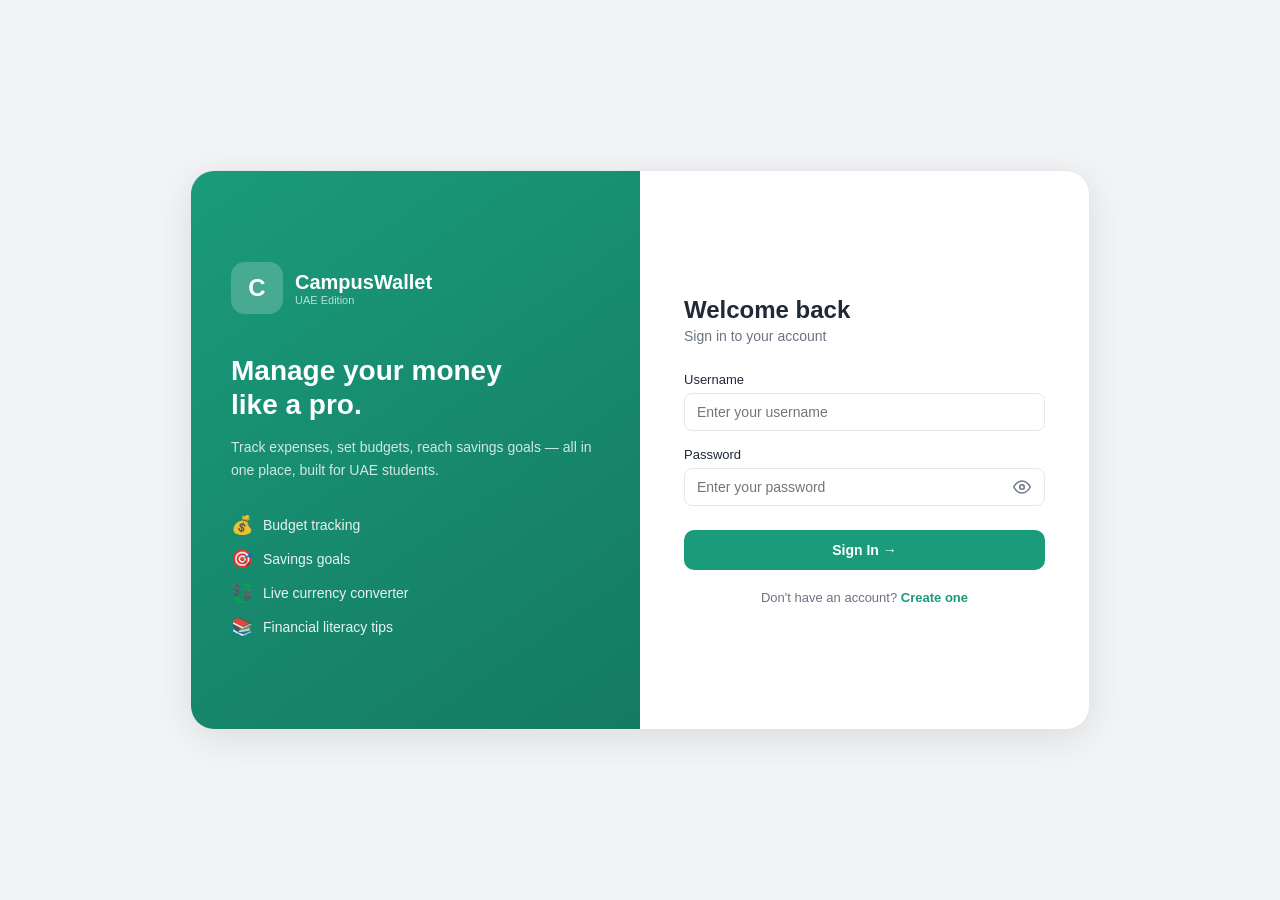
<file: add-transaction.html>
<!DOCTYPE html>
<html lang="en">
<head>
  <meta charset="UTF-8" />
  <meta name="viewport" content="width=device-width, initial-scale=1.0" />
  <title>CampusWallet – Add Transaction</title>
  <link rel="stylesheet" href="styles.css" />
</head>
<body>
  <aside class="sidebar">
    <div class="sidebar-logo">
      <div class="logo-icon">C</div>
      <div>
        <div class="logo-title">CampusWallet</div>
        <div class="logo-sub">UAE Edition</div>
      </div>
    </div>
    <nav class="sidebar-nav">
      <a href="index.html" class="nav-item">
        <svg viewBox="0 0 24 24" fill="none" stroke="currentColor" stroke-width="2"><rect x="3" y="3" width="7" height="7"/><rect x="14" y="3" width="7" height="7"/><rect x="3" y="14" width="7" height="7"/><rect x="14" y="14" width="7" height="7"/></svg>
        Dashboard
      </a>
      <a href="transactions.html" class="nav-item active">
        <svg viewBox="0 0 24 24" fill="none" stroke="currentColor" stroke-width="2"><polyline points="17 1 21 5 17 9"/><path d="M3 11V9a4 4 0 0 1 4-4h14"/><polyline points="7 23 3 19 7 15"/><path d="M21 13v2a4 4 0 0 1-4 4H3"/></svg>
        Transactions
      </a>
      <a href="budgets.html" class="nav-item">
        <svg viewBox="0 0 24 24" fill="none" stroke="currentColor" stroke-width="2"><circle cx="12" cy="12" r="10"/><line x1="12" y1="8" x2="12" y2="12"/><line x1="12" y1="16" x2="12.01" y2="16"/></svg>
        Budgets
      </a>
      <a href="goals.html" class="nav-item">
        <svg viewBox="0 0 24 24" fill="none" stroke="currentColor" stroke-width="2"><circle cx="12" cy="12" r="10"/><circle cx="12" cy="12" r="6"/><circle cx="12" cy="12" r="2"/></svg>
        Goals
      </a>
      <a href="finlearn.html" class="nav-item">
        <svg viewBox="0 0 24 24" fill="none" stroke="currentColor" stroke-width="2"><path d="M2 3h6a4 4 0 0 1 4 4v14a3 3 0 0 0-3-3H2z"/><path d="M22 3h-6a4 4 0 0 0-4 4v14a3 3 0 0 1 3-3h7z"/></svg>
        FinLearn
      </a>
      <a href="converter.html" class="nav-item">
        <svg viewBox="0 0 24 24" fill="none" stroke="currentColor" stroke-width="2"><path d="M12 1v22M17 5H9.5a3.5 3.5 0 0 0 0 7h5a3.5 3.5 0 0 1 0 7H6"/></svg>
        Converter
      </a>
      <a href="zakat.html" class="nav-item">
        <svg viewBox="0 0 24 24" fill="none" stroke="currentColor" stroke-width="2"><path d="M12 22s8-4 8-10V5l-8-3-8 3v7c0 6 8 10 8 10z"/></svg>
        Zakat
      </a>
      <a href="semester.html" class="nav-item">
        <svg viewBox="0 0 24 24" fill="none" stroke="currentColor" stroke-width="2"><path d="M22 10v6M2 10l10-5 10 5-10 5z"/><path d="M6 12v5c3 3 9 3 12 0v-5"/></svg>
        Semester
      </a>
      <a href="ramadan.html" class="nav-item">
        <svg viewBox="0 0 24 24" fill="none" stroke="currentColor" stroke-width="2"><path d="M21 12.79A9 9 0 1 1 11.21 3 7 7 0 0 0 21 12.79z"/><circle cx="18.5" cy="6.5" r="1.5" fill="currentColor" stroke="none"/></svg>
        Ramadan & Eid
      </a>
    </nav>
    <button class="theme-toggle" onclick="toggleTheme()">
      <span class="tt-icon"><svg viewBox="0 0 24 24" fill="none" stroke="currentColor" stroke-width="2" style="width:16px;height:16px"><path d="M21 12.79A9 9 0 1 1 11.21 3 7 7 0 0 0 21 12.79z"/></svg></span>
      <span class="tt-label">Dark Mode</span>
    </button>
    <button class="logout-btn" onclick="logout()">
      <svg viewBox="0 0 24 24" fill="none" stroke="currentColor" stroke-width="2"><path d="M9 21H5a2 2 0 0 1-2-2V5a2 2 0 0 1 2-2h4"/><polyline points="16 17 21 12 16 7"/><line x1="21" y1="12" x2="9" y2="12"/></svg>
      Logout
    </button>
    <div class="tip-card">
      <div class="tip-header">
        <span class="tip-icon">💡</span>
        <span class="tip-label">Tip of the day</span>
      </div>
      <p class="tip-text">Track your Metro/bus costs — they add up faster than you think!</p>
    </div>
  </aside>

  <main class="main add-tx-main">
    <div class="add-tx-header">
      <a href="transactions.html" class="back-btn">
        <svg viewBox="0 0 24 24" fill="none" stroke="currentColor" stroke-width="2.5"><polyline points="15 18 9 12 15 6"/></svg>
      </a>
      <h1>Add Transaction</h1>
    </div>

    <div class="add-tx-card card">
      <!-- Expense / Income toggle -->
      <div class="type-toggle">
        <button class="type-btn active expense-btn" id="btnExpense" onclick="setType('expense')">Expense</button>
        <button class="type-btn income-btn"          id="btnIncome"  onclick="setType('income')">Income</button>
      </div>

      <form id="txForm" onsubmit="saveTransaction(event)">
        <div class="form-group">
          <label>Title</label>
          <input type="text" id="txTitle" placeholder="e.g. Metro card recharge" required />
        </div>

        <div class="form-group">
          <label>Amount</label>
          <div class="mc-amount-row">
            <input type="number" id="txAmount" placeholder="0.00" step="0.01" min="0.01" required />
            <div class="mc-curr-wrap" id="mcCurrWrap">
              <div class="mc-trigger" id="mcTrigger" onclick="toggleMcDrop()">
                <span id="mcFlag">🇦🇪</span>
                <span id="mcCode">AED</span>
                <svg class="cs-caret" viewBox="0 0 24 24" fill="none" stroke="currentColor" stroke-width="2"><polyline points="6 9 12 15 18 9"/></svg>
              </div>
              <div class="mc-dropdown" id="mcDrop"></div>
            </div>
          </div>
          <div class="mc-preview" id="mcPreview" style="display:none">
            <svg viewBox="0 0 24 24" fill="none" stroke="currentColor" stroke-width="2" style="width:13px;height:13px;flex-shrink:0"><path d="M12 1v22M17 5H9.5a3.5 3.5 0 0 0 0 7h5a3.5 3.5 0 0 1 0 7H6"/></svg>
            <span id="mcPreviewText"></span>
          </div>
        </div>

        <div class="form-group">
          <label>Category</label>
          <div class="custom-select" id="customSelect">
            <div class="cs-trigger" id="csTrigger" onclick="toggleDropdown()">
              <span id="csLabel">Select category</span>
              <svg class="cs-caret" viewBox="0 0 24 24" fill="none" stroke="currentColor" stroke-width="2"><polyline points="6 9 12 15 18 9"/></svg>
            </div>
            <div class="cs-dropdown" id="csDropdown"></div>
          </div>
          <input type="hidden" id="txCategory" required />
        </div>

        <div class="form-group">
          <label>Date</label>
          <input type="date" id="txDate" required />
        </div>

        <div class="form-group">
          <label>Notes <span class="optional">(optional)</span></label>
          <textarea id="txNotes" placeholder="Any extra details..." rows="3"></textarea>
        </div>

        <button type="submit" class="btn-primary">Save Transaction</button>
      </form>
    </div>
  </main>

  <script src="app.js"></script>
  <script>
    initTheme();
    if (!getSession()) { window.location.replace('login.html'); }
    // Set default date to today
    document.getElementById('txDate').value = today();

    // Read ?type= param
    const params = new URLSearchParams(location.search);
    let txType = params.get('type') === 'income' ? 'income' : 'expense';
    setType(txType);

    function setType(t) {
      txType = t;
      document.getElementById('btnExpense').classList.toggle('active', t === 'expense');
      document.getElementById('btnIncome').classList.toggle('active',  t === 'income');
      // Re-build dropdown for the selected type
      buildDropdown();
    }

    // Custom dropdown
    let dropdownOpen = false;

    const RAMADAN_FIRST = ['Iftar / Suhoor', 'Sadaqah', 'Zakat & Charity', 'Eid & Gifts', 'Eid Travel', 'Eid Celebrations'];

    function buildDropdown() {
      const dd = document.getElementById('csDropdown');

      if (txType === 'income') {
        const incomeOnly = [
          { name: 'Salary / Allowance', color: '#1a9b7b' },
          { name: 'Part-time Job',      color: '#059669' },
          { name: 'Gift / Money',       color: '#d97706' },
        ];
        dd.innerHTML = incomeOnly.concat(CATEGORIES).map(c => `
          <div class="cs-option" style="color:${c.color}" data-name="${c.name}" onclick="selectCat('${c.name}')">
            ${c.emoji ? c.emoji + ' ' : ''}${c.name}
          </div>`).join('');
        return;
      }

      // During Ramadan, pin seasonal categories to the top
      const inRamadan = getCurrentRamadan() !== null;
      let ordered = [...CATEGORIES];
      if (inRamadan) {
        const top    = ordered.filter(c => RAMADAN_FIRST.includes(c.name));
        const rest   = ordered.filter(c => !RAMADAN_FIRST.includes(c.name));
        ordered      = [...top, ...rest];
        dd.innerHTML = `<div class="cs-option cs-opt-header">🌙 Ramadan categories</div>` +
          top.map(c => `<div class="cs-option" style="color:${c.color}" onclick="selectCat('${c.name}')">${c.emoji} ${c.name}</div>`).join('') +
          `<div class="cs-option cs-opt-header">All categories</div>` +
          rest.map(c => `<div class="cs-option" style="color:${c.color}" onclick="selectCat('${c.name}')">${c.emoji ? c.emoji + ' ' : ''}${c.name}</div>`).join('');
        return;
      }

      dd.innerHTML = ordered.map(c => `
        <div class="cs-option" style="color:${c.color}" data-name="${c.name}" onclick="selectCat('${c.name}')">
          ${c.emoji ? c.emoji + ' ' : ''}${c.name}
        </div>`).join('');
    }

    function toggleDropdown() {
      dropdownOpen = !dropdownOpen;
      document.getElementById('csDropdown').classList.toggle('open', dropdownOpen);
      document.getElementById('csTrigger').classList.toggle('open', dropdownOpen);
    }

    function selectCat(name) {
      document.getElementById('csLabel').textContent = name;
      const cat = CATEGORIES.find(c => c.name === name) || { color: '#1f2937' };
      document.getElementById('csLabel').style.color = cat.color || '#1a9b7b';
      document.getElementById('txCategory').value = name;
      dropdownOpen = false;
      document.getElementById('csDropdown').classList.remove('open');
      document.getElementById('csTrigger').classList.remove('open');
    }

    // Close category dropdown on outside click
    document.addEventListener('click', (e) => {
      if (!document.getElementById('customSelect').contains(e.target)) {
        dropdownOpen = false;
        document.getElementById('csDropdown').classList.remove('open');
        document.getElementById('csTrigger').classList.remove('open');
      }
      if (!document.getElementById('mcCurrWrap').contains(e.target)) {
        document.getElementById('mcDrop').classList.remove('open');
        document.getElementById('mcTrigger').classList.remove('open');
        mcDropOpen = false;
      }
    });

    // ── Multi-currency ──
    let txCurrency  = 'AED';
    let mcDropOpen  = false;
    let cachedRates = null;

    function buildMcDrop() {
      document.getElementById('mcDrop').innerHTML = CURRENCIES.map(c => `
        <div class="mc-opt${c.code === txCurrency ? ' mc-opt-sel' : ''}"
             onclick="selectMcCurrency('${c.code}')">
          <span>${c.flag}</span>
          <span class="mc-opt-code">${c.code}</span>
          <span class="mc-opt-name">${c.name}</span>
        </div>`).join('');
    }

    function toggleMcDrop() {
      mcDropOpen = !mcDropOpen;
      document.getElementById('mcDrop').classList.toggle('open', mcDropOpen);
      document.getElementById('mcTrigger').classList.toggle('open', mcDropOpen);
      if (mcDropOpen) buildMcDrop();
    }

    function selectMcCurrency(code) {
      txCurrency = code;
      const c = getCurrencyInfo(code);
      document.getElementById('mcFlag').textContent = c.flag;
      document.getElementById('mcCode').textContent = code;
      mcDropOpen = false;
      document.getElementById('mcDrop').classList.remove('open');
      document.getElementById('mcTrigger').classList.remove('open');
      updateMcPreview();
    }

    async function updateMcPreview() {
      const amountEl = document.getElementById('txAmount');
      const preview  = document.getElementById('mcPreview');
      const previewTxt = document.getElementById('mcPreviewText');

      if (txCurrency === 'AED') { preview.style.display = 'none'; return; }

      const raw = parseFloat(amountEl.value);
      if (!raw || raw <= 0) { preview.style.display = 'none'; return; }

      preview.style.display = 'flex';
      previewTxt.textContent = 'Converting…';

      if (!cachedRates) cachedRates = await getAedRates();
      const rate = cachedRates[txCurrency];
      if (!rate) { previewTxt.textContent = 'Rate unavailable'; return; }

      const aed = raw / rate;
      previewTxt.textContent = `≈ AED ${aed.toFixed(2)} (live rate)`;
    }

    document.getElementById('txAmount').addEventListener('input', updateMcPreview);

    async function saveTransaction(e) {
      e.preventDefault();
      const cat = document.getElementById('txCategory').value;
      if (!cat) { alert('Please select a category.'); return; }

      const rawAmount = parseFloat(document.getElementById('txAmount').value);
      let aedAmount   = rawAmount;

      if (txCurrency !== 'AED') {
        if (!cachedRates) cachedRates = await getAedRates();
        const rate = cachedRates[txCurrency];
        aedAmount  = rate ? rawAmount / rate : rawAmount;
      }

      const tx = {
        id:           Date.now().toString(),
        title:        document.getElementById('txTitle').value.trim(),
        category:     cat,
        amount:       txType === 'expense' ? -aedAmount : aedAmount,
        date:         document.getElementById('txDate').value,
        notes:        document.getElementById('txNotes').value.trim(),
        origCurrency: txCurrency,
        origAmount:   txType === 'expense' ? -rawAmount : rawAmount,
      };

      const txns = loadTxns();
      txns.unshift(tx);
      saveTxns(txns);
      window.location.href = 'transactions.html';
    }

    buildDropdown();
    const preselectedCat = params.get('cat');
    if (preselectedCat) selectCat(preselectedCat);
  </script>
</body>
</html>
</file>
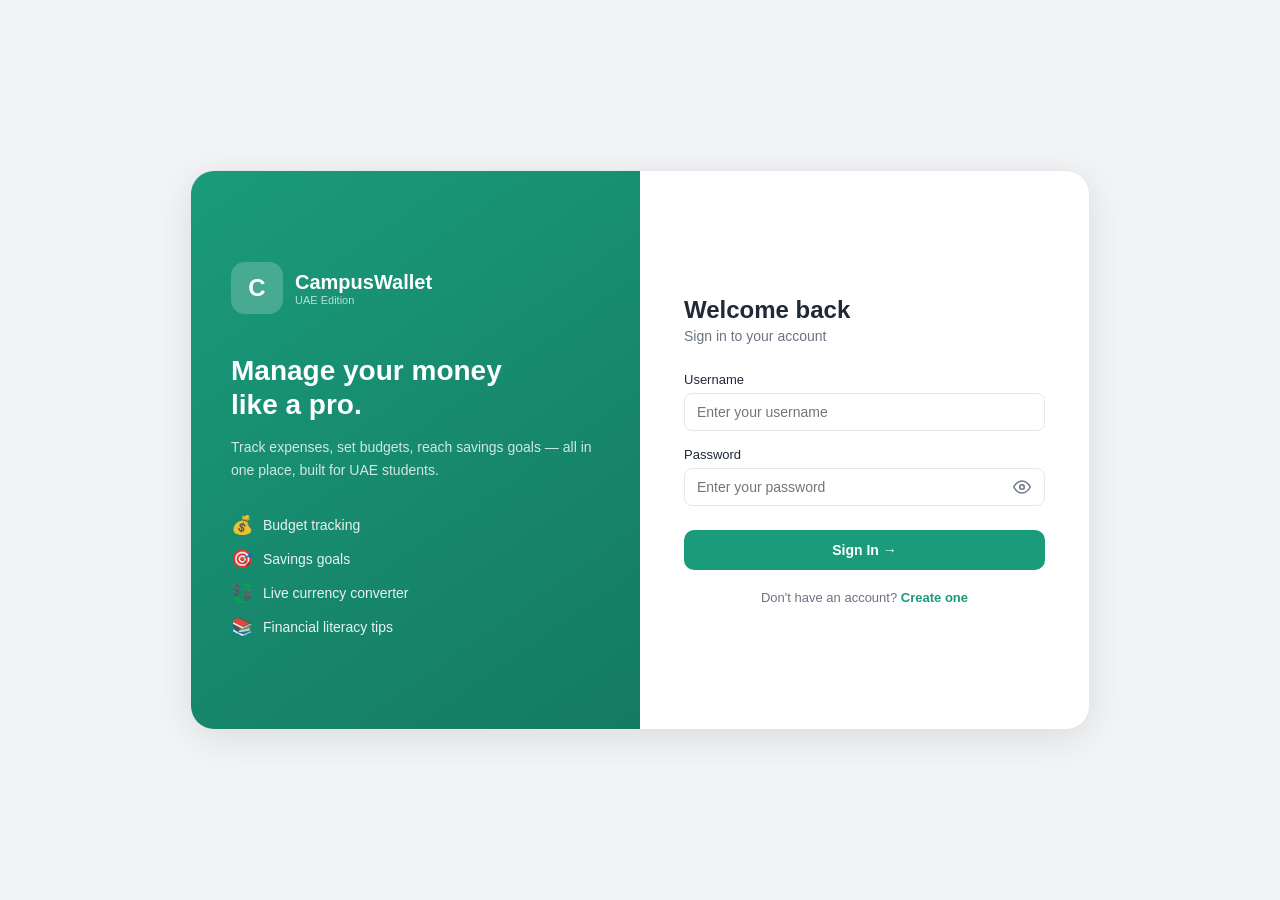
<file: budgets.html>
<!DOCTYPE html>
<html lang="en">
<head>
  <meta charset="UTF-8" />
  <meta name="viewport" content="width=device-width, initial-scale=1.0" />
  <title>CampusWallet – Budgets</title>
  <link rel="stylesheet" href="styles.css" />
</head>
<body>
  <aside class="sidebar">
    <div class="sidebar-logo">
      <div class="logo-icon">C</div>
      <div>
        <div class="logo-title">CampusWallet</div>
        <div class="logo-sub">UAE Edition</div>
      </div>
    </div>
    <nav class="sidebar-nav">
      <a href="index.html" class="nav-item">
        <svg viewBox="0 0 24 24" fill="none" stroke="currentColor" stroke-width="2"><rect x="3" y="3" width="7" height="7"/><rect x="14" y="3" width="7" height="7"/><rect x="3" y="14" width="7" height="7"/><rect x="14" y="14" width="7" height="7"/></svg>
        Dashboard
      </a>
      <a href="transactions.html" class="nav-item">
        <svg viewBox="0 0 24 24" fill="none" stroke="currentColor" stroke-width="2"><polyline points="17 1 21 5 17 9"/><path d="M3 11V9a4 4 0 0 1 4-4h14"/><polyline points="7 23 3 19 7 15"/><path d="M21 13v2a4 4 0 0 1-4 4H3"/></svg>
        Transactions
      </a>
      <a href="budgets.html" class="nav-item active">
        <svg viewBox="0 0 24 24" fill="none" stroke="currentColor" stroke-width="2"><circle cx="12" cy="12" r="10"/><line x1="12" y1="8" x2="12" y2="12"/><line x1="12" y1="16" x2="12.01" y2="16"/></svg>
        Budgets
      </a>
      <a href="goals.html" class="nav-item">
        <svg viewBox="0 0 24 24" fill="none" stroke="currentColor" stroke-width="2"><circle cx="12" cy="12" r="10"/><circle cx="12" cy="12" r="6"/><circle cx="12" cy="12" r="2"/></svg>
        Goals
      </a>
      <a href="finlearn.html" class="nav-item">
        <svg viewBox="0 0 24 24" fill="none" stroke="currentColor" stroke-width="2"><path d="M2 3h6a4 4 0 0 1 4 4v14a3 3 0 0 0-3-3H2z"/><path d="M22 3h-6a4 4 0 0 0-4 4v14a3 3 0 0 1 3-3h7z"/></svg>
        FinLearn
      </a>
      <a href="converter.html" class="nav-item">
        <svg viewBox="0 0 24 24" fill="none" stroke="currentColor" stroke-width="2"><path d="M12 1v22M17 5H9.5a3.5 3.5 0 0 0 0 7h5a3.5 3.5 0 0 1 0 7H6"/></svg>
        Converter
      </a>
      <a href="zakat.html" class="nav-item">
        <svg viewBox="0 0 24 24" fill="none" stroke="currentColor" stroke-width="2"><path d="M12 22s8-4 8-10V5l-8-3-8 3v7c0 6 8 10 8 10z"/></svg>
        Zakat
      </a>
      <a href="semester.html" class="nav-item">
        <svg viewBox="0 0 24 24" fill="none" stroke="currentColor" stroke-width="2"><path d="M22 10v6M2 10l10-5 10 5-10 5z"/><path d="M6 12v5c3 3 9 3 12 0v-5"/></svg>
        Semester
      </a>
      <a href="ramadan.html" class="nav-item">
        <svg viewBox="0 0 24 24" fill="none" stroke="currentColor" stroke-width="2"><path d="M21 12.79A9 9 0 1 1 11.21 3 7 7 0 0 0 21 12.79z"/><circle cx="18.5" cy="6.5" r="1.5" fill="currentColor" stroke="none"/></svg>
        Ramadan & Eid
      </a>
    </nav>
    <button class="theme-toggle" onclick="toggleTheme()">
      <span class="tt-icon"><svg viewBox="0 0 24 24" fill="none" stroke="currentColor" stroke-width="2" style="width:16px;height:16px"><path d="M21 12.79A9 9 0 1 1 11.21 3 7 7 0 0 0 21 12.79z"/></svg></span>
      <span class="tt-label">Dark Mode</span>
    </button>
    <button class="logout-btn" onclick="logout()">
      <svg viewBox="0 0 24 24" fill="none" stroke="currentColor" stroke-width="2"><path d="M9 21H5a2 2 0 0 1-2-2V5a2 2 0 0 1 2-2h4"/><polyline points="16 17 21 12 16 7"/><line x1="21" y1="12" x2="9" y2="12"/></svg>
      Logout
    </button>
    <div class="tip-card">
      <div class="tip-header">
        <span class="tip-icon">💡</span>
        <span class="tip-label">Tip of the day</span>
      </div>
      <p class="tip-text">Track your Metro/bus costs — they add up faster than you think!</p>
    </div>
  </aside>

  <main class="main">
    <!-- Header -->
    <div class="tx-page-header">
      <div>
        <h1>Budgets</h1>
        <p class="page-sub">Semester-smart budget planning</p>
      </div>
      <button class="btn-add" onclick="openModal()">
        <svg viewBox="0 0 24 24" fill="none" stroke="currentColor" stroke-width="2.5"><line x1="12" y1="5" x2="12" y2="19"/><line x1="5" y1="12" x2="19" y2="12"/></svg>
        New Budget
      </button>
    </div>

    <!-- Over-budget alert banner (shown when any budget is exceeded) -->
    <div class="alert-banner" id="alertBanner" style="display:none">
      <svg viewBox="0 0 24 24" fill="none" stroke="currentColor" stroke-width="2"><path d="M10.29 3.86L1.82 18a2 2 0 0 0 1.71 3h16.94a2 2 0 0 0 1.71-3L13.71 3.86a2 2 0 0 0-3.42 0z"/><line x1="12" y1="9" x2="12" y2="13"/><line x1="12" y1="17" x2="12.01" y2="17"/></svg>
      <span id="alertText">You have exceeded a budget!</span>
    </div>

    <!-- Budget grid -->
    <div class="budget-grid" id="budgetGrid"></div>

    <!-- Empty state -->
    <div class="budget-empty" id="budgetEmpty" style="display:none">
      <div class="budget-empty-icon">📊</div>
      <h3>No budgets yet</h3>
      <p>Create your first budget to start tracking your spending.</p>
      <button class="btn-add" style="margin-top:16px" onclick="openModal()">
        <svg viewBox="0 0 24 24" fill="none" stroke="currentColor" stroke-width="2.5"><line x1="12" y1="5" x2="12" y2="19"/><line x1="5" y1="12" x2="19" y2="12"/></svg>
        New Budget
      </button>
    </div>
  </main>

  <!-- Create Budget Modal -->
  <div class="modal-overlay" id="modalOverlay" onclick="handleOverlayClick(event)">
    <div class="modal budget-modal">
      <div class="modal-header">
        <h3>Create Budget</h3>
        <button class="modal-close" onclick="closeModal()">✕</button>
      </div>

      <form id="budgetForm" onsubmit="createBudget(event)">
        <div class="form-group">
          <label>Name</label>
          <input type="text" id="bName" placeholder="e.g. Monthly Food" required />
        </div>

        <div class="form-group">
          <label>Category</label>
          <div class="custom-select" id="budgetSelect">
            <div class="cs-trigger" id="bTrigger" onclick="toggleBudgetDropdown()">
              <span id="bLabel" style="color:var(--text-muted)">Select</span>
              <svg class="cs-caret" viewBox="0 0 24 24" fill="none" stroke="currentColor" stroke-width="2"><polyline points="6 9 12 15 18 9"/></svg>
            </div>
            <div class="cs-dropdown" id="bDropdown"></div>
          </div>
          <input type="hidden" id="bCategory" required />
        </div>

        <div class="form-group">
          <label>Limit (AED)</label>
          <input type="number" id="bLimit" placeholder="0.00" step="0.01" min="1" required />
        </div>

        <div class="form-group">
          <label>Period</label>
          <select id="bPeriod">
            <option value="monthly">Monthly</option>
            <option value="weekly">Weekly</option>
            <option value="semester">Semester</option>
          </select>
        </div>

        <button type="submit" class="btn-primary">Create Budget</button>
      </form>
    </div>
  </div>

  <script src="app.js"></script>
  <script>
    initTheme();
    if (!getSession()) { window.location.replace('login.html'); }
    const EXPENSE_CATS = CATEGORIES.filter(c =>
      c.name !== 'Remittance' // Remittance is usually income; keep all others
    );
    // Actually show all categories in budget so user can budget for any expense type:
    const BUDGET_CATS = CATEGORIES;

    // ── Dropdown ──
    let budgetDropOpen = false;

    function buildBudgetDropdown() {
      const dd = document.getElementById('bDropdown');
      dd.innerHTML = BUDGET_CATS.map(c => `
        <div class="cs-option" style="color:${c.color}" onclick="selectBudgetCat('${c.name}')">
          ${c.name}
        </div>`).join('');
    }

    function toggleBudgetDropdown() {
      budgetDropOpen = !budgetDropOpen;
      document.getElementById('bDropdown').classList.toggle('open', budgetDropOpen);
      document.getElementById('bTrigger').classList.toggle('open', budgetDropOpen);
    }

    function selectBudgetCat(name) {
      const cat = BUDGET_CATS.find(c => c.name === name);
      const label = document.getElementById('bLabel');
      label.textContent = name;
      label.style.color = cat ? cat.color : '#1f2937';
      document.getElementById('bCategory').value = name;
      budgetDropOpen = false;
      document.getElementById('bDropdown').classList.remove('open');
      document.getElementById('bTrigger').classList.remove('open');
    }

    document.addEventListener('click', (e) => {
      if (!document.getElementById('budgetSelect').contains(e.target)) {
        budgetDropOpen = false;
        document.getElementById('bDropdown').classList.remove('open');
        document.getElementById('bTrigger').classList.remove('open');
      }
    });

    // ── Modal ──
    function openModal() {
      buildBudgetDropdown();
      document.getElementById('modalOverlay').classList.add('open');
    }

    function closeModal() {
      document.getElementById('modalOverlay').classList.remove('open');
      document.getElementById('budgetForm').reset();
      const label = document.getElementById('bLabel');
      label.textContent = 'Select';
      label.style.color = 'var(--text-muted)';
      document.getElementById('bCategory').value = '';
    }

    function handleOverlayClick(e) {
      if (e.target === document.getElementById('modalOverlay')) closeModal();
    }

    // ── Create budget ──
    function createBudget(e) {
      e.preventDefault();
      const cat = document.getElementById('bCategory').value;
      if (!cat) { alert('Please select a category.'); return; }

      const budgets = loadBudgets();
      const existing = budgets.find(b => b.category === cat && b.period === document.getElementById('bPeriod').value);
      if (existing) {
        alert(`You already have a ${document.getElementById('bPeriod').value} budget for ${cat}.`);
        return;
      }

      budgets.push({
        id:        Date.now().toString(),
        name:      document.getElementById('bName').value.trim(),
        category:  cat,
        limit:     parseFloat(document.getElementById('bLimit').value),
        period:    document.getElementById('bPeriod').value,
        createdAt: today(),
      });
      saveBudgets(budgets);
      closeModal();
      renderBudgets();
    }

    // ── Delete budget ──
    function deleteBudget(id) {
      if (!confirm('Delete this budget?')) return;
      saveBudgets(loadBudgets().filter(b => b.id !== id));
      renderBudgets();
    }

    // ── Render ──
    function renderBudgets() {
      const budgets = loadBudgets();
      const txns    = loadTxns();
      const grid    = document.getElementById('budgetGrid');
      const empty   = document.getElementById('budgetEmpty');
      const banner  = document.getElementById('alertBanner');

      if (!budgets.length) {
        grid.innerHTML  = '';
        empty.style.display  = 'flex';
        banner.style.display = 'none';
        return;
      }
      empty.style.display = 'none';

      const overBudgets = [];

      grid.innerHTML = budgets.map(b => {
        const spent     = getSpentForBudget(b, txns);
        const pct       = b.limit > 0 ? spent / b.limit : 0;
        const barWidth  = Math.min(pct * 100, 100).toFixed(1);
        const over      = spent > b.limit;
        const nearLimit = pct >= 0.75 && !over;
        const cat       = getCat(b.category);

        const periodLabel = { monthly: 'monthly', weekly: 'weekly', semester: 'semester' }[b.period];

        let statusText, statusClass;
        if (over) {
          overBudgets.push(b.name);
          const excess = spent - b.limit;
          statusText  = `Over budget by AED ${excess.toFixed(2)}`;
          statusClass = 'status-over';
        } else if (nearLimit) {
          const rem = b.limit - spent;
          const remPct = Math.round((rem / b.limit) * 100);
          statusText  = `${remPct}% remaining — nearing limit`;
          statusClass = 'status-warn';
        } else {
          const rem = b.limit - spent;
          const remPct = Math.round((rem / b.limit) * 100);
          statusText  = `${remPct}% remaining`;
          statusClass = 'status-ok';
        }

        let barClass = 'bar-ok';
        if (nearLimit) barClass = 'bar-warn';
        if (over)      barClass = 'bar-over';

        return `
          <div class="budget-card ${over ? 'card-over' : nearLimit ? 'card-warn' : ''}">
            <div class="budget-card-top">
              <div>
                <div class="budget-name">${b.name}</div>
                <div class="budget-meta">
                  <span style="color:${cat.color}">${b.category}</span>
                  &nbsp;•&nbsp;${periodLabel}
                </div>
              </div>
              <button class="budget-del" onclick="deleteBudget('${b.id}')" title="Delete budget">
                <svg viewBox="0 0 24 24" fill="none" stroke="currentColor" stroke-width="2"><polyline points="3 6 5 6 21 6"/><path d="M19 6l-1 14H6L5 6"/><path d="M10 11v6M14 11v6"/><path d="M9 6V4h6v2"/></svg>
              </button>
            </div>

            <div class="budget-amounts">
              <span class="budget-spent ${over ? 'amt-over' : ''}">AED ${spent.toFixed(2).replace(/\B(?=(\d{3})+(?!\d))/g, ',')}</span>
              <span class="budget-limit">/ AED ${b.limit.toFixed(2).replace(/\B(?=(\d{3})+(?!\d))/g, ',')}</span>
            </div>

            <div class="budget-bar-wrap">
              <div class="budget-bar ${barClass}" style="width:${barWidth}%"></div>
            </div>

            <div class="budget-status ${statusClass}">
              ${over ? '<svg viewBox="0 0 24 24" fill="none" stroke="currentColor" stroke-width="2" style="width:13px;height:13px;flex-shrink:0"><path d="M10.29 3.86L1.82 18a2 2 0 0 0 1.71 3h16.94a2 2 0 0 0 1.71-3L13.71 3.86a2 2 0 0 0-3.42 0z"/><line x1="12" y1="9" x2="12" y2="13"/><line x1="12" y1="17" x2="12.01" y2="17"/></svg>' : ''}
              ${statusText}
            </div>
          </div>`;
      }).join('');

      // Show alert banner if any budgets exceeded
      if (overBudgets.length) {
        banner.style.display = 'flex';
        const names = overBudgets.join(', ');
        document.getElementById('alertText').textContent =
          `You have exceeded your budget for: ${names}`;
      } else {
        banner.style.display = 'none';
      }
    }

    renderBudgets();
  </script>
</body>
</html>
</file>
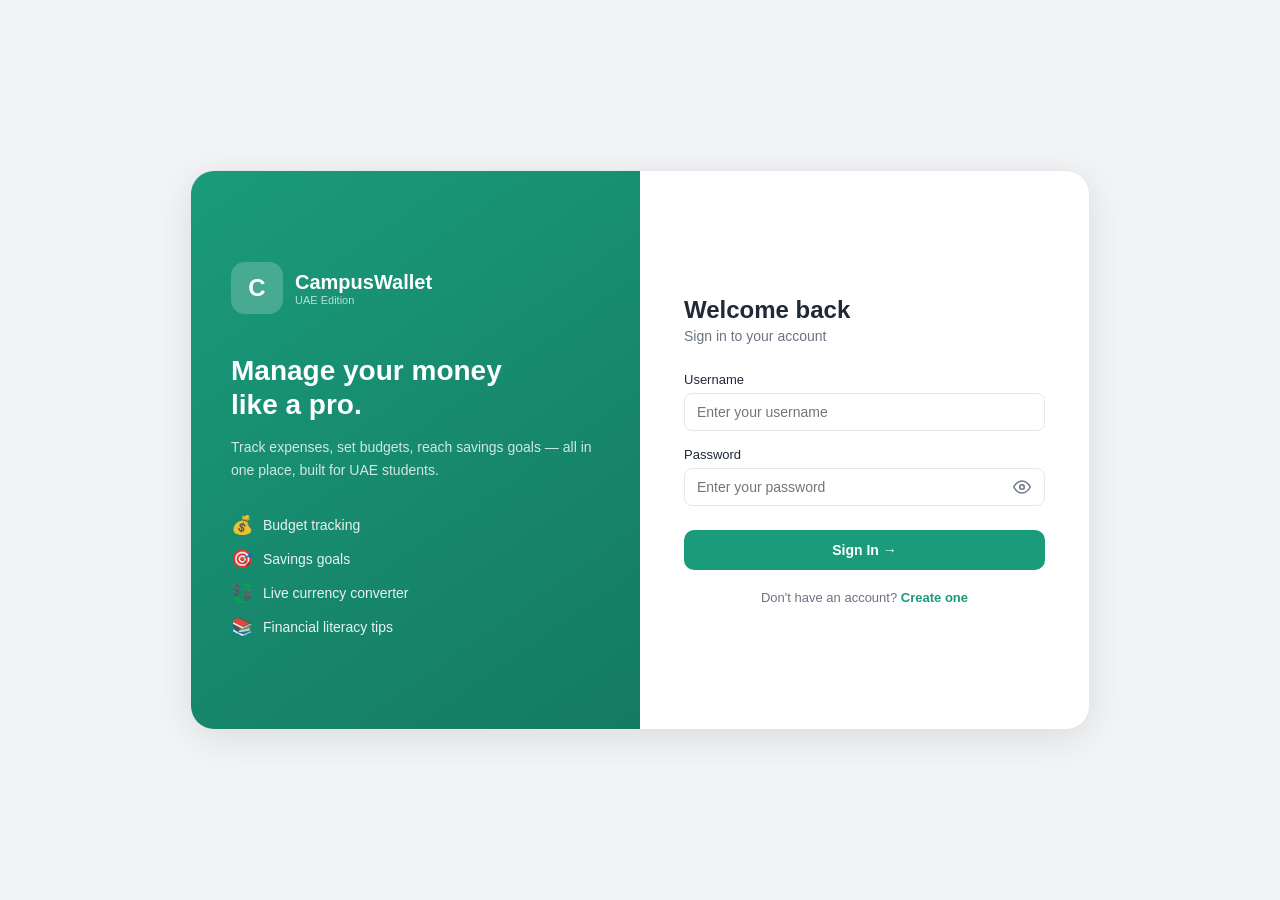
<file: converter.html>
<!DOCTYPE html>
<html lang="en">
<head>
  <meta charset="UTF-8" />
  <meta name="viewport" content="width=device-width, initial-scale=1.0" />
  <title>CampusWallet – Currency Converter</title>
  <link rel="stylesheet" href="styles.css" />
</head>
<body>
  <aside class="sidebar">
    <div class="sidebar-logo">
      <div class="logo-icon">C</div>
      <div>
        <div class="logo-title">CampusWallet</div>
        <div class="logo-sub">UAE Edition</div>
      </div>
    </div>
    <nav class="sidebar-nav">
      <a href="index.html" class="nav-item">
        <svg viewBox="0 0 24 24" fill="none" stroke="currentColor" stroke-width="2"><rect x="3" y="3" width="7" height="7"/><rect x="14" y="3" width="7" height="7"/><rect x="3" y="14" width="7" height="7"/><rect x="14" y="14" width="7" height="7"/></svg>
        Dashboard
      </a>
      <a href="transactions.html" class="nav-item">
        <svg viewBox="0 0 24 24" fill="none" stroke="currentColor" stroke-width="2"><polyline points="17 1 21 5 17 9"/><path d="M3 11V9a4 4 0 0 1 4-4h14"/><polyline points="7 23 3 19 7 15"/><path d="M21 13v2a4 4 0 0 1-4 4H3"/></svg>
        Transactions
      </a>
      <a href="budgets.html" class="nav-item">
        <svg viewBox="0 0 24 24" fill="none" stroke="currentColor" stroke-width="2"><circle cx="12" cy="12" r="10"/><line x1="12" y1="8" x2="12" y2="12"/><line x1="12" y1="16" x2="12.01" y2="16"/></svg>
        Budgets
      </a>
      <a href="goals.html" class="nav-item">
        <svg viewBox="0 0 24 24" fill="none" stroke="currentColor" stroke-width="2"><circle cx="12" cy="12" r="10"/><circle cx="12" cy="12" r="6"/><circle cx="12" cy="12" r="2"/></svg>
        Goals
      </a>
      <a href="finlearn.html" class="nav-item">
        <svg viewBox="0 0 24 24" fill="none" stroke="currentColor" stroke-width="2"><path d="M2 3h6a4 4 0 0 1 4 4v14a3 3 0 0 0-3-3H2z"/><path d="M22 3h-6a4 4 0 0 0-4 4v14a3 3 0 0 1 3-3h7z"/></svg>
        FinLearn
      </a>
      <a href="converter.html" class="nav-item active">
        <svg viewBox="0 0 24 24" fill="none" stroke="currentColor" stroke-width="2"><path d="M12 1v22M17 5H9.5a3.5 3.5 0 0 0 0 7h5a3.5 3.5 0 0 1 0 7H6"/></svg>
        Converter
      </a>
      <a href="zakat.html" class="nav-item">
        <svg viewBox="0 0 24 24" fill="none" stroke="currentColor" stroke-width="2"><path d="M12 22s8-4 8-10V5l-8-3-8 3v7c0 6 8 10 8 10z"/></svg>
        Zakat
      </a>
      <a href="semester.html" class="nav-item">
        <svg viewBox="0 0 24 24" fill="none" stroke="currentColor" stroke-width="2"><path d="M22 10v6M2 10l10-5 10 5-10 5z"/><path d="M6 12v5c3 3 9 3 12 0v-5"/></svg>
        Semester
      </a>
      <a href="ramadan.html" class="nav-item">
        <svg viewBox="0 0 24 24" fill="none" stroke="currentColor" stroke-width="2"><path d="M21 12.79A9 9 0 1 1 11.21 3 7 7 0 0 0 21 12.79z"/><circle cx="18.5" cy="6.5" r="1.5" fill="currentColor" stroke="none"/></svg>
        Ramadan & Eid
      </a>
    </nav>
    <button class="theme-toggle" onclick="toggleTheme()">
      <span class="tt-icon"><svg viewBox="0 0 24 24" fill="none" stroke="currentColor" stroke-width="2" style="width:16px;height:16px"><path d="M21 12.79A9 9 0 1 1 11.21 3 7 7 0 0 0 21 12.79z"/></svg></span>
      <span class="tt-label">Dark Mode</span>
    </button>
    <button class="logout-btn" onclick="logout()">
      <svg viewBox="0 0 24 24" fill="none" stroke="currentColor" stroke-width="2"><path d="M9 21H5a2 2 0 0 1-2-2V5a2 2 0 0 1 2-2h4"/><polyline points="16 17 21 12 16 7"/><line x1="21" y1="12" x2="9" y2="12"/></svg>
      Logout
    </button>
    <div class="tip-card">
      <div class="tip-header">
        <span class="tip-icon">💡</span>
        <span class="tip-label">Tip of the day</span>
      </div>
      <p class="tip-text">Track your Metro/bus costs — they add up faster than you think!</p>
    </div>
  </aside>

  <main class="main">
    <div class="tx-page-header">
      <div>
        <h1>Currency Converter</h1>
        <p class="page-sub">Live exchange rates for UAE students</p>
      </div>
    </div>

    <div class="conv-layout">

      <!-- ── Converter card ── -->
      <div class="card conv-card">

        <!-- From -->
        <div class="conv-section">
          <label class="conv-label">Amount</label>
          <div class="conv-row">
            <input class="conv-amount-input" type="number" id="fromAmount" value="1" min="0" step="any" />
            <div class="conv-select-wrap" id="fromWrap">
              <div class="conv-trigger" id="fromTrigger" onclick="toggleFromDrop()">
                <span id="fromFlag">🇦🇪</span>
                <span id="fromCode" style="font-weight:700">AED</span>
                <svg class="cs-caret" viewBox="0 0 24 24" fill="none" stroke="currentColor" stroke-width="2"><polyline points="6 9 12 15 18 9"/></svg>
              </div>
              <div class="conv-dropdown" id="fromDrop"></div>
            </div>
          </div>
        </div>

        <!-- Swap -->
        <div class="conv-swap-row">
          <div class="conv-divider-line"></div>
          <button class="conv-swap-btn" onclick="swapCurrencies()" title="Swap currencies">
            <svg viewBox="0 0 24 24" fill="none" stroke="currentColor" stroke-width="2.5">
              <polyline points="7 16 3 12 7 8"/><line x1="3" y1="12" x2="21" y2="12"/>
              <polyline points="17 8 21 12 17 16"/>
            </svg>
          </button>
          <div class="conv-divider-line"></div>
        </div>

        <!-- To -->
        <div class="conv-section">
          <label class="conv-label">Converted Amount</label>
          <div class="conv-row">
            <div class="conv-result-display" id="toResult">—</div>
            <div class="conv-select-wrap" id="toWrap">
              <div class="conv-trigger" id="toTrigger" onclick="toggleToDrop()">
                <span id="toFlag">🇺🇸</span>
                <span id="toCode" style="font-weight:700">USD</span>
                <svg class="cs-caret" viewBox="0 0 24 24" fill="none" stroke="currentColor" stroke-width="2"><polyline points="6 9 12 15 18 9"/></svg>
              </div>
              <div class="conv-dropdown" id="toDrop"></div>
            </div>
          </div>
        </div>

        <!-- Rate bar -->
        <div class="conv-rate-bar" id="rateBar">
          <span id="rateText" class="conv-rate-text">Fetching live rates…</span>
          <span id="rateBadge" class="conv-rate-badge"></span>
        </div>
      </div>

      <!-- ── Rates reference card ── -->
      <div class="card conv-rates-card">
        <div class="card-header" style="margin-bottom:12px">
          <h2>AED Exchange Rates</h2>
          <span id="updatedLabel" class="conv-updated">—</span>
        </div>
        <div id="ratesTable">
          <div class="empty-state" style="padding:20px 0">Loading rates…</div>
        </div>
      </div>

    </div>
  </main>

  <script src="app.js"></script>
  <script>
    initTheme();
    if (!getSession()) { window.location.replace('login.html'); }
    // CURRENCIES and FALLBACK_AED are defined in app.js

    let rates        = {};   // 1 fromCurrency = X code
    let fromCurrency = 'AED';
    let toCurrency   = 'USD';
    let isLive       = false;
    let rateDate     = '';

    function getCurr(code) {
      return CURRENCIES.find(c => c.code === code) || { code, name: code, flag: '🏳️' };
    }

    // ── Dropdown builders ──
    function buildDrop(dropId, selected, onSelect) {
      document.getElementById(dropId).innerHTML = CURRENCIES.map(c => `
        <div class="conv-opt${c.code === selected ? ' conv-opt-selected' : ''}"
             onclick="${onSelect}('${c.code}')">
          <span class="conv-opt-flag">${c.flag}</span>
          <span class="conv-opt-code">${c.code}</span>
          <span class="conv-opt-name">${c.name}</span>
          ${c.code === selected ? '<span class="conv-opt-check">✓</span>' : ''}
        </div>`).join('');
    }

    let fromOpen = false, toOpen = false;

    function toggleFromDrop() {
      fromOpen = !fromOpen;
      toOpen = false;
      document.getElementById('fromDrop').classList.toggle('open', fromOpen);
      document.getElementById('fromTrigger').classList.toggle('open', fromOpen);
      document.getElementById('toDrop').classList.remove('open');
      document.getElementById('toTrigger').classList.remove('open');
      if (fromOpen) buildDrop('fromDrop', fromCurrency, 'selectFrom');
    }

    function toggleToDrop() {
      toOpen = !toOpen;
      fromOpen = false;
      document.getElementById('toDrop').classList.toggle('open', toOpen);
      document.getElementById('toTrigger').classList.toggle('open', toOpen);
      document.getElementById('fromDrop').classList.remove('open');
      document.getElementById('fromTrigger').classList.remove('open');
      if (toOpen) buildDrop('toDrop', toCurrency, 'selectTo');
    }

    function selectFrom(code) {
      fromCurrency = code;
      const c = getCurr(code);
      document.getElementById('fromFlag').textContent = c.flag;
      document.getElementById('fromCode').textContent = c.code;
      fromOpen = false;
      document.getElementById('fromDrop').classList.remove('open');
      document.getElementById('fromTrigger').classList.remove('open');
      loadRates();
    }

    function selectTo(code) {
      toCurrency = code;
      const c = getCurr(code);
      document.getElementById('toFlag').textContent = c.flag;
      document.getElementById('toCode').textContent = c.code;
      toOpen = false;
      document.getElementById('toDrop').classList.remove('open');
      document.getElementById('toTrigger').classList.remove('open');
      convert();
    }

    document.addEventListener('click', e => {
      if (!document.getElementById('fromWrap').contains(e.target)) {
        fromOpen = false;
        document.getElementById('fromDrop').classList.remove('open');
        document.getElementById('fromTrigger').classList.remove('open');
      }
      if (!document.getElementById('toWrap').contains(e.target)) {
        toOpen = false;
        document.getElementById('toDrop').classList.remove('open');
        document.getElementById('toTrigger').classList.remove('open');
      }
    });

    // ── Load rates ──
    async function loadRates() {
      document.getElementById('rateText').textContent = 'Fetching live rates…';
      document.getElementById('rateBadge').textContent = '';
      document.getElementById('rateBadge').className = 'conv-rate-badge';

      try {
        const res = await fetch(`https://open.er-api.com/v6/latest/${fromCurrency}`);
        if (!res.ok) throw new Error('bad response');
        const data = await res.json();
        if (data.result !== 'success') throw new Error('api error');
        rates = { ...data.rates };
        isLive = true;
        rateDate = data.time_last_update_utc ? data.time_last_update_utc.slice(0, 10) : '';
      } catch {
        // Build fallback rates relative to fromCurrency
        const fromAed = FALLBACK_AED[fromCurrency] || 1;
        rates = {};
        Object.keys(FALLBACK_AED).forEach(k => {
          rates[k] = FALLBACK_AED[k] / fromAed;
        });
        isLive = false;
        rateDate = '';
      }

      convert();
      renderRatesTable();
    }

    // ── Convert ──
    function convert() {
      const amount = parseFloat(document.getElementById('fromAmount').value);
      const rate   = rates[toCurrency];

      if (isNaN(amount) || amount < 0 || !rate) {
        document.getElementById('toResult').textContent = '—';
        updateRateBar();
        return;
      }

      const result = amount * rate;
      const dp = result >= 1000 ? 2 : result >= 100 ? 2 : result >= 1 ? 4 : 6;
      document.getElementById('toResult').textContent =
        result.toLocaleString('en-US', { minimumFractionDigits: 2, maximumFractionDigits: dp });

      updateRateBar();
    }

    function updateRateBar() {
      const rate = rates[toCurrency];
      if (!rate) return;

      const fromC = getCurr(fromCurrency);
      const toC   = getCurr(toCurrency);
      const dp    = rate >= 1000 ? 2 : rate >= 100 ? 2 : rate >= 1 ? 4 : 6;

      document.getElementById('rateText').textContent =
        `${fromC.flag} 1 ${fromCurrency} = ${toC.flag} ${rate.toLocaleString('en-US', { minimumFractionDigits: 2, maximumFractionDigits: dp })} ${toCurrency}`;

      const badge = document.getElementById('rateBadge');
      if (isLive) {
        badge.textContent = `● Live · ${rateDate}`;
        badge.className   = 'conv-rate-badge badge-live';
      } else {
        badge.textContent = '○ Offline estimate';
        badge.className   = 'conv-rate-badge badge-offline';
      }
    }

    // ── Rates reference table (always AED-based) ──
    function getAedRates() {
      if (fromCurrency === 'AED') return rates;
      const aedInFrom = rates['AED'];
      if (!aedInFrom) return FALLBACK_AED;
      const out = {};
      Object.keys(rates).forEach(k => { out[k] = rates[k] / aedInFrom; });
      out['AED'] = 1;
      return out;
    }

    function renderRatesTable() {
      const aedRates = getAedRates();
      const featured = ['USD','EUR','GBP','INR','PKR','PHP','EGP','BDT','SAR','KWD','QAR','CAD','AUD','SGD','JPY'];

      document.getElementById('updatedLabel').textContent = isLive ? `Live · ${rateDate}` : 'Offline estimate';

      document.getElementById('ratesTable').innerHTML = featured
        .filter(code => aedRates[code])
        .map(code => {
          const c    = getCurr(code);
          const rate = aedRates[code];
          const dp   = rate >= 1000 ? 2 : rate >= 100 ? 2 : rate >= 1 ? 4 : 6;
          return `
            <div class="rate-row" onclick="quickConvertTo('${code}')" title="Click to convert to ${code}">
              <div class="rate-left">
                <span class="rate-flag">${c.flag}</span>
                <div>
                  <div class="rate-code">${c.code}</div>
                  <div class="rate-name">${c.name}</div>
                </div>
              </div>
              <div class="rate-right">
                <div class="rate-value">${rate.toLocaleString('en-US', { minimumFractionDigits: 2, maximumFractionDigits: dp })}</div>
                <div class="rate-sub">per AED</div>
              </div>
            </div>`;
        }).join('');
    }

    function quickConvertTo(code) {
      selectTo(code);
    }

    // ── Swap ──
    function swapCurrencies() {
      [fromCurrency, toCurrency] = [toCurrency, fromCurrency];
      document.getElementById('fromFlag').textContent = getCurr(fromCurrency).flag;
      document.getElementById('fromCode').textContent = fromCurrency;
      document.getElementById('toFlag').textContent   = getCurr(toCurrency).flag;
      document.getElementById('toCode').textContent   = toCurrency;
      loadRates();
    }

    // ── Input listener ──
    document.getElementById('fromAmount').addEventListener('input', convert);

    // ── Init ──
    loadRates();
  </script>
</body>
</html>
</file>
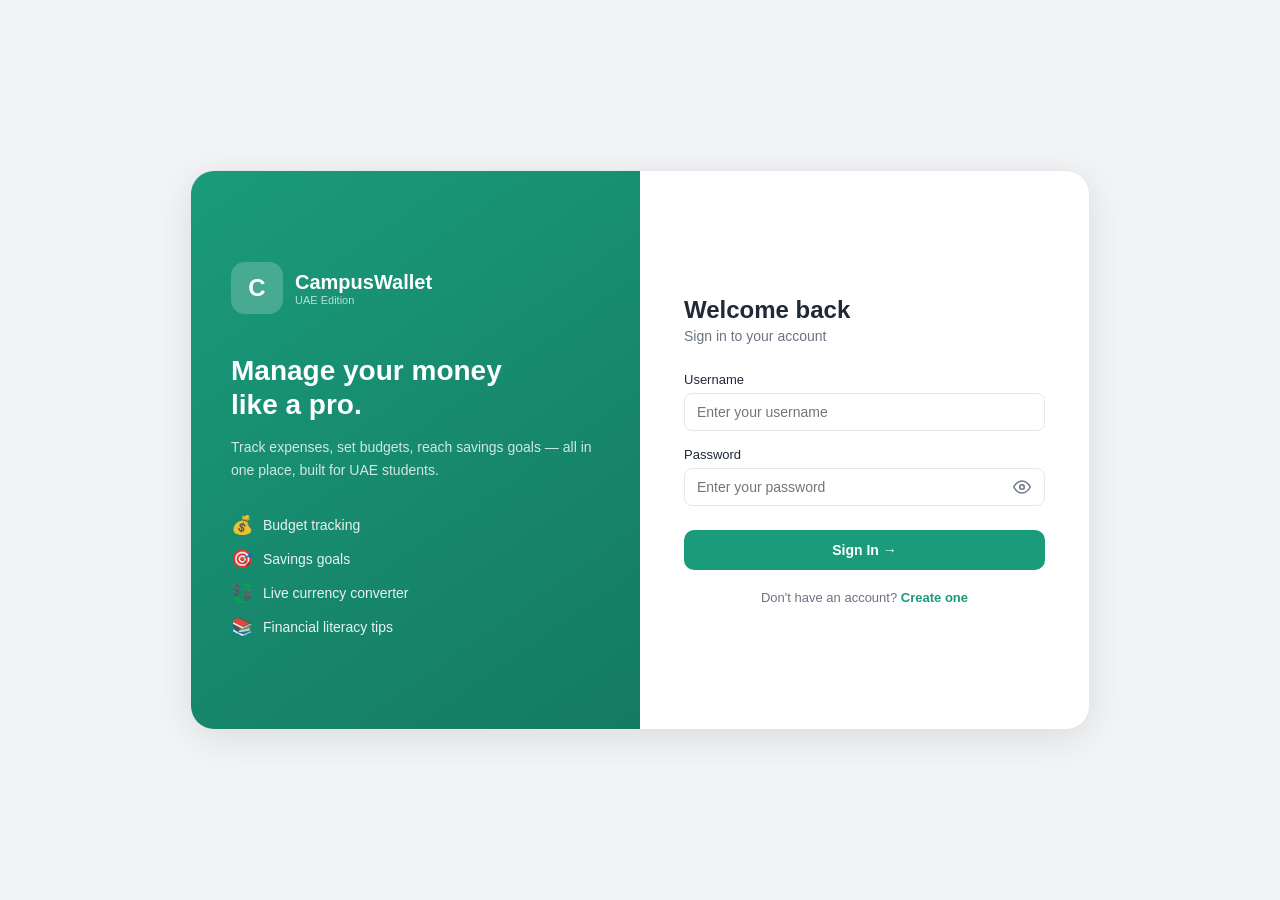
<file: finlearn.html>
<!DOCTYPE html>
<html lang="en">
<head>
  <meta charset="UTF-8" />
  <meta name="viewport" content="width=device-width, initial-scale=1.0" />
  <title>CampusWallet – FinLearn</title>
  <link rel="stylesheet" href="styles.css" />
</head>
<body>
  <aside class="sidebar">
    <div class="sidebar-logo">
      <div class="logo-icon">C</div>
      <div>
        <div class="logo-title">CampusWallet</div>
        <div class="logo-sub">UAE Edition</div>
      </div>
    </div>
    <nav class="sidebar-nav">
      <a href="index.html" class="nav-item">
        <svg viewBox="0 0 24 24" fill="none" stroke="currentColor" stroke-width="2"><rect x="3" y="3" width="7" height="7"/><rect x="14" y="3" width="7" height="7"/><rect x="3" y="14" width="7" height="7"/><rect x="14" y="14" width="7" height="7"/></svg>
        Dashboard
      </a>
      <a href="transactions.html" class="nav-item">
        <svg viewBox="0 0 24 24" fill="none" stroke="currentColor" stroke-width="2"><polyline points="17 1 21 5 17 9"/><path d="M3 11V9a4 4 0 0 1 4-4h14"/><polyline points="7 23 3 19 7 15"/><path d="M21 13v2a4 4 0 0 1-4 4H3"/></svg>
        Transactions
      </a>
      <a href="budgets.html" class="nav-item">
        <svg viewBox="0 0 24 24" fill="none" stroke="currentColor" stroke-width="2"><circle cx="12" cy="12" r="10"/><line x1="12" y1="8" x2="12" y2="12"/><line x1="12" y1="16" x2="12.01" y2="16"/></svg>
        Budgets
      </a>
      <a href="goals.html" class="nav-item">
        <svg viewBox="0 0 24 24" fill="none" stroke="currentColor" stroke-width="2"><circle cx="12" cy="12" r="10"/><circle cx="12" cy="12" r="6"/><circle cx="12" cy="12" r="2"/></svg>
        Goals
      </a>
      <a href="finlearn.html" class="nav-item active">
        <svg viewBox="0 0 24 24" fill="none" stroke="currentColor" stroke-width="2"><path d="M2 3h6a4 4 0 0 1 4 4v14a3 3 0 0 0-3-3H2z"/><path d="M22 3h-6a4 4 0 0 0-4 4v14a3 3 0 0 1 3-3h7z"/></svg>
        FinLearn
      </a>
      <a href="converter.html" class="nav-item">
        <svg viewBox="0 0 24 24" fill="none" stroke="currentColor" stroke-width="2"><path d="M12 1v22M17 5H9.5a3.5 3.5 0 0 0 0 7h5a3.5 3.5 0 0 1 0 7H6"/></svg>
        Converter
      </a>
      <a href="zakat.html" class="nav-item">
        <svg viewBox="0 0 24 24" fill="none" stroke="currentColor" stroke-width="2"><path d="M12 22s8-4 8-10V5l-8-3-8 3v7c0 6 8 10 8 10z"/></svg>
        Zakat
      </a>
      <a href="semester.html" class="nav-item">
        <svg viewBox="0 0 24 24" fill="none" stroke="currentColor" stroke-width="2"><path d="M22 10v6M2 10l10-5 10 5-10 5z"/><path d="M6 12v5c3 3 9 3 12 0v-5"/></svg>
        Semester
      </a>
      <a href="ramadan.html" class="nav-item">
        <svg viewBox="0 0 24 24" fill="none" stroke="currentColor" stroke-width="2"><path d="M21 12.79A9 9 0 1 1 11.21 3 7 7 0 0 0 21 12.79z"/><circle cx="18.5" cy="6.5" r="1.5" fill="currentColor" stroke="none"/></svg>
        Ramadan & Eid
      </a>
    </nav>
    <button class="theme-toggle" onclick="toggleTheme()">
      <span class="tt-icon"><svg viewBox="0 0 24 24" fill="none" stroke="currentColor" stroke-width="2" style="width:16px;height:16px"><path d="M21 12.79A9 9 0 1 1 11.21 3 7 7 0 0 0 21 12.79z"/></svg></span>
      <span class="tt-label">Dark Mode</span>
    </button>
    <button class="logout-btn" onclick="logout()">
      <svg viewBox="0 0 24 24" fill="none" stroke="currentColor" stroke-width="2"><path d="M9 21H5a2 2 0 0 1-2-2V5a2 2 0 0 1 2-2h4"/><polyline points="16 17 21 12 16 7"/><line x1="21" y1="12" x2="9" y2="12"/></svg>
      Logout
    </button>
    <div class="tip-card">
      <div class="tip-header">
        <span class="tip-icon">💡</span>
        <span class="tip-label">Tip of the day</span>
      </div>
      <p class="tip-text">Track your Metro/bus costs — they add up faster than you think!</p>
    </div>
  </aside>

  <main class="main">
    <div class="tx-page-header">
      <div>
        <h1>FinLearn</h1>
        <p class="page-sub">Build your financial knowledge, one tip at a time</p>
      </div>
    </div>

    <!-- Overall Progress -->
    <div class="fl-overall-progress">
      <div class="fl-overall-header">
        <span class="fl-overall-title">Your Progress</span>
        <span class="fl-overall-count" id="flCount">0 / 20 read</span>
      </div>
      <div class="fl-overall-bar-wrap">
        <div class="fl-overall-bar" id="flBar" style="width:0%"></div>
      </div>
    </div>

    <!-- Tips grid -->
    <div class="fl-grid" id="flGrid"></div>
  </main>

  <!-- Tip Modal -->
  <div class="modal-overlay" id="tipOverlay" onclick="handleTipOverlay(event)">
    <div class="modal tip-modal">
      <div class="modal-header">
        <div></div>
        <button class="modal-close" onclick="closeTipModal()">✕</button>
      </div>
      <div class="tip-modal-icon-wrap">
        <div class="tip-modal-icon" id="tipModalIcon"></div>
        <div class="tip-modal-meta">
          <div class="tip-modal-cat" id="tipModalCat"></div>
          <div class="tip-modal-title" id="tipModalTitle"></div>
        </div>
      </div>
      <div class="tip-modal-content" id="tipModalContent"></div>
      <button class="btn-gotit" id="gotitBtn" onclick="handleTipRead()">Got it! ✓</button>
    </div>
  </div>

  <script src="app.js"></script>
  <script>
    initTheme();
    if (!getSession()) { window.location.replace('login.html'); }
    let activeTipId = null;

    function renderFinlearn() {
      const read  = loadReadTips();
      const total = TIPS.length;
      const readCount = read.size;
      const pct = total > 0 ? Math.round((readCount / total) * 100) : 0;

      document.getElementById('flCount').textContent  = `${readCount} / ${total} read`;
      document.getElementById('flBar').style.width    = `${pct}%`;

      document.getElementById('flGrid').innerHTML = TIPS.map(t => {
        const isRead = read.has(t.id);
        return `
          <div class="fl-card${isRead ? ' fl-read' : ''}" onclick="openTipModal('${t.id}')">
            ${isRead ? '<span class="fl-read-badge">✓ Read</span>' : ''}
            <div class="fl-card-top">
              <div class="fl-card-icon" style="background:${t.bg}">${t.icon}</div>
              <div class="fl-card-meta">
                <span class="fl-card-cat" style="background:${t.bg};color:${t.color}">${t.category}</span>
                <div class="fl-card-title">${t.title}</div>
              </div>
            </div>
            <div class="fl-card-summary">${t.summary}</div>
            <div class="fl-card-cta">${isRead ? 'Re-read →' : 'Tap to read →'}</div>
          </div>`;
      }).join('');
    }

    function openTipModal(id) {
      const tip = TIPS.find(t => t.id === id);
      if (!tip) return;
      activeTipId = id;
      const isRead = loadReadTips().has(id);

      document.getElementById('tipModalIcon').textContent      = tip.icon;
      document.getElementById('tipModalIcon').style.background = tip.bg;
      document.getElementById('tipModalCat').textContent       = tip.category;
      document.getElementById('tipModalCat').style.background  = tip.bg;
      document.getElementById('tipModalCat').style.color       = tip.color;
      document.getElementById('tipModalTitle').textContent     = tip.title;
      document.getElementById('tipModalContent').textContent   = tip.content;

      const btn = document.getElementById('gotitBtn');
      btn.textContent = isRead ? 'Already read ✓' : 'Got it! ✓';
      btn.style.background = isRead ? '#059669' : '';

      document.getElementById('tipOverlay').classList.add('open');
    }

    function closeTipModal() {
      document.getElementById('tipOverlay').classList.remove('open');
      activeTipId = null;
    }

    function handleTipOverlay(e) {
      if (e.target === document.getElementById('tipOverlay')) closeTipModal();
    }

    function handleTipRead() {
      if (activeTipId) markTipRead(activeTipId);
      closeTipModal();
      renderFinlearn();
    }

    renderFinlearn();
  </script>
</body>
</html>
</file>
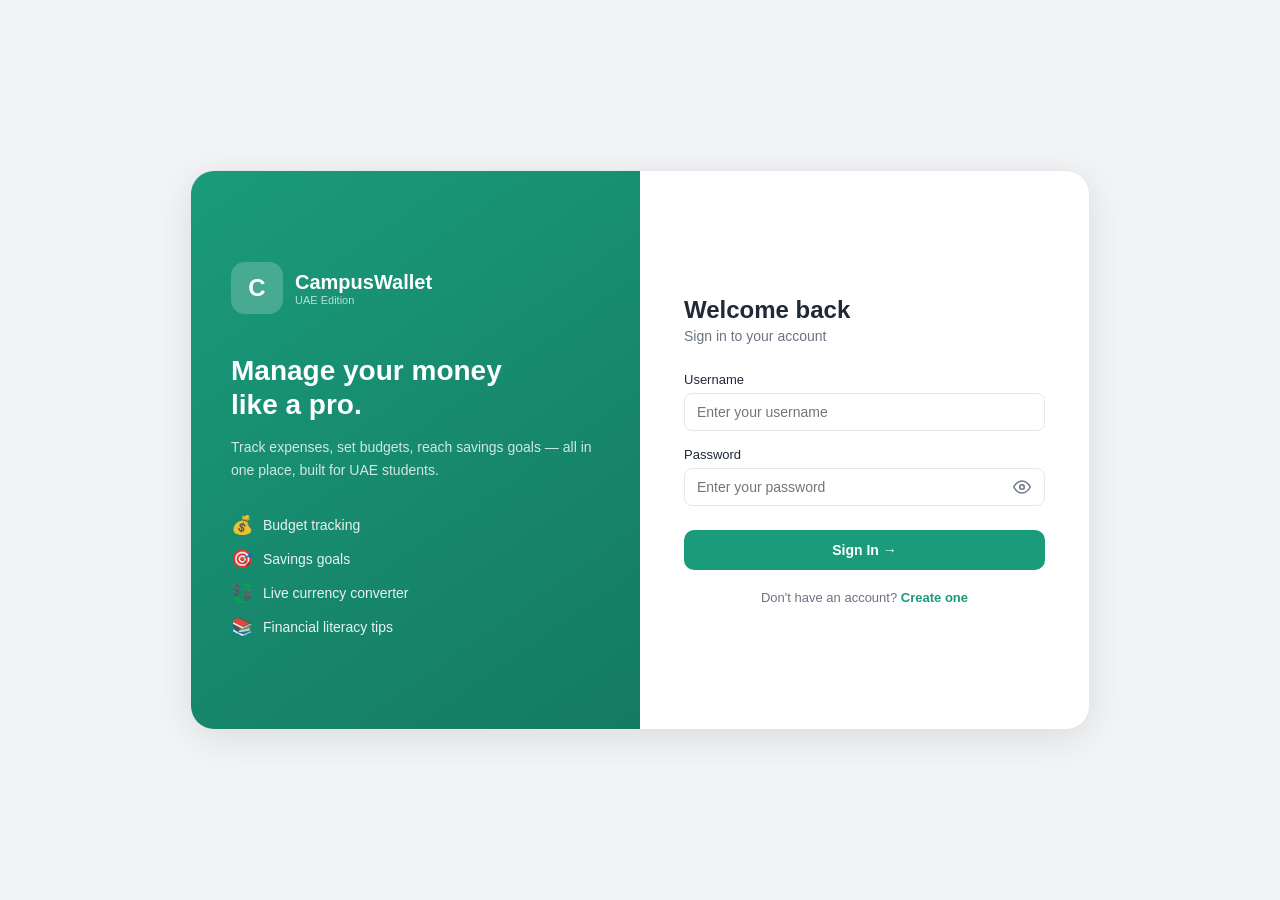
<file: goals.html>
<!DOCTYPE html>
<html lang="en">
<head>
  <meta charset="UTF-8" />
  <meta name="viewport" content="width=device-width, initial-scale=1.0" />
  <title>CampusWallet – Savings Goals</title>
  <link rel="stylesheet" href="styles.css" />
</head>
<body>
  <aside class="sidebar">
    <div class="sidebar-logo">
      <div class="logo-icon">C</div>
      <div>
        <div class="logo-title">CampusWallet</div>
        <div class="logo-sub">UAE Edition</div>
      </div>
    </div>
    <nav class="sidebar-nav">
      <a href="index.html" class="nav-item">
        <svg viewBox="0 0 24 24" fill="none" stroke="currentColor" stroke-width="2"><rect x="3" y="3" width="7" height="7"/><rect x="14" y="3" width="7" height="7"/><rect x="3" y="14" width="7" height="7"/><rect x="14" y="14" width="7" height="7"/></svg>
        Dashboard
      </a>
      <a href="transactions.html" class="nav-item">
        <svg viewBox="0 0 24 24" fill="none" stroke="currentColor" stroke-width="2"><polyline points="17 1 21 5 17 9"/><path d="M3 11V9a4 4 0 0 1 4-4h14"/><polyline points="7 23 3 19 7 15"/><path d="M21 13v2a4 4 0 0 1-4 4H3"/></svg>
        Transactions
      </a>
      <a href="budgets.html" class="nav-item">
        <svg viewBox="0 0 24 24" fill="none" stroke="currentColor" stroke-width="2"><circle cx="12" cy="12" r="10"/><line x1="12" y1="8" x2="12" y2="12"/><line x1="12" y1="16" x2="12.01" y2="16"/></svg>
        Budgets
      </a>
      <a href="goals.html" class="nav-item active">
        <svg viewBox="0 0 24 24" fill="none" stroke="currentColor" stroke-width="2"><circle cx="12" cy="12" r="10"/><circle cx="12" cy="12" r="6"/><circle cx="12" cy="12" r="2"/></svg>
        Goals
      </a>
      <a href="finlearn.html" class="nav-item">
        <svg viewBox="0 0 24 24" fill="none" stroke="currentColor" stroke-width="2"><path d="M2 3h6a4 4 0 0 1 4 4v14a3 3 0 0 0-3-3H2z"/><path d="M22 3h-6a4 4 0 0 0-4 4v14a3 3 0 0 1 3-3h7z"/></svg>
        FinLearn
      </a>
      <a href="converter.html" class="nav-item">
        <svg viewBox="0 0 24 24" fill="none" stroke="currentColor" stroke-width="2"><path d="M12 1v22M17 5H9.5a3.5 3.5 0 0 0 0 7h5a3.5 3.5 0 0 1 0 7H6"/></svg>
        Converter
      </a>
      <a href="zakat.html" class="nav-item">
        <svg viewBox="0 0 24 24" fill="none" stroke="currentColor" stroke-width="2"><path d="M12 22s8-4 8-10V5l-8-3-8 3v7c0 6 8 10 8 10z"/></svg>
        Zakat
      </a>
      <a href="semester.html" class="nav-item">
        <svg viewBox="0 0 24 24" fill="none" stroke="currentColor" stroke-width="2"><path d="M22 10v6M2 10l10-5 10 5-10 5z"/><path d="M6 12v5c3 3 9 3 12 0v-5"/></svg>
        Semester
      </a>
      <a href="ramadan.html" class="nav-item">
        <svg viewBox="0 0 24 24" fill="none" stroke="currentColor" stroke-width="2"><path d="M21 12.79A9 9 0 1 1 11.21 3 7 7 0 0 0 21 12.79z"/><circle cx="18.5" cy="6.5" r="1.5" fill="currentColor" stroke="none"/></svg>
        Ramadan & Eid
      </a>
    </nav>
    <button class="theme-toggle" onclick="toggleTheme()">
      <span class="tt-icon"><svg viewBox="0 0 24 24" fill="none" stroke="currentColor" stroke-width="2" style="width:16px;height:16px"><path d="M21 12.79A9 9 0 1 1 11.21 3 7 7 0 0 0 21 12.79z"/></svg></span>
      <span class="tt-label">Dark Mode</span>
    </button>
    <button class="logout-btn" onclick="logout()">
      <svg viewBox="0 0 24 24" fill="none" stroke="currentColor" stroke-width="2"><path d="M9 21H5a2 2 0 0 1-2-2V5a2 2 0 0 1 2-2h4"/><polyline points="16 17 21 12 16 7"/><line x1="21" y1="12" x2="9" y2="12"/></svg>
      Logout
    </button>
    <div class="tip-card">
      <div class="tip-header">
        <span class="tip-icon">💡</span>
        <span class="tip-label">Tip of the day</span>
      </div>
      <p class="tip-text">Track your Metro/bus costs — they add up faster than you think!</p>
    </div>
  </aside>

  <main class="main">
    <div class="tx-page-header">
      <div>
        <h1>Savings Goals</h1>
        <p class="page-sub">Save for what matters most</p>
      </div>
      <button class="btn-add" onclick="openCreateModal()">
        <svg viewBox="0 0 24 24" fill="none" stroke="currentColor" stroke-width="2.5"><line x1="12" y1="5" x2="12" y2="19"/><line x1="5" y1="12" x2="19" y2="12"/></svg>
        New Goal
      </button>
    </div>

    <div class="goal-grid" id="goalGrid"></div>

    <div class="goal-page-empty" id="goalEmpty" style="display:none">
      <div class="goal-page-empty-icon">🎯</div>
      <h3>No savings goals yet</h3>
      <p>Set a goal and start saving towards what matters most.</p>
      <button class="btn-add" style="margin-top:16px" onclick="openCreateModal()">
        <svg viewBox="0 0 24 24" fill="none" stroke="currentColor" stroke-width="2.5"><line x1="12" y1="5" x2="12" y2="19"/><line x1="5" y1="12" x2="19" y2="12"/></svg>
        New Goal
      </button>
    </div>
  </main>

  <!-- ── Create Goal Modal ── -->
  <div class="modal-overlay" id="createOverlay" onclick="handleCreateOverlay(event)">
    <div class="modal budget-modal">
      <div class="modal-header">
        <h3>Create Savings Goal</h3>
        <button class="modal-close" onclick="closeCreateModal()">✕</button>
      </div>
      <form id="createForm" onsubmit="createGoal(event)">
        <div class="form-group">
          <label>Goal Title</label>
          <input type="text" id="gTitle" placeholder="e.g. Flight Home" required />
        </div>

        <div class="form-group">
          <label>Target Amount (AED)</label>
          <input type="number" id="gTarget" placeholder="0.00" step="0.01" min="1" required />
        </div>

        <div class="form-group">
          <label>Deadline <span class="optional">(optional)</span></label>
          <input type="date" id="gDeadline" />
        </div>

        <div class="form-group">
          <label>Icon</label>
          <div style="position:relative" id="iconSelectWrap">
            <div class="icon-dropdown-trigger" id="iconTrigger" onclick="toggleIconDrop()">
              <span id="iconSelected">
                <span id="iconEmoji">⭐</span>
                <span id="iconName">star</span>
              </span>
              <svg class="cs-caret" viewBox="0 0 24 24" fill="none" stroke="currentColor" stroke-width="2"><polyline points="6 9 12 15 18 9"/></svg>
            </div>
            <div class="icon-dropdown-list" id="iconDrop"></div>
          </div>
        </div>

        <button type="submit" class="btn-primary">Create Goal</button>
      </form>
    </div>
  </div>

  <!-- ── Add Money Modal ── -->
  <div class="modal-overlay" id="addMoneyOverlay" onclick="handleAddMoneyOverlay(event)">
    <div class="modal add-money-modal">
      <div class="modal-header">
        <h3 id="addMoneyTitle">Add Money</h3>
        <button class="modal-close" onclick="closeAddMoneyModal()">✕</button>
      </div>
      <form id="addMoneyForm" onsubmit="submitAddMoney(event)">
        <div class="form-group">
          <label>Amount (AED)</label>
          <input type="number" id="amAmount" placeholder="0.00" step="0.01" min="0.01" required />
          <p class="balance-hint">Available balance: <span id="availableBalance">AED 0.00</span></p>
        </div>
        <button type="submit" class="btn-primary">Add Money</button>
      </form>
    </div>
  </div>

  <!-- ── Withdraw Money Modal ── -->
  <div class="modal-overlay" id="withdrawOverlay" onclick="handleWithdrawOverlay(event)">
    <div class="modal add-money-modal">
      <div class="modal-header">
        <h3 id="withdrawTitle">Withdraw Money</h3>
        <button class="modal-close" onclick="closeWithdrawModal()">✕</button>
      </div>
      <form id="withdrawForm" onsubmit="submitWithdraw(event)">
        <div class="form-group">
          <label>Amount (AED)</label>
          <input type="number" id="wdAmount" placeholder="0.00" step="0.01" min="0.01" required />
          <p class="balance-hint">Available in goal: <span id="goalSavedBalance">AED 0.00</span></p>
        </div>
        <button type="submit" class="btn-primary" style="background:#f59e0b">Withdraw to Balance</button>
      </form>
    </div>
  </div>

  <script src="app.js"></script>
  <script>
    initTheme();
    if (!getSession()) { window.location.replace('login.html'); }
    // ── Icon dropdown ──
    let iconOpen = false;
    let selectedIcon = GOAL_ICONS[8]; // default: star

    function buildIconDrop() {
      document.getElementById('iconDrop').innerHTML = GOAL_ICONS.map(ic => `
        <div class="icon-opt" onclick="selectIcon('${ic.name}')">
          <div class="icon-opt-left">
            <span style="font-size:18px">${ic.emoji}</span>
            <span>${ic.name}</span>
          </div>
          <span class="check" id="check-${ic.name}" style="display:${ic.name === selectedIcon.name ? 'block' : 'none'}">✓</span>
        </div>`).join('');
    }

    function toggleIconDrop() {
      iconOpen = !iconOpen;
      document.getElementById('iconDrop').classList.toggle('open', iconOpen);
      document.getElementById('iconTrigger').classList.toggle('open', iconOpen);
    }

    function selectIcon(name) {
      selectedIcon = getGoalIcon(name);
      document.getElementById('iconEmoji').textContent = selectedIcon.emoji;
      document.getElementById('iconName').textContent  = selectedIcon.name;
      iconOpen = false;
      document.getElementById('iconDrop').classList.remove('open');
      document.getElementById('iconTrigger').classList.remove('open');
      buildIconDrop();
    }

    document.addEventListener('click', (e) => {
      if (!document.getElementById('iconSelectWrap').contains(e.target)) {
        iconOpen = false;
        document.getElementById('iconDrop').classList.remove('open');
        document.getElementById('iconTrigger').classList.remove('open');
      }
    });

    // ── Create modal ──
    function openCreateModal() {
      buildIconDrop();
      document.getElementById('createOverlay').classList.add('open');
    }

    function closeCreateModal() {
      document.getElementById('createOverlay').classList.remove('open');
      document.getElementById('createForm').reset();
      selectedIcon = GOAL_ICONS[8];
      document.getElementById('iconEmoji').textContent = selectedIcon.emoji;
      document.getElementById('iconName').textContent  = selectedIcon.name;
      buildIconDrop();
    }

    function handleCreateOverlay(e) {
      if (e.target === document.getElementById('createOverlay')) closeCreateModal();
    }

    function createGoal(e) {
      e.preventDefault();
      const goals = loadGoals();
      goals.push({
        id:        Date.now().toString(),
        name:      document.getElementById('gTitle').value.trim(),
        target:    parseFloat(document.getElementById('gTarget').value),
        saved:     0,
        deadline:  document.getElementById('gDeadline').value,
        emoji:     selectedIcon.emoji,
        iconName:  selectedIcon.name,
        iconColor: selectedIcon.color,
        iconBg:    selectedIcon.bg,
        createdAt: today(),
      });
      saveGoals(goals);
      closeCreateModal();
      renderGoals();
    }

    // ── Add Money modal ──
    let activeGoalId = null;

    function openAddMoney(id) {
      const goal = loadGoals().find(g => g.id === id);
      if (!goal) return;
      activeGoalId = id;
      document.getElementById('addMoneyTitle').textContent = `Add to "${goal.name}"`;
      const txns    = loadTxns();
      const balance = calcTotals(txns).balance;
      document.getElementById('availableBalance').textContent = fmt(balance);
      document.getElementById('addMoneyForm').reset();
      document.getElementById('addMoneyOverlay').classList.add('open');
    }

    function closeAddMoneyModal() {
      document.getElementById('addMoneyOverlay').classList.remove('open');
      activeGoalId = null;
    }

    function handleAddMoneyOverlay(e) {
      if (e.target === document.getElementById('addMoneyOverlay')) closeAddMoneyModal();
    }

    function submitAddMoney(e) {
      e.preventDefault();
      const amount = parseFloat(document.getElementById('amAmount').value);
      if (isNaN(amount) || amount <= 0) return;

      const txns    = loadTxns();
      const balance = calcTotals(txns).balance;

      if (amount > balance) {
        alert(`Insufficient balance. You only have ${fmt(balance)} available.`);
        return;
      }

      const goals = loadGoals();
      const goal  = goals.find(g => g.id === activeGoalId);
      if (!goal) return;

      // Create transaction (deducts from balance)
      txns.unshift({
        id:       Date.now().toString(),
        title:    `Transfer to "${goal.name}"`,
        category: 'Savings Transfer',
        amount:   -amount,
        date:     today(),
        notes:    '',
      });
      saveTxns(txns);

      // Update goal savings
      goal.saved = parseFloat((goal.saved + amount).toFixed(2));
      saveGoals(goals);

      closeAddMoneyModal();
      renderGoals();
    }

    // ── Delete goal (refunds saved amount to balance) ──
    function deleteGoal(id) {
      if (!confirm('Delete this goal? Any saved amount will be returned to your balance.')) return;
      const goals = loadGoals();
      const goal  = goals.find(g => g.id === id);
      if (!goal) return;

      if (goal.saved > 0) {
        const txns = loadTxns();
        txns.unshift({
          id:       Date.now().toString(),
          title:    `Refund from "${goal.name}"`,
          category: 'Savings Transfer',
          amount:   goal.saved,
          date:     today(),
          notes:    '',
        });
        saveTxns(txns);
      }

      saveGoals(goals.filter(g => g.id !== id));
      renderGoals();
    }

    // ── Withdraw modal ──
    let activeWithdrawId = null;

    function openWithdrawModal(id) {
      const goal = loadGoals().find(g => g.id === id);
      if (!goal) return;
      activeWithdrawId = id;
      document.getElementById('withdrawTitle').textContent = `Withdraw from "${goal.name}"`;
      document.getElementById('goalSavedBalance').textContent = fmt(goal.saved);
      document.getElementById('withdrawForm').reset();
      document.getElementById('withdrawOverlay').classList.add('open');
    }

    function closeWithdrawModal() {
      document.getElementById('withdrawOverlay').classList.remove('open');
      activeWithdrawId = null;
    }

    function handleWithdrawOverlay(e) {
      if (e.target === document.getElementById('withdrawOverlay')) closeWithdrawModal();
    }

    function submitWithdraw(e) {
      e.preventDefault();
      const amount = parseFloat(document.getElementById('wdAmount').value);
      if (isNaN(amount) || amount <= 0) return;

      const goals = loadGoals();
      const goal  = goals.find(g => g.id === activeWithdrawId);
      if (!goal) return;

      if (amount > goal.saved) {
        alert(`Cannot withdraw more than ${fmt(goal.saved)} saved in this goal.`);
        return;
      }

      const txns = loadTxns();
      txns.unshift({
        id:       Date.now().toString(),
        title:    `Withdrawal from "${goal.name}"`,
        category: 'Savings Transfer',
        amount:   amount,
        date:     today(),
        notes:    '',
      });
      saveTxns(txns);

      goal.saved = parseFloat((goal.saved - amount).toFixed(2));
      saveGoals(goals);

      closeWithdrawModal();
      renderGoals();
    }

    // ── Render ──
    function renderGoals() {
      const goals = loadGoals();
      const grid  = document.getElementById('goalGrid');
      const empty = document.getElementById('goalEmpty');

      if (!goals.length) {
        grid.innerHTML = '';
        empty.style.display = 'flex';
        return;
      }
      empty.style.display = 'none';

      grid.innerHTML = goals.map(g => {
        const pct      = g.target > 0 ? Math.min((g.saved / g.target) * 100, 100) : 0;
        const done     = g.saved >= g.target;
        const barClass = done ? 'bar-ok' : pct >= 75 ? 'bar-warn' : 'bar-ok';
        const ic       = getGoalIcon(g.iconName);
        const savedFmt = g.saved.toFixed(2).replace(/\B(?=(\d{3})+(?!\d))/g, ',');
        const targFmt  = g.target.toFixed(2).replace(/\B(?=(\d{3})+(?!\d))/g, ',');

        const dueLine = g.deadline
          ? `<div class="goal-due">Due: ${g.deadline}</div>`
          : `<div class="goal-no-due">No deadline</div>`;

        return `
          <div class="goal-card">
            <div class="goal-card-top">
              <div class="goal-card-icon" style="background:${ic.bg}">${ic.emoji}</div>
              <div class="goal-card-info">
                <div class="goal-card-name">${g.name}</div>
                ${dueLine}
              </div>
              <button class="budget-del" onclick="deleteGoal('${g.id}')" title="Delete goal">
                <svg viewBox="0 0 24 24" fill="none" stroke="currentColor" stroke-width="2"><polyline points="3 6 5 6 21 6"/><path d="M19 6l-1 14H6L5 6"/><path d="M10 11v6M14 11v6"/><path d="M9 6V4h6v2"/></svg>
              </button>
            </div>

            <div class="goal-card-amounts">
              <span class="goal-saved-amt">AED ${savedFmt}</span>
              <span class="goal-target-amt">/ AED ${targFmt}</span>
            </div>

            <div class="budget-bar-wrap" style="margin-bottom:14px">
              <div class="budget-bar ${barClass}" style="width:${pct.toFixed(1)}%"></div>
            </div>

            ${done ? `<div class="goal-complete-badge">🎉 Goal reached!</div>` : ''}
            <div class="goal-btn-row">
              ${!done ? `
              <button class="add-money-btn" onclick="openAddMoney('${g.id}')">
                <svg viewBox="0 0 24 24" fill="none" stroke="currentColor" stroke-width="2"><circle cx="12" cy="12" r="10"/><line x1="12" y1="5" x2="12" y2="19"/><line x1="5" y1="12" x2="19" y2="12"/></svg>
                Add Money
              </button>` : ''}
              ${g.saved > 0 ? `
              <button class="withdraw-btn" onclick="openWithdrawModal('${g.id}')">
                <svg viewBox="0 0 24 24" fill="none" stroke="currentColor" stroke-width="2"><polyline points="17 11 12 6 7 11"/><line x1="12" y1="18" x2="12" y2="6"/></svg>
                Withdraw
              </button>` : ''}
            </div>
          </div>`;
      }).join('');
    }

    renderGoals();
  </script>
</body>
</html>
</file>
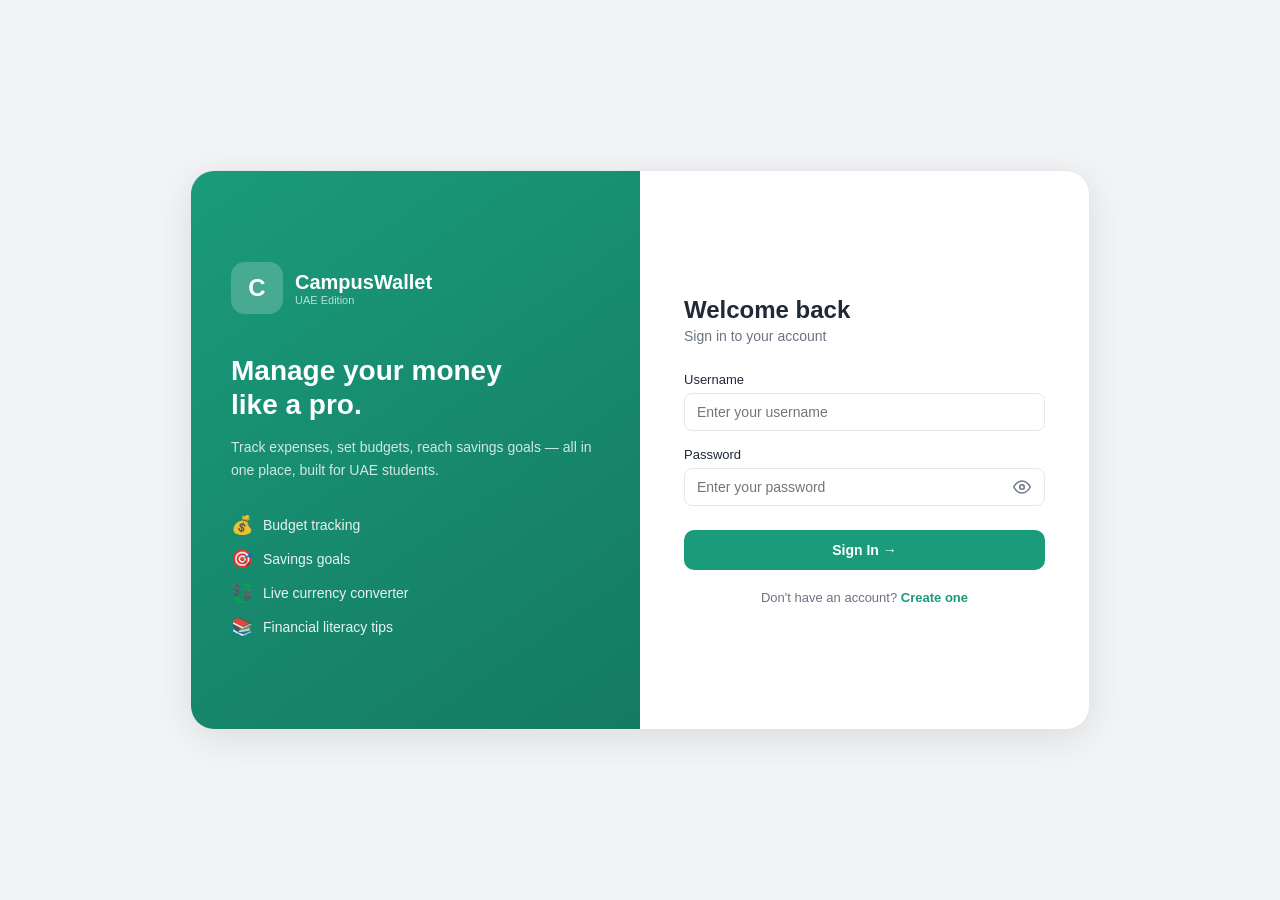
<file: login.html>
<!DOCTYPE html>
<html lang="en">
<head>
  <meta charset="UTF-8" />
  <meta name="viewport" content="width=device-width, initial-scale=1.0" />
  <title>CampusWallet – Sign In</title>
  <link rel="stylesheet" href="styles.css" />
</head>
<body class="auth-body">

  <div class="auth-wrapper">
    <!-- Left panel -->
    <div class="auth-brand">
      <div class="auth-brand-logo">
        <div class="logo-icon" style="width:52px;height:52px;font-size:24px;border-radius:14px">C</div>
        <div>
          <div class="logo-title" style="font-size:20px">CampusWallet</div>
          <div class="logo-sub">UAE Edition</div>
        </div>
      </div>
      <h1 class="auth-brand-heading">Manage your money<br/>like a pro.</h1>
      <p class="auth-brand-sub">Track expenses, set budgets, reach savings goals — all in one place, built for UAE students.</p>
      <div class="auth-features">
        <div class="auth-feature"><span>💰</span> Budget tracking</div>
        <div class="auth-feature"><span>🎯</span> Savings goals</div>
        <div class="auth-feature"><span>💱</span> Live currency converter</div>
        <div class="auth-feature"><span>📚</span> Financial literacy tips</div>
      </div>
    </div>

    <!-- Right panel: form -->
    <div class="auth-card">
      <h2 class="auth-heading">Welcome back</h2>
      <p class="auth-sub">Sign in to your account</p>

      <div class="auth-error" id="authError" style="display:none">
        <svg viewBox="0 0 24 24" fill="none" stroke="currentColor" stroke-width="2" style="width:15px;height:15px;flex-shrink:0"><circle cx="12" cy="12" r="10"/><line x1="12" y1="8" x2="12" y2="12"/><line x1="12" y1="16" x2="12.01" y2="16"/></svg>
        <span id="authErrorText">Invalid username or password.</span>
      </div>

      <form onsubmit="handleLogin(event)">
        <div class="form-group">
          <label>Username</label>
          <input type="text" id="loginUser" placeholder="Enter your username" autocomplete="username" required />
        </div>
        <div class="form-group">
          <label>Password</label>
          <div class="pw-wrap">
            <input type="password" id="loginPass" placeholder="Enter your password" autocomplete="current-password" required />
            <button type="button" class="pw-toggle" onclick="togglePw('loginPass', this)" tabindex="-1">
              <svg viewBox="0 0 24 24" fill="none" stroke="currentColor" stroke-width="2" style="width:18px;height:18px"><path d="M1 12s4-8 11-8 11 8 11 8-4 8-11 8-11-8-11-8z"/><circle cx="12" cy="12" r="3"/></svg>
            </button>
          </div>
        </div>
        <button type="submit" class="btn-primary" style="margin-top:8px">Sign In →</button>
      </form>

      <p class="auth-switch">Don't have an account? <a href="register.html">Create one</a></p>
    </div>
  </div>

  <script src="app.js"></script>
  <script>
    initTheme();
    if (getSession()) window.location.replace('index.html');

    function togglePw(id, btn) {
      const inp = document.getElementById(id);
      const show = inp.type === 'password';
      inp.type = show ? 'text' : 'password';
      btn.innerHTML = show
        ? '<svg viewBox="0 0 24 24" fill="none" stroke="currentColor" stroke-width="2" style="width:18px;height:18px"><path d="M17.94 17.94A10.07 10.07 0 0 1 12 20c-7 0-11-8-11-8a18.45 18.45 0 0 1 5.06-5.94M9.9 4.24A9.12 9.12 0 0 1 12 4c7 0 11 8 11 8a18.5 18.5 0 0 1-2.16 3.19m-6.72-1.07a3 3 0 1 1-4.24-4.24"/><line x1="1" y1="1" x2="23" y2="23"/></svg>'
        : '<svg viewBox="0 0 24 24" fill="none" stroke="currentColor" stroke-width="2" style="width:18px;height:18px"><path d="M1 12s4-8 11-8 11 8 11 8-4 8-11 8-11-8-11-8z"/><circle cx="12" cy="12" r="3"/></svg>';
    }

    function handleLogin(e) {
      e.preventDefault();
      const username = document.getElementById('loginUser').value.trim().toLowerCase();
      const password = document.getElementById('loginPass').value;
      const errEl    = document.getElementById('authError');
      errEl.style.display = 'none';

      const user = loadUser(username);
      if (!user || user.password !== password) {
        document.getElementById('authErrorText').textContent = 'Invalid username or password.';
        errEl.style.display = 'flex';
        return;
      }

      migrateUserData(username);
      setSession(username);
      window.location.replace('index.html');
    }
  </script>
</body>
</html>
</file>
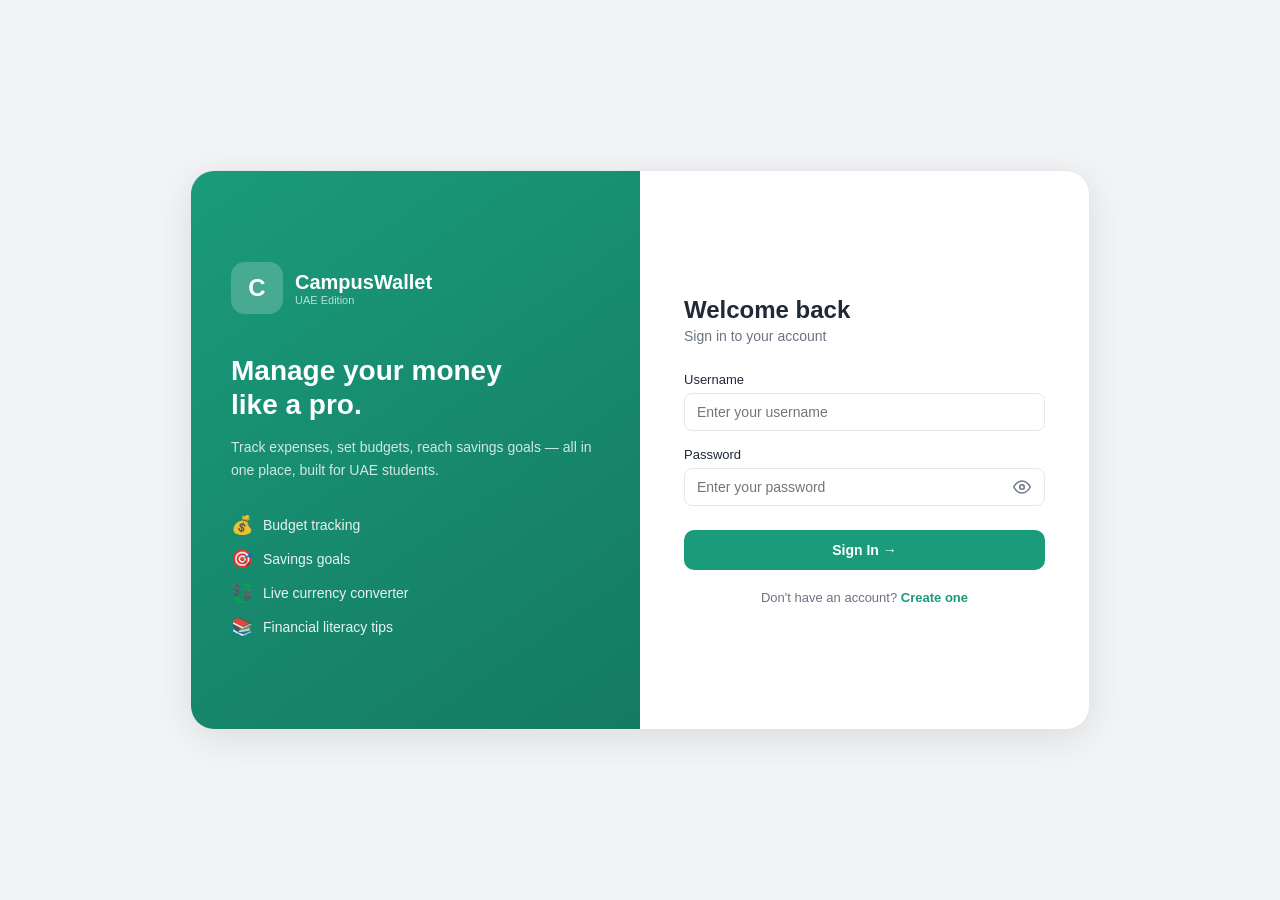
<file: ramadan.html>
<!DOCTYPE html>
<html lang="en">
<head>
  <meta charset="UTF-8" />
  <meta name="viewport" content="width=device-width, initial-scale=1.0" />
  <title>CampusWallet – Ramadan & Eid</title>
  <link rel="stylesheet" href="styles.css" />
</head>
<body>
  <aside class="sidebar">
    <div class="sidebar-logo">
      <div class="logo-icon">C</div>
      <div>
        <div class="logo-title">CampusWallet</div>
        <div class="logo-sub">UAE Edition</div>
      </div>
    </div>
    <nav class="sidebar-nav">
      <a href="index.html" class="nav-item">
        <svg viewBox="0 0 24 24" fill="none" stroke="currentColor" stroke-width="2"><rect x="3" y="3" width="7" height="7"/><rect x="14" y="3" width="7" height="7"/><rect x="3" y="14" width="7" height="7"/><rect x="14" y="14" width="7" height="7"/></svg>
        Dashboard
      </a>
      <a href="transactions.html" class="nav-item">
        <svg viewBox="0 0 24 24" fill="none" stroke="currentColor" stroke-width="2"><polyline points="17 1 21 5 17 9"/><path d="M3 11V9a4 4 0 0 1 4-4h14"/><polyline points="7 23 3 19 7 15"/><path d="M21 13v2a4 4 0 0 1-4 4H3"/></svg>
        Transactions
      </a>
      <a href="budgets.html" class="nav-item">
        <svg viewBox="0 0 24 24" fill="none" stroke="currentColor" stroke-width="2"><circle cx="12" cy="12" r="10"/><line x1="12" y1="8" x2="12" y2="12"/><line x1="12" y1="16" x2="12.01" y2="16"/></svg>
        Budgets
      </a>
      <a href="goals.html" class="nav-item">
        <svg viewBox="0 0 24 24" fill="none" stroke="currentColor" stroke-width="2"><circle cx="12" cy="12" r="10"/><circle cx="12" cy="12" r="6"/><circle cx="12" cy="12" r="2"/></svg>
        Goals
      </a>
      <a href="finlearn.html" class="nav-item">
        <svg viewBox="0 0 24 24" fill="none" stroke="currentColor" stroke-width="2"><path d="M2 3h6a4 4 0 0 1 4 4v14a3 3 0 0 0-3-3H2z"/><path d="M22 3h-6a4 4 0 0 0-4 4v14a3 3 0 0 1 3-3h7z"/></svg>
        FinLearn
      </a>
      <a href="converter.html" class="nav-item">
        <svg viewBox="0 0 24 24" fill="none" stroke="currentColor" stroke-width="2"><path d="M12 1v22M17 5H9.5a3.5 3.5 0 0 0 0 7h5a3.5 3.5 0 0 1 0 7H6"/></svg>
        Converter
      </a>
      <a href="zakat.html" class="nav-item">
        <svg viewBox="0 0 24 24" fill="none" stroke="currentColor" stroke-width="2"><path d="M12 22s8-4 8-10V5l-8-3-8 3v7c0 6 8 10 8 10z"/></svg>
        Zakat
      </a>
      <a href="ramadan.html" class="nav-item active">
        <svg viewBox="0 0 24 24" fill="none" stroke="currentColor" stroke-width="2"><path d="M21 12.79A9 9 0 1 1 11.21 3 7 7 0 0 0 21 12.79z"/><circle cx="18.5" cy="6.5" r="1.5" fill="currentColor" stroke="none"/></svg>
        Ramadan & Eid
      </a>
    </nav>
    <button class="theme-toggle" onclick="toggleTheme()">
      <span class="tt-icon"><svg viewBox="0 0 24 24" fill="none" stroke="currentColor" stroke-width="2" style="width:16px;height:16px"><path d="M21 12.79A9 9 0 1 1 11.21 3 7 7 0 0 0 21 12.79z"/></svg></span>
      <span class="tt-label">Dark Mode</span>
    </button>
    <button class="logout-btn" onclick="logout()">
      <svg viewBox="0 0 24 24" fill="none" stroke="currentColor" stroke-width="2"><path d="M9 21H5a2 2 0 0 1-2-2V5a2 2 0 0 1 2-2h4"/><polyline points="16 17 21 12 16 7"/><line x1="21" y1="12" x2="9" y2="12"/></svg>
      Logout
    </button>
    <div class="tip-card">
      <div class="tip-header">
        <span class="tip-icon">📿</span>
        <span class="tip-label">Did you know?</span>
      </div>
      <p class="tip-text">Sadaqah in Ramadan is said to be multiplied 70× — even small amounts count.</p>
    </div>
  </aside>

  <main class="main">
    <div class="page-header">
      <h1>Ramadan & Eid</h1>
      <p class="page-sub">Seasonal Islamic financial features</p>
    </div>

    <!-- Seasonal status banner -->
    <div id="rmSeasonBanner" style="margin-bottom:20px"></div>

    <!-- Two-column: Sadaqah Logger | Combined Giving -->
    <div class="rm-grid">

      <!-- Sadaqah Logger -->
      <div class="card">
        <div class="card-header" style="margin-bottom:4px">
          <h2>📿 Log Sadaqah</h2>
        </div>
        <p class="page-sub" style="margin-bottom:18px;font-size:13px">Track voluntary charity separate from Zakat</p>
        <form onsubmit="logSadaqah(event)">
          <div class="form-group">
            <label>Amount (AED)</label>
            <input type="number" id="sadaqahAmount" placeholder="0.00" step="0.01" min="0.01" required />
          </div>
          <div class="form-group">
            <label>Description <span class="optional">(optional)</span></label>
            <input type="text" id="sadaqahDesc" placeholder="e.g. Mosque donation" />
          </div>
          <div class="form-group">
            <label>Date</label>
            <input type="date" id="sadaqahDate" required />
          </div>
          <button type="submit" class="btn-primary">Log Sadaqah</button>
        </form>
      </div>

      <!-- Combined Giving -->
      <div class="card">
        <div class="card-header" style="margin-bottom:4px">
          <h2>🤲 Combined Giving</h2>
          <span class="rm-period-badge" id="givingPeriodLabel"></span>
        </div>
        <div id="givingStats"></div>
        <div class="rm-recent-header">Recent Sadaqah</div>
        <div id="sadaqahList"></div>
      </div>

    </div>

    <!-- Eid Savings Planner -->
    <div class="card rm-eid-planner">
      <div class="card-header" style="margin-bottom:4px">
        <h2>🌟 Eid Savings Planner</h2>
        <span class="rm-eid-badge" id="eidStatusBadge"></span>
      </div>
      <div id="eidPlannerContent"></div>
    </div>

  </main>

  <script src="app.js"></script>
  <script>
    initTheme();
    if (!getSession()) { window.location.replace('login.html'); }

    const ram     = getCurrentRamadan();
    const upEid   = getUpcomingEid();
    let   allTxns = loadTxns();

    // ── Seasonal status banner ──
    function renderSeasonBanner() {
      const el = document.getElementById('rmSeasonBanner');
      if (ram) {
        const start  = new Date(ram.start + 'T00:00:00');
        const end    = new Date(ram.end   + 'T00:00:00');
        const now    = new Date();
        const dayNum = Math.ceil((now - start) / 86400000);
        const total  = Math.ceil((end   - start) / 86400000) + 1;
        const left   = Math.ceil((end   - now)   / 86400000);
        el.innerHTML = `
          <div class="rm-banner rm-banner-ramadan">
            <div class="rm-banner-icon">🌙</div>
            <div class="rm-banner-body">
              <div class="rm-banner-title">Ramadan Budget Mode Active</div>
              <div class="rm-banner-sub">Day ${dayNum} of ${total} · ${left} day${left !== 1 ? 's' : ''} remaining · ${fmtIslamicDate(ram.start)} – ${fmtIslamicDate(ram.end)}</div>
            </div>
          </div>`;
      } else if (upEid) {
        const icon = upEid.type === 'Al-Fitr' ? '🌙' : '🐑';
        el.innerHTML = `
          <div class="rm-banner rm-banner-eid">
            <div class="rm-banner-icon">${icon}</div>
            <div class="rm-banner-body">
              <div class="rm-banner-title">Eid ${upEid.type} ${upEid.daysUntil > 0 ? `in ${upEid.daysUntil} days` : upEid.daysUntil === 0 ? '— Today!' : `was ${Math.abs(upEid.daysUntil)} days ago`}</div>
              <div class="rm-banner-sub">${fmtIslamicDate(upEid.date)} · Plan your Eid budget below</div>
            </div>
          </div>`;
      } else {
        const next = getNextRamadan();
        if (next) {
          const days = Math.ceil((new Date(next.start + 'T00:00:00') - new Date()) / 86400000);
          el.innerHTML = `
            <div class="rm-banner rm-banner-neutral">
              <div class="rm-banner-icon">📅</div>
              <div class="rm-banner-body">
                <div class="rm-banner-title">Next Ramadan: ${fmtIslamicDate(next.start)}</div>
                <div class="rm-banner-sub">${days} days away · Sadaqah tracking is available year-round</div>
              </div>
            </div>`;
        }
      }
    }

    // ── Combined Giving ──
    function renderGiving() {
      const periodEl = document.getElementById('givingPeriodLabel');
      const statsEl  = document.getElementById('givingStats');

      const win = ram
        ? { start: ram.start, end: ram.end, label: 'This Ramadan' }
        : (() => { const p = getLastRamadan(); return p ? { start: p.start, end: p.end, label: `Ramadan ${p.year}` } : null; })();

      if (!win) {
        periodEl.textContent = '';
        statsEl.innerHTML = '<p class="empty-state" style="padding:16px 0">No Ramadan period to display yet.</p>';
        return;
      }
      periodEl.textContent = win.label;

      const inWin   = allTxns.filter(t => t.date >= win.start && t.date <= win.end && t.amount < 0);
      const sadaqah = inWin.filter(t => t.category === 'Sadaqah').reduce((s, t) => s + Math.abs(t.amount), 0);
      const zakat   = inWin.filter(t => t.category === 'Zakat & Charity').reduce((s, t) => s + Math.abs(t.amount), 0);
      const total   = sadaqah + zakat;

      statsEl.innerHTML = `
        <div class="rm-giving-total">AED ${total.toFixed(2)}</div>
        <div class="rm-giving-label">Total Giving</div>
        <div class="rm-giving-breakdown">
          <div class="rm-giving-row">
            <span>📿 Sadaqah</span>
            <strong>AED ${sadaqah.toFixed(2)}</strong>
          </div>
          <div class="rm-giving-row">
            <span>🕌 Zakat & Charity</span>
            <strong>AED ${zakat.toFixed(2)}</strong>
          </div>
        </div>`;
    }

    // ── Sadaqah list ──
    function renderSadaqahList() {
      const el    = document.getElementById('sadaqahList');
      const items = allTxns.filter(t => t.category === 'Sadaqah' && t.amount < 0).slice(0, 6);
      if (!items.length) {
        el.innerHTML = '<p class="empty-state" style="padding:12px 0">No Sadaqah logged yet.</p>';
        return;
      }
      el.innerHTML = items.map(t => `
        <div class="tx-row">
          <div class="tx-icon" style="background:#ecfdf5;color:#059669">📿</div>
          <div class="tx-body">
            <div class="tx-name">${t.title}</div>
            <div class="tx-cat">${t.date}</div>
          </div>
          <div class="tx-right">
            <div class="tx-amount neg">− AED ${Math.abs(t.amount).toFixed(2)}</div>
          </div>
        </div>`).join('');
    }

    // ── Log Sadaqah ──
    function logSadaqah(e) {
      e.preventDefault();
      const amount = parseFloat(document.getElementById('sadaqahAmount').value);
      const desc   = document.getElementById('sadaqahDesc').value.trim() || 'Sadaqah';
      const date   = document.getElementById('sadaqahDate').value;
      const tx = {
        id: Date.now().toString(),
        title: desc,
        category: 'Sadaqah',
        amount: -amount,
        date,
        notes: '',
        origCurrency: 'AED',
        origAmount: -amount,
      };
      const txns = loadTxns();
      txns.unshift(tx);
      saveTxns(txns);
      allTxns = loadTxns();
      e.target.reset();
      document.getElementById('sadaqahDate').value = today();
      renderGiving();
      renderSadaqahList();
    }

    // ── Eid Planner ──
    const EID_GOAL_KEY  = 'cw_eid_goal';
    const EID_CATS      = ['Eid & Gifts', 'Eid Travel', 'Eid Celebrations'];

    function loadEidGoal() {
      try { return JSON.parse(localStorage.getItem(userKey(EID_GOAL_KEY))) || {}; } catch { return {}; }
    }
    function saveEidGoal(obj) {
      localStorage.setItem(userKey(EID_GOAL_KEY), JSON.stringify(obj));
    }

    function eidKey(type, date) {
      return `${type.replace(' ', '-').toLowerCase()}-${new Date(date + 'T00:00:00').getFullYear()}`;
    }

    function renderEidPlanner() {
      const content = document.getElementById('eidPlannerContent');
      const badge   = document.getElementById('eidStatusBadge');

      // Find relevant Eid (within 56 days ahead or 14 days past)
      const t = today();
      let eid = null;
      const PRE = 56, POST = 14;
      outer: for (const e of EID_DATES) {
        for (const [type, dateStr] of [['Al-Fitr', e.fitr], ['Al-Adha', e.adha]]) {
          const diff = (new Date(dateStr + 'T00:00:00') - new Date(t + 'T00:00:00')) / 86400000;
          if (diff >= -POST && diff <= PRE) { eid = { type, date: dateStr, daysUntil: Math.ceil(diff) }; break outer; }
        }
      }

      if (!eid) {
        badge.textContent = 'Off-season';
        content.innerHTML = `<p class="empty-state" style="padding:20px 0">No Eid is within the planning window right now. Check back around 8 weeks before the next Eid.</p>`;
        return;
      }

      const key    = eidKey(eid.type, eid.date);
      const goal   = loadEidGoal();
      const target = goal[key] ? goal[key].target : 0;

      // Eid spending window: 45 days before → 14 days after
      const wStart = new Date(eid.date + 'T00:00:00'); wStart.setDate(wStart.getDate() - 45);
      const wEnd   = new Date(eid.date + 'T00:00:00'); wEnd.setDate(wEnd.getDate() + 14);
      const wS = wStart.toISOString().slice(0, 10);
      const wE = wEnd.toISOString().slice(0, 10);

      const eidTxns = allTxns.filter(tx => tx.date >= wS && tx.date <= wE && tx.amount < 0 && EID_CATS.includes(tx.category));
      const spent   = eidTxns.reduce((s, tx) => s + Math.abs(tx.amount), 0);
      const pct     = target > 0 ? Math.min(100, (spent / target) * 100) : 0;
      const remaining = Math.max(0, target - spent);
      const perDay    = eid.daysUntil > 0 ? (remaining / eid.daysUntil).toFixed(2) : '0.00';

      const daysLabel = eid.daysUntil > 0
        ? `In ${eid.daysUntil} days`
        : eid.daysUntil === 0 ? 'Today!' : `${Math.abs(eid.daysUntil)} days ago`;
      badge.textContent = daysLabel;
      badge.className   = 'rm-eid-badge' + (eid.daysUntil <= 7 && eid.daysUntil >= 0 ? ' badge-imminent' : '');

      const catBreakdown = EID_CATS.map(cat => {
        const c = getCat(cat);
        const s = eidTxns.filter(tx => tx.category === cat).reduce((sum, tx) => sum + Math.abs(tx.amount), 0);
        return s > 0 ? `
          <div class="rm-eid-cat-row">
            <div class="tx-icon" style="background:${c.bg};color:${c.color};width:32px;height:32px;font-size:15px;flex-shrink:0">${c.emoji}</div>
            <span>${cat}</span>
            <strong>AED ${s.toFixed(2)}</strong>
          </div>` : '';
      }).join('');

      const eidIcon = eid.type === 'Al-Fitr' ? '🌙' : '🐑';

      content.innerHTML = `
        <div class="rm-eid-dateline">${eidIcon} Eid ${eid.type} · ${fmtIslamicDate(eid.date)}</div>
        <p class="rm-eid-note">Dates are estimated — confirm with local moon sighting announcements.</p>

        <div class="rm-eid-budget-row">
          <div class="form-group" style="margin:0;flex:1;min-width:0">
            <label>My Eid Budget (AED)</label>
            <input type="number" id="eidTarget" placeholder="e.g. 1500" step="1" min="0"
                   value="${target || ''}" />
          </div>
          ${eid.daysUntil > 0 && target > 0 ? `
          <div class="rm-eid-perday">
            <div class="rm-eid-perday-num">AED ${perDay}</div>
            <div class="rm-eid-perday-lbl">per day to<br>stay on track</div>
          </div>` : ''}
        </div>
        <button class="btn-save-eid" onclick="saveEidTarget('${key}')">Save Budget</button>

        ${target > 0 ? `
        <div class="rm-eid-progress">
          <div class="rm-eid-prog-labels">
            <span>Spent: AED ${spent.toFixed(2)}</span>
            <span>Budget: AED ${target.toFixed(2)}</span>
          </div>
          <div class="budget-bar-wrap" style="height:10px;margin:8px 0 4px">
            <div class="budget-bar ${pct >= 100 ? 'bar-over' : pct >= 75 ? 'bar-warn' : 'bar-ok'}"
                 style="width:${pct.toFixed(1)}%"></div>
          </div>
          <div class="rm-eid-prog-status">
            ${pct >= 100
              ? '<span style="color:#ef4444">⚠ Over Eid budget</span>'
              : `<span style="color:#1a9b7b">AED ${remaining.toFixed(2)} remaining</span>`}
          </div>
        </div>` : ''}

        <div class="rm-eid-section-title">Eid Spending Categories</div>
        ${catBreakdown || '<p class="empty-state" style="font-size:13px;margin:8px 0 0">No Eid spending logged yet.</p>'}

        <div class="rm-eid-section-title" style="margin-top:20px">Quick Log</div>
        <div class="rm-eid-quick-btns">
          ${EID_CATS.map(cat => {
            const c = getCat(cat);
            return `<a href="add-transaction.html?type=expense&cat=${encodeURIComponent(cat)}" class="rm-eid-quick-btn">
              ${c.emoji} ${cat.replace('Eid ', '')}
            </a>`;
          }).join('')}
        </div>`;
    }

    function saveEidTarget(key) {
      const val  = parseFloat(document.getElementById('eidTarget').value) || 0;
      const goal = loadEidGoal();
      goal[key]  = { target: val, updatedAt: today() };
      saveEidGoal(goal);
      renderEidPlanner();
    }

    // ── Init ──
    document.getElementById('sadaqahDate').value = today();
    renderSeasonBanner();
    renderGiving();
    renderSadaqahList();
    renderEidPlanner();
  </script>
</body>
</html>
</file>
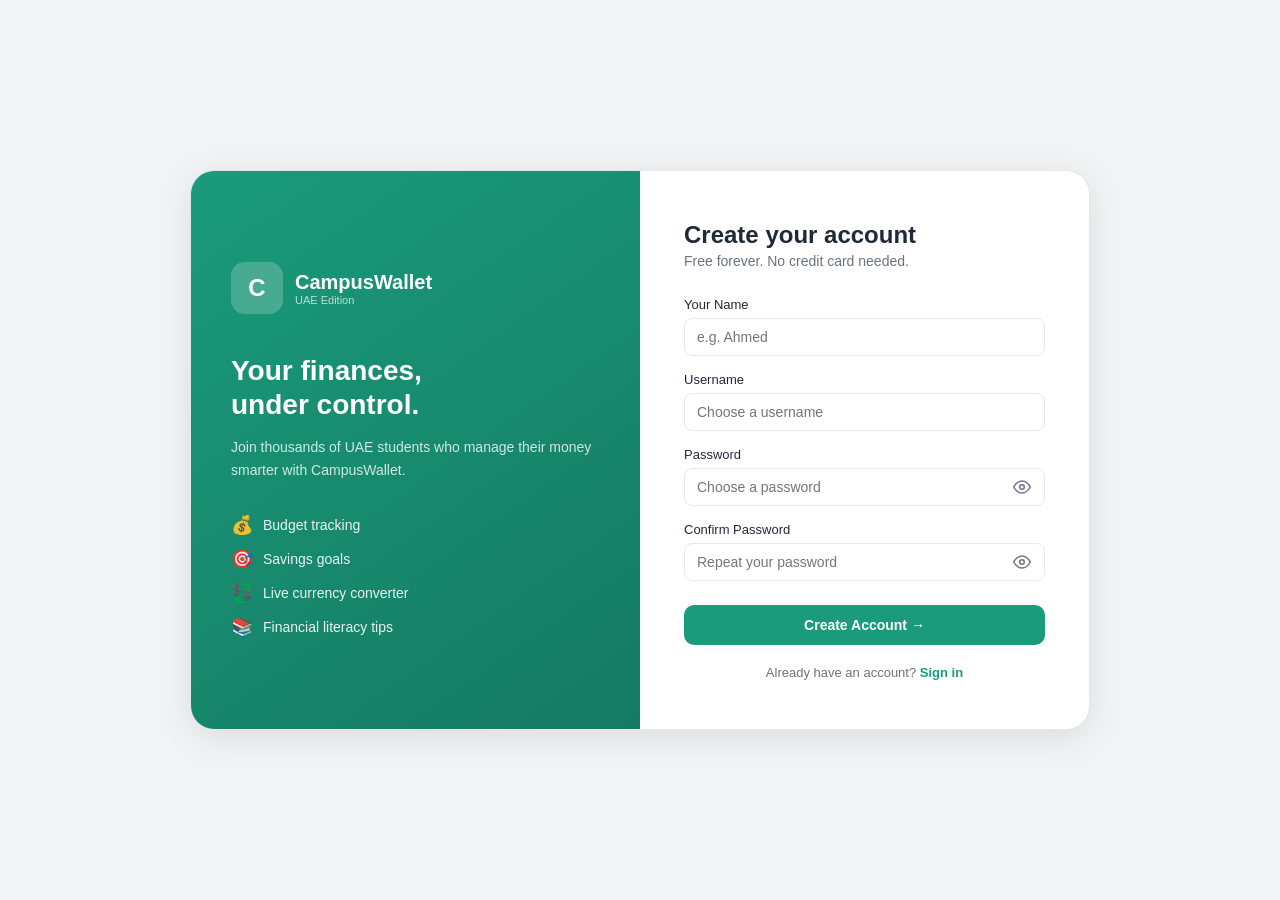
<file: register.html>
<!DOCTYPE html>
<html lang="en">
<head>
  <meta charset="UTF-8" />
  <meta name="viewport" content="width=device-width, initial-scale=1.0" />
  <title>CampusWallet – Create Account</title>
  <link rel="stylesheet" href="styles.css" />
</head>
<body class="auth-body">

  <div class="auth-wrapper">
    <!-- Left panel -->
    <div class="auth-brand">
      <div class="auth-brand-logo">
        <div class="logo-icon" style="width:52px;height:52px;font-size:24px;border-radius:14px">C</div>
        <div>
          <div class="logo-title" style="font-size:20px">CampusWallet</div>
          <div class="logo-sub">UAE Edition</div>
        </div>
      </div>
      <h1 class="auth-brand-heading">Your finances,<br/>under control.</h1>
      <p class="auth-brand-sub">Join thousands of UAE students who manage their money smarter with CampusWallet.</p>
      <div class="auth-features">
        <div class="auth-feature"><span>💰</span> Budget tracking</div>
        <div class="auth-feature"><span>🎯</span> Savings goals</div>
        <div class="auth-feature"><span>💱</span> Live currency converter</div>
        <div class="auth-feature"><span>📚</span> Financial literacy tips</div>
      </div>
    </div>

    <!-- Right panel: form -->
    <div class="auth-card">
      <h2 class="auth-heading">Create your account</h2>
      <p class="auth-sub">Free forever. No credit card needed.</p>

      <div class="auth-error" id="authError" style="display:none">
        <svg viewBox="0 0 24 24" fill="none" stroke="currentColor" stroke-width="2" style="width:15px;height:15px;flex-shrink:0"><circle cx="12" cy="12" r="10"/><line x1="12" y1="8" x2="12" y2="12"/><line x1="12" y1="16" x2="12.01" y2="16"/></svg>
        <span id="authErrorText"></span>
      </div>

      <form onsubmit="handleRegister(event)">
        <div class="form-group">
          <label>Your Name</label>
          <input type="text" id="regName" placeholder="e.g. Ahmed" autocomplete="name" required />
        </div>
        <div class="form-group">
          <label>Username</label>
          <input type="text" id="regUser" placeholder="Choose a username" autocomplete="username" required />
        </div>
        <div class="form-group">
          <label>Password</label>
          <div class="pw-wrap">
            <input type="password" id="regPass" placeholder="Choose a password" autocomplete="new-password" required />
            <button type="button" class="pw-toggle" onclick="togglePw('regPass', this)" tabindex="-1">
              <svg viewBox="0 0 24 24" fill="none" stroke="currentColor" stroke-width="2" style="width:18px;height:18px"><path d="M1 12s4-8 11-8 11 8 11 8-4 8-11 8-11-8-11-8z"/><circle cx="12" cy="12" r="3"/></svg>
            </button>
          </div>
        </div>
        <div class="form-group">
          <label>Confirm Password</label>
          <div class="pw-wrap">
            <input type="password" id="regConfirm" placeholder="Repeat your password" autocomplete="new-password" required />
            <button type="button" class="pw-toggle" onclick="togglePw('regConfirm', this)" tabindex="-1">
              <svg viewBox="0 0 24 24" fill="none" stroke="currentColor" stroke-width="2" style="width:18px;height:18px"><path d="M1 12s4-8 11-8 11 8 11 8-4 8-11 8-11-8-11-8z"/><circle cx="12" cy="12" r="3"/></svg>
            </button>
          </div>
        </div>
        <button type="submit" class="btn-primary" style="margin-top:8px">Create Account →</button>
      </form>

      <p class="auth-switch">Already have an account? <a href="login.html">Sign in</a></p>
    </div>
  </div>

  <script src="app.js"></script>
  <script>
    initTheme();
    if (getSession()) window.location.replace('index.html');

    function togglePw(id, btn) {
      const inp = document.getElementById(id);
      const show = inp.type === 'password';
      inp.type = show ? 'text' : 'password';
      btn.innerHTML = show
        ? '<svg viewBox="0 0 24 24" fill="none" stroke="currentColor" stroke-width="2" style="width:18px;height:18px"><path d="M17.94 17.94A10.07 10.07 0 0 1 12 20c-7 0-11-8-11-8a18.45 18.45 0 0 1 5.06-5.94M9.9 4.24A9.12 9.12 0 0 1 12 4c7 0 11 8 11 8a18.5 18.5 0 0 1-2.16 3.19m-6.72-1.07a3 3 0 1 1-4.24-4.24"/><line x1="1" y1="1" x2="23" y2="23"/></svg>'
        : '<svg viewBox="0 0 24 24" fill="none" stroke="currentColor" stroke-width="2" style="width:18px;height:18px"><path d="M1 12s4-8 11-8 11 8 11 8-4 8-11 8-11-8-11-8z"/><circle cx="12" cy="12" r="3"/></svg>';
    }

    function handleRegister(e) {
      e.preventDefault();
      const name     = document.getElementById('regName').value.trim();
      const username = document.getElementById('regUser').value.trim().toLowerCase();
      const password = document.getElementById('regPass').value;
      const confirm  = document.getElementById('regConfirm').value;
      const errEl    = document.getElementById('authError');
      errEl.style.display = 'none';

      if (username.length < 3) {
        document.getElementById('authErrorText').textContent = 'Username must be at least 3 characters.';
        errEl.style.display = 'flex'; return;
      }
      if (!/^[a-z0-9_]+$/.test(username)) {
        document.getElementById('authErrorText').textContent = 'Username can only contain letters, numbers, and underscores.';
        errEl.style.display = 'flex'; return;
      }
      if (password.length < 4) {
        document.getElementById('authErrorText').textContent = 'Password must be at least 4 characters.';
        errEl.style.display = 'flex'; return;
      }
      if (password !== confirm) {
        document.getElementById('authErrorText').textContent = 'Passwords do not match.';
        errEl.style.display = 'flex'; return;
      }

      if (loadUser(username)) {
        document.getElementById('authErrorText').textContent = 'That username is already taken.';
        errEl.style.display = 'flex'; return;
      }

      saveUser({ username, password, displayName: name, createdAt: today() });
      localStorage.setItem(`cw_migrated_${username}`, '1');
      localStorage.setItem(`cw_show_tutorial_${username}`, '1');
      setSession(username);
      window.location.replace('index.html');
    }
  </script>
</body>
</html>
</file>
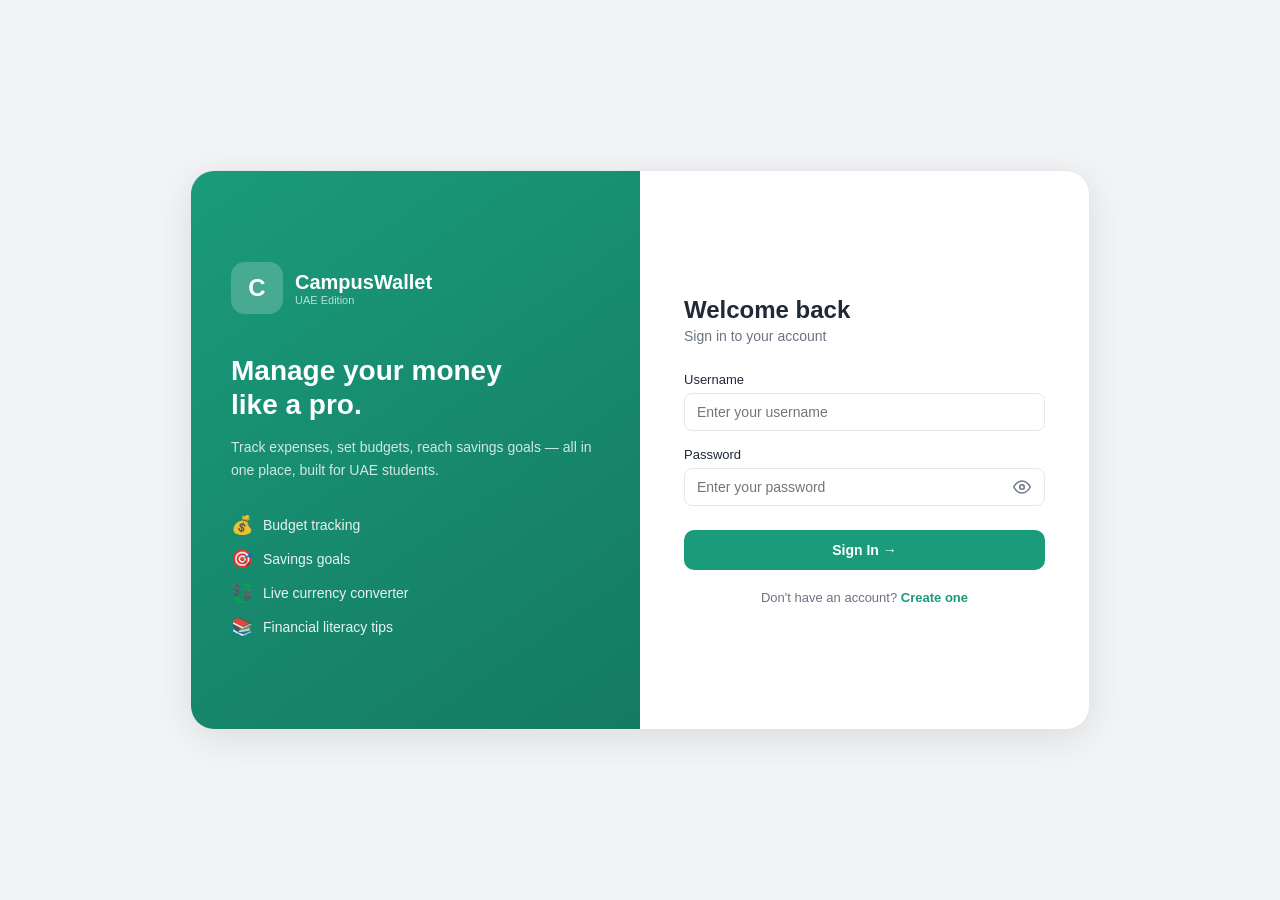
<file: semester.html>
<!DOCTYPE html>
<html lang="en">
<head>
  <meta charset="UTF-8" />
  <meta name="viewport" content="width=device-width, initial-scale=1.0" />
  <title>CampusWallet – Semester Mode</title>
  <link rel="stylesheet" href="styles.css" />
</head>
<body>
  <aside class="sidebar">
    <div class="sidebar-logo">
      <div class="logo-icon">C</div>
      <div>
        <div class="logo-title">CampusWallet</div>
        <div class="logo-sub">UAE Edition</div>
      </div>
    </div>
    <nav class="sidebar-nav">
      <a href="index.html" class="nav-item">
        <svg viewBox="0 0 24 24" fill="none" stroke="currentColor" stroke-width="2"><rect x="3" y="3" width="7" height="7"/><rect x="14" y="3" width="7" height="7"/><rect x="3" y="14" width="7" height="7"/><rect x="14" y="14" width="7" height="7"/></svg>
        Dashboard
      </a>
      <a href="transactions.html" class="nav-item">
        <svg viewBox="0 0 24 24" fill="none" stroke="currentColor" stroke-width="2"><polyline points="17 1 21 5 17 9"/><path d="M3 11V9a4 4 0 0 1 4-4h14"/><polyline points="7 23 3 19 7 15"/><path d="M21 13v2a4 4 0 0 1-4 4H3"/></svg>
        Transactions
      </a>
      <a href="budgets.html" class="nav-item">
        <svg viewBox="0 0 24 24" fill="none" stroke="currentColor" stroke-width="2"><circle cx="12" cy="12" r="10"/><line x1="12" y1="8" x2="12" y2="12"/><line x1="12" y1="16" x2="12.01" y2="16"/></svg>
        Budgets
      </a>
      <a href="goals.html" class="nav-item">
        <svg viewBox="0 0 24 24" fill="none" stroke="currentColor" stroke-width="2"><circle cx="12" cy="12" r="10"/><circle cx="12" cy="12" r="6"/><circle cx="12" cy="12" r="2"/></svg>
        Goals
      </a>
      <a href="finlearn.html" class="nav-item">
        <svg viewBox="0 0 24 24" fill="none" stroke="currentColor" stroke-width="2"><path d="M2 3h6a4 4 0 0 1 4 4v14a3 3 0 0 0-3-3H2z"/><path d="M22 3h-6a4 4 0 0 0-4 4v14a3 3 0 0 1 3-3h7z"/></svg>
        FinLearn
      </a>
      <a href="converter.html" class="nav-item">
        <svg viewBox="0 0 24 24" fill="none" stroke="currentColor" stroke-width="2"><path d="M12 1v22M17 5H9.5a3.5 3.5 0 0 0 0 7h5a3.5 3.5 0 0 1 0 7H6"/></svg>
        Converter
      </a>
      <a href="zakat.html" class="nav-item">
        <svg viewBox="0 0 24 24" fill="none" stroke="currentColor" stroke-width="2"><path d="M12 22s8-4 8-10V5l-8-3-8 3v7c0 6 8 10 8 10z"/></svg>
        Zakat
      </a>
      <a href="ramadan.html" class="nav-item">
        <svg viewBox="0 0 24 24" fill="none" stroke="currentColor" stroke-width="2"><path d="M21 12.79A9 9 0 1 1 11.21 3 7 7 0 0 0 21 12.79z"/><circle cx="18.5" cy="6.5" r="1.5" fill="currentColor" stroke="none"/></svg>
        Ramadan & Eid
      </a>
      <a href="semester.html" class="nav-item active">
        <svg viewBox="0 0 24 24" fill="none" stroke="currentColor" stroke-width="2"><path d="M22 10v6M2 10l10-5 10 5-10 5z"/><path d="M6 12v5c3 3 9 3 12 0v-5"/></svg>
        Semester
      </a>
    </nav>
    <button class="theme-toggle" onclick="toggleTheme()">
      <span class="tt-icon"><svg viewBox="0 0 24 24" fill="none" stroke="currentColor" stroke-width="2" style="width:16px;height:16px"><path d="M21 12.79A9 9 0 1 1 11.21 3 7 7 0 0 0 21 12.79z"/></svg></span>
      <span class="tt-label">Dark Mode</span>
    </button>
    <button class="logout-btn" onclick="logout()">
      <svg viewBox="0 0 24 24" fill="none" stroke="currentColor" stroke-width="2"><path d="M9 21H5a2 2 0 0 1-2-2V5a2 2 0 0 1 2-2h4"/><polyline points="16 17 21 12 16 7"/><line x1="21" y1="12" x2="9" y2="12"/></svg>
      Logout
    </button>
    <div class="tip-card">
      <div class="tip-header">
        <span class="tip-icon">🎓</span>
        <span class="tip-label">Semester tip</span>
      </div>
      <p class="tip-text">Set your semester budget on day one — then let the weekly allowance guide every spending decision.</p>
    </div>
  </aside>

  <main class="main">
    <div class="tx-page-header">
      <div>
        <h1>Semester Mode</h1>
        <p class="page-sub">Plan your semester budget and track your financial health</p>
      </div>
    </div>

    <!-- ── Setup + Health grid ── -->
    <div class="sem-top-grid">

      <!-- Semester Setup -->
      <div class="card">
        <div class="card-header" style="margin-bottom:4px">
          <h2>⚙️ Semester Setup</h2>
          <button class="sem-edit-btn" id="semEditBtn" onclick="toggleSemForm()" style="display:none">Edit</button>
        </div>

        <div id="semFormWrap">
          <form onsubmit="saveSemForm(event)" style="margin-top:12px">
            <div class="form-group">
              <label>Semester Name</label>
              <input type="text" id="semName" placeholder="e.g. Fall 2025" />
            </div>
            <div class="sem-date-row">
              <div class="form-group" style="margin:0;flex:1">
                <label>Start Date</label>
                <input type="date" id="semStart" required />
              </div>
              <div class="form-group" style="margin:0;flex:1">
                <label>End Date</label>
                <input type="date" id="semEnd" required />
              </div>
            </div>
            <div class="form-group">
              <label>Total Budget (AED)</label>
              <input type="number" id="semBudget" placeholder="e.g. 15000" step="100" min="100" required />
            </div>
            <div class="form-group">
              <label>City <span class="optional">(for template reference)</span></label>
              <select id="semCity">
                <option value="Dubai">Dubai</option>
                <option value="Abu Dhabi">Abu Dhabi</option>
                <option value="Sharjah">Sharjah</option>
                <option value="Other">Other</option>
              </select>
            </div>
            <button type="submit" class="btn-primary">Save Semester</button>
          </form>
        </div>

        <div id="semSummaryWrap" style="display:none">
          <div class="sem-summary" id="semSummaryContent"></div>
          <div class="sem-timeline" id="semTimeline"></div>
        </div>
      </div>

      <!-- Health Score -->
      <div class="card sem-health-card" id="semHealthCard" style="display:none">
        <div class="card-header" style="margin-bottom:16px">
          <h2>📊 Semester Health</h2>
          <span class="sem-health-badge" id="semHealthBadge"></span>
        </div>
        <div class="sem-health-body">
          <div class="sem-ring-wrap">
            <svg class="sem-ring-svg" viewBox="0 0 120 120">
              <circle cx="60" cy="60" r="48" fill="none" stroke="var(--border)" stroke-width="9"/>
              <circle id="semRingFill" cx="60" cy="60" r="48" fill="none"
                      stroke="#1a9b7b" stroke-width="9" stroke-linecap="round"
                      stroke-dasharray="302" stroke-dashoffset="0"
                      transform="rotate(-90 60 60)"/>
            </svg>
            <div class="sem-ring-center">
              <div class="sem-ring-num" id="semRingNum">—</div>
              <div class="sem-ring-lbl">Score</div>
            </div>
          </div>
          <div class="sem-metrics">
            <div class="sem-metric">
              <div class="sem-metric-val" id="smWeeklyBudget">—</div>
              <div class="sem-metric-lbl">Weekly budget</div>
            </div>
            <div class="sem-metric">
              <div class="sem-metric-val" id="smWeeklySpent">—</div>
              <div class="sem-metric-lbl">Spent this week</div>
            </div>
            <div class="sem-metric">
              <div class="sem-metric-val" id="smRemaining">—</div>
              <div class="sem-metric-lbl">Remaining</div>
            </div>
            <div class="sem-metric">
              <div class="sem-metric-val" id="smDaysLeft">—</div>
              <div class="sem-metric-lbl">Days left</div>
            </div>
          </div>
        </div>
        <div class="sem-health-msg" id="semHealthMsg"></div>
      </div>

    </div>

    <!-- ── Upcoming Alerts ── -->
    <div class="card" style="margin-bottom:16px">
      <div class="card-header" style="margin-bottom:4px">
        <h2>🔔 Upcoming Alerts</h2>
        <button class="btn-add" onclick="toggleAlertForm()">
          <svg viewBox="0 0 24 24" fill="none" stroke="currentColor" stroke-width="2.5"><line x1="12" y1="5" x2="12" y2="19"/><line x1="5" y1="12" x2="19" y2="12"/></svg>
          Add
        </button>
      </div>
      <p class="page-sub" style="font-size:12px;margin-bottom:14px">Set reminders for tuition, visa renewals, and health insurance — shown 30 days in advance.</p>

      <!-- Add alert inline form -->
      <div id="alertFormWrap" class="sem-alert-form" style="display:none">
        <div class="sem-date-row" style="gap:10px">
          <div class="form-group" style="margin:0;flex:2">
            <label>Description</label>
            <input type="text" id="alertLabel" placeholder="e.g. Tuition Payment — Spring Semester" required />
          </div>
          <div class="form-group" style="margin:0;flex:1">
            <label>Type</label>
            <select id="alertType" onchange="onAlertTypeChange()">
              <option value="tuition">🎓 Tuition</option>
              <option value="visa">📋 Visa</option>
              <option value="insurance">💊 Insurance</option>
              <option value="custom">📅 Custom</option>
            </select>
          </div>
        </div>
        <div class="sem-date-row" style="gap:10px">
          <div class="form-group" style="margin:0;flex:1">
            <label>Due Date</label>
            <input type="date" id="alertDate" required />
          </div>
          <div class="form-group" style="margin:0;flex:1">
            <label>Amount (AED) <span class="optional">(optional)</span></label>
            <input type="number" id="alertAmount" placeholder="0.00" step="0.01" min="0" />
          </div>
          <div class="form-group" style="margin:0;flex:1">
            <label>Alert me</label>
            <select id="alertDays">
              <option value="7">7 days before</option>
              <option value="14">14 days before</option>
              <option value="30" selected>30 days before</option>
              <option value="60">60 days before</option>
            </select>
          </div>
        </div>
        <div style="display:flex;gap:8px">
          <button class="btn-primary" style="flex:1" onclick="addAlert()">Save Alert</button>
          <button class="sem-cancel-btn" onclick="toggleAlertForm()">Cancel</button>
        </div>
      </div>

      <div id="alertList"></div>
    </div>

    <!-- ── City Budget Guide ── -->
    <div class="card">
      <div class="card-header" style="margin-bottom:12px">
        <h2>🗺️ City Budget Guide</h2>
      </div>
      <p class="page-sub" style="font-size:13px;margin-bottom:16px">Pre-set monthly cost estimates calibrated for each UAE student market. Select a city to see the breakdown, then apply it as budgets.</p>
      <div class="sem-city-tabs" id="semCityTabs">
        <button class="sem-city-tab active" onclick="showCity('Dubai')">🏙️ Dubai</button>
        <button class="sem-city-tab" onclick="showCity('Abu Dhabi')">🕌 Abu Dhabi</button>
        <button class="sem-city-tab" onclick="showCity('Sharjah')">🌆 Sharjah</button>
      </div>
      <div id="cityGuideContent"></div>
    </div>

  </main>

  <script src="app.js"></script>
  <script>
    initTheme();
    if (!getSession()) { window.location.replace('login.html'); }

    let sem      = loadSemester();
    const allTxns = loadTxns();
    let alerts   = loadSemAlerts();
    let semFormOpen = !sem;   // open if no semester yet
    let alertFormOpen = false;
    let activeCity = sem && sem.city && CITY_TEMPLATES[sem.city] ? sem.city : 'Dubai';

    // ── Semester Setup ──
    function toggleSemForm() {
      semFormOpen = !semFormOpen;
      document.getElementById('semFormWrap').style.display    = semFormOpen ? 'block' : 'none';
      document.getElementById('semSummaryWrap').style.display = semFormOpen ? 'none'  : 'block';
      if (semFormOpen && sem) populateSemForm();
    }

    function populateSemForm() {
      if (!sem) return;
      document.getElementById('semName').value   = sem.name   || '';
      document.getElementById('semStart').value  = sem.startDate || '';
      document.getElementById('semEnd').value    = sem.endDate   || '';
      document.getElementById('semBudget').value = sem.totalBudget || '';
      document.getElementById('semCity').value   = sem.city || 'Dubai';
    }

    function saveSemForm(e) {
      e.preventDefault();
      sem = {
        name:        document.getElementById('semName').value.trim() || 'Current Semester',
        startDate:   document.getElementById('semStart').value,
        endDate:     document.getElementById('semEnd').value,
        totalBudget: parseFloat(document.getElementById('semBudget').value),
        city:        document.getElementById('semCity').value,
      };
      if (sem.endDate <= sem.startDate) { alert('End date must be after start date.'); return; }
      saveSemester(sem);
      semFormOpen = false;
      renderAll();
    }

    function renderSemSetup() {
      const editBtn = document.getElementById('semEditBtn');
      editBtn.style.display = sem ? 'inline-block' : 'none';

      document.getElementById('semFormWrap').style.display    = semFormOpen ? 'block' : 'none';
      document.getElementById('semSummaryWrap').style.display = semFormOpen || !sem ? 'none' : 'block';

      if (!sem) return;
      if (semFormOpen) { populateSemForm(); return; }

      const t     = today();
      const isActive = t >= sem.startDate && t <= sem.endDate;
      const isPast   = t > sem.endDate;
      const statusLbl = isActive ? '● Active' : isPast ? 'Completed' : 'Upcoming';
      const statusCls = isActive ? 'color:#1a9b7b' : isPast ? 'color:#6b7280' : 'color:#3b82f6';

      const months = ((new Date(sem.endDate) - new Date(sem.startDate)) / 86400000 / 30.44).toFixed(1);

      document.getElementById('semSummaryContent').innerHTML = `
        <div class="sem-sum-grid">
          <div class="sem-sum-item">
            <div class="sem-sum-val">${sem.name || 'Semester'}</div>
            <div class="sem-sum-lbl">Name</div>
          </div>
          <div class="sem-sum-item">
            <div class="sem-sum-val" style="${statusCls}">${statusLbl}</div>
            <div class="sem-sum-lbl">Status</div>
          </div>
          <div class="sem-sum-item">
            <div class="sem-sum-val">AED ${sem.totalBudget.toLocaleString()}</div>
            <div class="sem-sum-lbl">Total budget</div>
          </div>
          <div class="sem-sum-item">
            <div class="sem-sum-val">${months} months</div>
            <div class="sem-sum-lbl">Duration</div>
          </div>
          <div class="sem-sum-item">
            <div class="sem-sum-val">${fmtIslamicDate(sem.startDate)}</div>
            <div class="sem-sum-lbl">Starts</div>
          </div>
          <div class="sem-sum-item">
            <div class="sem-sum-val">${fmtIslamicDate(sem.endDate)}</div>
            <div class="sem-sum-lbl">Ends</div>
          </div>
        </div>`;

      // Timeline progress bar
      const t0 = today();
      const pct = sem ? (() => {
        const total = (new Date(sem.endDate) - new Date(sem.startDate)) / 86400000;
        const elapsed = Math.max(0, Math.min(total, (new Date() - new Date(sem.startDate)) / 86400000));
        return Math.min(100, (elapsed / total) * 100);
      })() : 0;
      document.getElementById('semTimeline').innerHTML = `
        <div class="sem-timeline-wrap">
          <div class="sem-tl-labels">
            <span>${sem.startDate}</span><span>${sem.endDate}</span>
          </div>
          <div class="budget-bar-wrap" style="height:8px">
            <div class="budget-bar bar-ok" style="width:${pct.toFixed(1)}%"></div>
          </div>
          <div class="sem-tl-sub">${pct.toFixed(0)}% of semester elapsed</div>
        </div>`;
    }

    // ── Health Score ──
    const STATUS_META = {
      great:  { label: 'Ahead of budget',     color: '#1a9b7b', msg: 'You\'re spending below your weekly allowance — great discipline! Keep it up.' },
      ok:     { label: 'On track',            color: '#3b82f6', msg: 'Your spending is on pace with your semester budget. Stay consistent.' },
      warn:   { label: 'Watch your spending', color: '#f59e0b', msg: 'You\'re spending faster than your weekly allowance. Look for areas to cut back.' },
      danger: { label: 'Overspending',        color: '#ef4444', msg: 'You\'re significantly over pace. Reduce non-essential spending now to avoid running out before semester end.' },
    };

    function renderHealthScore() {
      const card = document.getElementById('semHealthCard');
      if (!sem) { card.style.display = 'none'; return; }
      const t = today();
      if (t < sem.startDate) { card.style.display = 'none'; return; }

      card.style.display = 'block';
      const h  = calcSemesterHealth(sem, allTxns);
      const m  = STATUS_META[h.status];

      // Ring
      const circumference = 302;
      const clampedScore  = Math.min(h.health, 100);
      const offset        = circumference * (1 - clampedScore / 100);
      document.getElementById('semRingFill').style.stroke          = m.color;
      document.getElementById('semRingFill').style.strokeDashoffset = offset;
      document.getElementById('semRingNum').textContent  = h.health > 150 ? '150+' : h.health;
      document.getElementById('semRingNum').style.color  = m.color;

      document.getElementById('semHealthBadge').textContent  = m.label;
      document.getElementById('semHealthBadge').style.color  = m.color;
      document.getElementById('semHealthBadge').style.background = m.color + '18';

      document.getElementById('smWeeklyBudget').textContent = `AED ${h.weeklyBudget.toLocaleString()}`;
      document.getElementById('smWeeklySpent').textContent  = `AED ${h.weeklySpent.toLocaleString()}`;
      document.getElementById('smRemaining').textContent    = `AED ${Math.round(h.remaining).toLocaleString()}`;
      document.getElementById('smDaysLeft').textContent     = `${h.daysLeft}`;

      document.getElementById('semHealthMsg').textContent = m.msg;
      document.getElementById('semHealthMsg').style.borderLeftColor = m.color;
    }

    // ── Alerts ──
    function toggleAlertForm() {
      alertFormOpen = !alertFormOpen;
      document.getElementById('alertFormWrap').style.display = alertFormOpen ? 'block' : 'none';
      if (alertFormOpen) document.getElementById('alertDate').value = today();
    }

    function onAlertTypeChange() {
      const type = document.getElementById('alertType').value;
      const meta = ALERT_TYPES[type];
      if (meta) document.getElementById('alertLabel').placeholder = meta.label;
    }

    function addAlert() {
      const label  = document.getElementById('alertLabel').value.trim();
      const date   = document.getElementById('alertDate').value;
      const type   = document.getElementById('alertType').value;
      const amount = parseFloat(document.getElementById('alertAmount').value) || 0;
      const days   = parseInt(document.getElementById('alertDays').value);

      if (!label || !date) { alert('Please fill in a description and due date.'); return; }

      alerts.push({ id: Date.now().toString(), type, label, date, amount, alertDays: days });
      alerts.sort((a, b) => a.date.localeCompare(b.date));
      saveSemAlerts(alerts);

      alertFormOpen = false;
      document.getElementById('alertFormWrap').style.display = 'none';
      document.getElementById('alertLabel').value  = '';
      document.getElementById('alertAmount').value = '';
      renderAlerts();
    }

    function deleteAlert(id) {
      alerts = alerts.filter(a => a.id !== id);
      saveSemAlerts(alerts);
      renderAlerts();
    }

    function renderAlerts() {
      const el  = document.getElementById('alertList');
      const t   = today();

      if (!alerts.length) {
        el.innerHTML = `<p class="empty-state" style="padding:16px 0">No alerts set. Add tuition dates, visa deadlines, or insurance renewals above.</p>`;
        return;
      }

      el.innerHTML = alerts.map(a => {
        const meta      = ALERT_TYPES[a.type] || ALERT_TYPES.custom;
        const diff      = Math.ceil((new Date(a.date + 'T00:00:00') - new Date(t + 'T00:00:00')) / 86400000);
        const isPast    = diff < 0;
        const isUrgent  = diff >= 0 && diff <= a.alertDays;
        const daysLabel = isPast ? `${Math.abs(diff)} days ago` : diff === 0 ? 'Today' : `In ${diff} days`;
        const urgentClass = isUrgent && !isPast ? 'sem-alert-urgent' : '';

        return `
          <div class="sem-alert-row ${urgentClass}">
            <div class="tx-icon" style="background:${meta.bg};color:${meta.color};flex-shrink:0">${meta.emoji}</div>
            <div class="tx-body">
              <div class="tx-name">${a.label}</div>
              <div class="tx-cat">${a.date}${a.amount ? ` · AED ${a.amount.toLocaleString()}` : ''}</div>
            </div>
            <div class="sem-alert-right">
              <span class="sem-days-badge ${isPast ? 'badge-past' : isUrgent ? 'badge-urgent' : ''}">${daysLabel}</span>
              <button class="tx-delete" onclick="deleteAlert('${a.id}')" title="Remove">
                <svg viewBox="0 0 24 24" fill="none" stroke="currentColor" stroke-width="2"><polyline points="3 6 5 6 21 6"/><path d="M19 6l-1 14H6L5 6"/><path d="M10 11v6M14 11v6"/><path d="M9 6V4h6v2"/></svg>
              </button>
            </div>
          </div>`;
      }).join('');
    }

    // ── City Budget Guide ──
    let currentCity = activeCity;

    function showCity(city) {
      currentCity = city;
      document.querySelectorAll('.sem-city-tab').forEach(btn => {
        btn.classList.toggle('active', btn.textContent.includes(city.split(' ')[0]) || (city === 'Abu Dhabi' && btn.textContent.includes('Abu')));
      });
      renderCityGuide();
    }

    function renderCityGuide() {
      const tmpl    = CITY_TEMPLATES[currentCity];
      const el      = document.getElementById('cityGuideContent');
      const monthly = tmpl.monthly.reduce((s, r) => s + r.amount, 0);

      // Use semester duration if configured, otherwise 4 months
      let months = 4;
      if (sem && sem.startDate && sem.endDate) {
        months = Math.max(1, (new Date(sem.endDate) - new Date(sem.startDate)) / 86400000 / 30.44);
      }
      const semTotal = Math.round(monthly * months);

      el.innerHTML = `
        <p class="sem-city-desc">${tmpl.desc}</p>
        <div class="sem-city-table">
          ${tmpl.monthly.map(r => {
            const cat = getCat(r.category);
            return `
              <div class="sem-city-row">
                <div class="tx-icon" style="background:${cat.bg};color:${cat.color};width:30px;height:30px;font-size:14px;flex-shrink:0">${cat.emoji}</div>
                <span class="sem-city-cat">${r.category}</span>
                <div class="sem-city-bar-wrap">
                  <div class="sem-city-bar" style="width:${Math.round((r.amount / monthly) * 100)}%;background:${cat.color}20;border:1px solid ${cat.color}60"></div>
                </div>
                <span class="sem-city-amt">AED ${r.amount.toLocaleString()}</span>
              </div>`;
          }).join('')}
          <div class="sem-city-total">
            <span>Monthly total</span>
            <strong>AED ${monthly.toLocaleString()}</strong>
          </div>
          <div class="sem-city-total sem-city-sem">
            <span>Semester total (${months.toFixed(1)} months)</span>
            <strong>AED ${semTotal.toLocaleString()}</strong>
          </div>
        </div>
        <div class="sem-city-actions">
          <button class="btn-primary" onclick="applyTemplate()">Apply as Monthly Budgets</button>
          ${!sem ? `<button class="sem-use-budget-btn" onclick="useCityBudget()">Use as Semester Budget</button>` : ''}
        </div>`;
    }

    function applyTemplate() {
      const tmpl    = CITY_TEMPLATES[currentCity];
      const budgets = loadBudgets();

      tmpl.monthly.forEach(r => {
        const exists = budgets.find(b => b.category === r.category && b.period === 'monthly');
        if (exists) {
          exists.limit = r.amount;
        } else {
          budgets.push({
            id: Date.now().toString() + Math.random(),
            name: `${r.category} Budget`,
            category: r.category,
            limit: r.amount,
            period: 'monthly',
            createdAt: today(),
          });
        }
      });
      saveBudgets(budgets);
      alert(`${currentCity} budget template applied as monthly budgets. View them in the Budgets section.`);
    }

    function useCityBudget() {
      const tmpl   = CITY_TEMPLATES[currentCity];
      const monthly = tmpl.monthly.reduce((s, r) => s + r.amount, 0);
      document.getElementById('semCity').value   = currentCity;
      document.getElementById('semBudget').value = Math.round(monthly * 4); // default 4 months
      if (!semFormOpen) toggleSemForm();
      document.getElementById('semCity').scrollIntoView({ behavior: 'smooth' });
    }

    function renderAll() {
      renderSemSetup();
      renderHealthScore();
      renderAlerts();
      renderCityGuide();
    }

    renderAll();
    showCity(activeCity);
  </script>
</body>
</html>
</file>
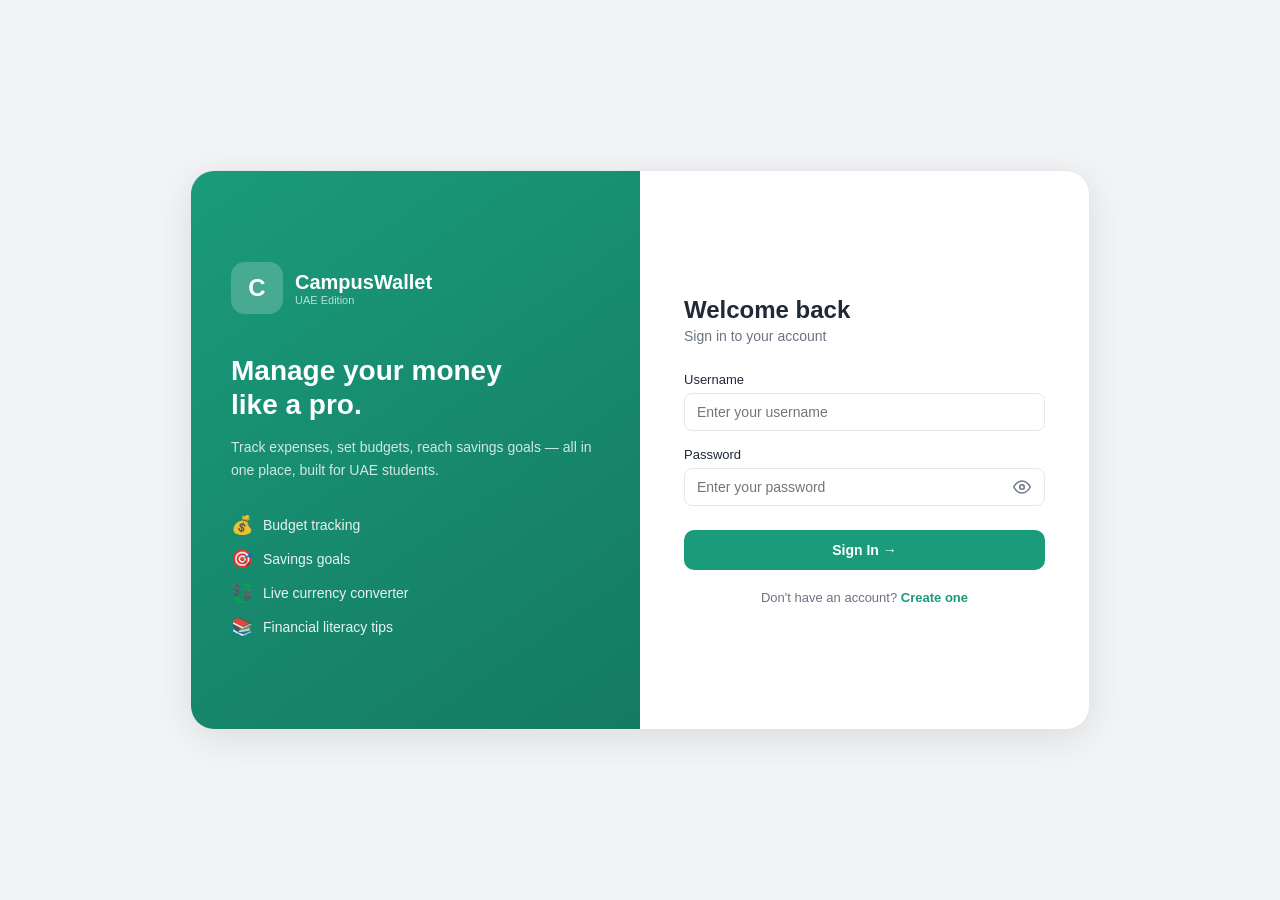
<file: transactions.html>
<!DOCTYPE html>
<html lang="en">
<head>
  <meta charset="UTF-8" />
  <meta name="viewport" content="width=device-width, initial-scale=1.0" />
  <title>CampusWallet – Transactions</title>
  <link rel="stylesheet" href="styles.css" />
</head>
<body>
  <aside class="sidebar">
    <div class="sidebar-logo">
      <div class="logo-icon">C</div>
      <div>
        <div class="logo-title">CampusWallet</div>
        <div class="logo-sub">UAE Edition</div>
      </div>
    </div>
    <nav class="sidebar-nav">
      <a href="index.html" class="nav-item">
        <svg viewBox="0 0 24 24" fill="none" stroke="currentColor" stroke-width="2"><rect x="3" y="3" width="7" height="7"/><rect x="14" y="3" width="7" height="7"/><rect x="3" y="14" width="7" height="7"/><rect x="14" y="14" width="7" height="7"/></svg>
        Dashboard
      </a>
      <a href="transactions.html" class="nav-item active">
        <svg viewBox="0 0 24 24" fill="none" stroke="currentColor" stroke-width="2"><polyline points="17 1 21 5 17 9"/><path d="M3 11V9a4 4 0 0 1 4-4h14"/><polyline points="7 23 3 19 7 15"/><path d="M21 13v2a4 4 0 0 1-4 4H3"/></svg>
        Transactions
      </a>
      <a href="budgets.html" class="nav-item">
        <svg viewBox="0 0 24 24" fill="none" stroke="currentColor" stroke-width="2"><circle cx="12" cy="12" r="10"/><line x1="12" y1="8" x2="12" y2="12"/><line x1="12" y1="16" x2="12.01" y2="16"/></svg>
        Budgets
      </a>
      <a href="goals.html" class="nav-item">
        <svg viewBox="0 0 24 24" fill="none" stroke="currentColor" stroke-width="2"><circle cx="12" cy="12" r="10"/><circle cx="12" cy="12" r="6"/><circle cx="12" cy="12" r="2"/></svg>
        Goals
      </a>
      <a href="finlearn.html" class="nav-item">
        <svg viewBox="0 0 24 24" fill="none" stroke="currentColor" stroke-width="2"><path d="M2 3h6a4 4 0 0 1 4 4v14a3 3 0 0 0-3-3H2z"/><path d="M22 3h-6a4 4 0 0 0-4 4v14a3 3 0 0 1 3-3h7z"/></svg>
        FinLearn
      </a>
      <a href="converter.html" class="nav-item">
        <svg viewBox="0 0 24 24" fill="none" stroke="currentColor" stroke-width="2"><path d="M12 1v22M17 5H9.5a3.5 3.5 0 0 0 0 7h5a3.5 3.5 0 0 1 0 7H6"/></svg>
        Converter
      </a>
      <a href="zakat.html" class="nav-item">
        <svg viewBox="0 0 24 24" fill="none" stroke="currentColor" stroke-width="2"><path d="M12 22s8-4 8-10V5l-8-3-8 3v7c0 6 8 10 8 10z"/></svg>
        Zakat
      </a>
      <a href="ramadan.html" class="nav-item">
        <svg viewBox="0 0 24 24" fill="none" stroke="currentColor" stroke-width="2"><path d="M21 12.79A9 9 0 1 1 11.21 3 7 7 0 0 0 21 12.79z"/><circle cx="18.5" cy="6.5" r="1.5" fill="currentColor" stroke="none"/></svg>
        Ramadan & Eid
      </a>
      <a href="semester.html" class="nav-item">
        <svg viewBox="0 0 24 24" fill="none" stroke="currentColor" stroke-width="2"><path d="M22 10v6M2 10l10-5 10 5-10 5z"/><path d="M6 12v5c3 3 9 3 12 0v-5"/></svg>
        Semester
      </a>
    </nav>
    <button class="theme-toggle" onclick="toggleTheme()">
      <span class="tt-icon"><svg viewBox="0 0 24 24" fill="none" stroke="currentColor" stroke-width="2" style="width:16px;height:16px"><path d="M21 12.79A9 9 0 1 1 11.21 3 7 7 0 0 0 21 12.79z"/></svg></span>
      <span class="tt-label">Dark Mode</span>
    </button>
    <button class="logout-btn" onclick="logout()">
      <svg viewBox="0 0 24 24" fill="none" stroke="currentColor" stroke-width="2"><path d="M9 21H5a2 2 0 0 1-2-2V5a2 2 0 0 1 2-2h4"/><polyline points="16 17 21 12 16 7"/><line x1="21" y1="12" x2="9" y2="12"/></svg>
      Logout
    </button>
    <div class="tip-card">
      <div class="tip-header">
        <span class="tip-icon">💡</span>
        <span class="tip-label">Tip of the day</span>
      </div>
      <p class="tip-text">Track your Metro/bus costs — they add up faster than you think!</p>
    </div>
  </aside>

  <main class="main">
    <div class="tx-page-header">
      <div>
        <h1>Transactions</h1>
        <p class="page-sub" id="txCount">0 transactions</p>
      </div>
      <a href="add-transaction.html" class="btn-add">
        <svg viewBox="0 0 24 24" fill="none" stroke="currentColor" stroke-width="2.5"><line x1="12" y1="5" x2="12" y2="19"/><line x1="5" y1="12" x2="19" y2="12"/></svg>
        Add
      </a>
    </div>

    <div class="card">
      <!-- Search & filters -->
      <div class="tx-filters">
        <div class="search-wrap">
          <svg class="search-icon" viewBox="0 0 24 24" fill="none" stroke="currentColor" stroke-width="2"><circle cx="11" cy="11" r="8"/><line x1="21" y1="21" x2="16.65" y2="16.65"/></svg>
          <input type="text" id="searchInput" placeholder="Search transactions..." />
        </div>
        <div class="filter-group">
          <svg viewBox="0 0 24 24" fill="none" stroke="currentColor" stroke-width="2" class="filter-icon"><polygon points="22 3 2 3 10 12.46 10 19 14 21 14 12.46 22 3"/></svg>
          <select id="periodFilter">
            <option value="all">All</option>
            <option value="month">This Month</option>
            <option value="last">Last Month</option>
          </select>
          <select id="typeFilter">
            <option value="all">All Types</option>
            <option value="expense">Expense</option>
            <option value="income">Income</option>
          </select>
        </div>
      </div>

      <!-- Net total row -->
      <div class="net-total-row">
        <span class="net-label">Net Total</span>
        <span class="net-value" id="netTotal">AED 0.00</span>
      </div>

      <!-- Transaction list -->
      <div id="txList"></div>
    </div>
  </main>

  <script src="app.js"></script>
  <script>
    initTheme();
    if (!getSession()) { window.location.replace('login.html'); }
    let allTxns = loadTxns();

    function filtered() {
      const q      = document.getElementById('searchInput').value.toLowerCase();
      const period = document.getElementById('periodFilter').value;
      const type   = document.getElementById('typeFilter').value;
      const now    = new Date();
      const thisM  = now.getMonth();
      const thisY  = now.getFullYear();

      return allTxns.filter(t => {
        if (q && !t.title.toLowerCase().includes(q) && !t.category.toLowerCase().includes(q)) return false;
        if (type === 'expense' && t.amount >= 0) return false;
        if (type === 'income'  && t.amount <  0) return false;
        if (period !== 'all') {
          const d = new Date(t.date);
          if (period === 'month' && (d.getMonth() !== thisM || d.getFullYear() !== thisY)) return false;
          if (period === 'last') {
            const lm = thisM === 0 ? 11 : thisM - 1;
            const ly = thisM === 0 ? thisY - 1 : thisY;
            if (d.getMonth() !== lm || d.getFullYear() !== ly) return false;
          }
        }
        return true;
      });
    }

    function render() {
      const txns = filtered();
      const total = txns.reduce((s, t) => s + t.amount, 0);

      document.getElementById('txCount').textContent = `${allTxns.length} transaction${allTxns.length !== 1 ? 's' : ''}`;
      const netEl = document.getElementById('netTotal');
      netEl.textContent = fmt(total);
      netEl.style.color = total < 0 ? '#ef4444' : '#1a9b7b';

      const list = document.getElementById('txList');
      if (!txns.length) {
        list.innerHTML = `<p class="empty-state" style="padding:24px 0">No transactions found.</p>`;
        return;
      }

      const todayStr = today();
      list.innerHTML = txns.map(tx => {
        const cat = getCat(tx.category);
        const scheduled = tx.date > todayStr;
        const hasFx = tx.origCurrency && tx.origCurrency !== 'AED';
        const fxLabel = hasFx
          ? `<span class="tx-fx">${getCurrencyInfo(tx.origCurrency).flag} ${tx.origCurrency} ${Math.abs(tx.origAmount).toFixed(2)}</span>`
          : '';
        return `
          <div class="tx-row${scheduled ? ' tx-scheduled' : ''}">
            <div class="tx-icon" style="background:${cat.bg};color:${cat.color}">${cat.emoji}</div>
            <div class="tx-body">
              <div class="tx-name">${tx.title}${scheduled ? ' <span class="badge-scheduled">Scheduled</span>' : ''}</div>
              <div class="tx-cat">${tx.category}${fxLabel}</div>
            </div>
            <div class="tx-right">
              <div class="tx-amount ${tx.amount >= 0 ? 'pos' : 'neg'}">${fmtSigned(tx.amount)}</div>
              <div class="tx-date">${tx.date}</div>
            </div>
            <button class="tx-delete" onclick="deleteTx('${tx.id}')" title="Delete">
              <svg viewBox="0 0 24 24" fill="none" stroke="currentColor" stroke-width="2"><polyline points="3 6 5 6 21 6"/><path d="M19 6l-1 14H6L5 6"/><path d="M10 11v6M14 11v6"/><path d="M9 6V4h6v2"/></svg>
            </button>
          </div>`;
      }).join('');
    }

    function deleteTx(id) {
      if (!confirm('Delete this transaction?')) return;
      allTxns = allTxns.filter(t => t.id !== id);
      saveTxns(allTxns);
      render();
    }

    document.getElementById('searchInput').addEventListener('input', render);
    document.getElementById('periodFilter').addEventListener('change', render);
    document.getElementById('typeFilter').addEventListener('change', render);

    render();
  </script>
</body>
</html>
</file>
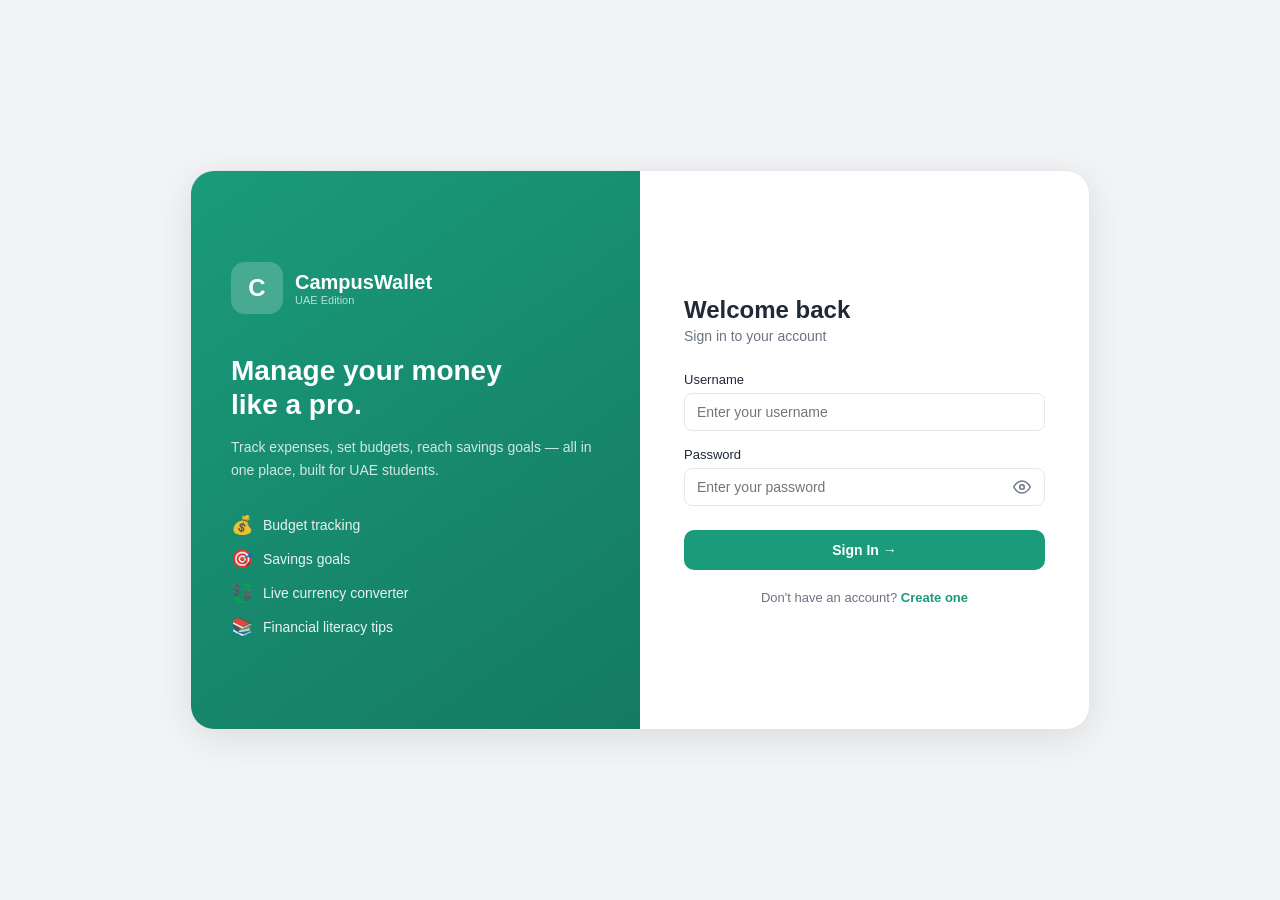
<file: zakat.html>
<!DOCTYPE html>
<html lang="en">
<head>
  <meta charset="UTF-8" />
  <meta name="viewport" content="width=device-width, initial-scale=1.0" />
  <title>CampusWallet – Zakat</title>
  <link rel="stylesheet" href="styles.css" />
  <style>
    .zakat-layout {
      display: grid;
      grid-template-columns: 1fr 320px;
      gap: 20px;
      align-items: start;
    }
    @media (max-width: 900px) { .zakat-layout { grid-template-columns: 1fr; } }

    .zakat-section-title {
      font-size: 13px; font-weight: 700; color: var(--text-muted);
      text-transform: uppercase; letter-spacing: 0.05em;
      margin: 20px 0 12px;
    }
    .zakat-section-title:first-child { margin-top: 0; }

    .zakat-field {
      display: flex; align-items: center;
      justify-content: space-between; gap: 12px;
      padding: 12px 0;
      border-bottom: 1px solid var(--border);
    }
    .zakat-field:last-of-type { border-bottom: none; }

    .zf-label { font-size: 14px; font-weight: 500; }
    .zf-sub   { font-size: 12px; color: var(--text-muted); margin-top: 2px; }

    .zf-input-wrap { position: relative; flex-shrink: 0; }
    .zf-input-wrap span {
      position: absolute; left: 10px; top: 50%; transform: translateY(-50%);
      font-size: 13px; color: var(--text-muted); pointer-events: none;
    }
    .zf-input-wrap input {
      width: 140px; padding: 8px 10px 8px 38px;
      border: 1px solid var(--border); border-radius: 8px;
      font-size: 14px; font-weight: 600; outline: none;
      transition: border-color 0.15s; text-align: right;
    }
    .zf-input-wrap input:focus { border-color: var(--teal); }

    /* Result panel */
    .zakat-result {
      background: var(--white); border: 1px solid var(--border);
      border-radius: 14px; padding: 20px;
      position: sticky; top: 24px;
    }

    .zr-nisab-bar {
      background: var(--bg); border-radius: 10px; padding: 14px;
      margin-bottom: 16px; text-align: center;
    }
    .zr-nisab-label { font-size: 12px; color: var(--text-muted); margin-bottom: 4px; }
    .zr-nisab-val   { font-size: 15px; font-weight: 700; color: var(--teal); }

    .zr-row {
      display: flex; justify-content: space-between; align-items: center;
      padding: 9px 0; border-bottom: 1px solid var(--border);
      font-size: 13px;
    }
    .zr-row:last-of-type { border-bottom: none; }
    .zr-row .label { color: var(--text-muted); }
    .zr-row .value { font-weight: 600; }

    .zakat-due-box {
      margin: 16px 0; border-radius: 12px; padding: 18px;
      text-align: center;
    }
    .zakat-due-box.eligible {
      background: linear-gradient(135deg, var(--teal), var(--teal-dark));
      color: white;
    }
    .zakat-due-box.not-eligible {
      background: var(--bg); border: 1px solid var(--border);
    }
    .zakat-due-label { font-size: 12px; opacity: 0.85; margin-bottom: 6px; }
    .zakat-due-amount { font-size: 28px; font-weight: 800; letter-spacing: -0.5px; }
    .zakat-due-note   { font-size: 11px; opacity: 0.8; margin-top: 4px; }
    .not-eligible .zakat-due-label  { color: var(--text-muted); opacity: 1; }
    .not-eligible .zakat-due-amount { font-size: 20px; color: var(--text-muted); }

    .zakat-log-btn {
      width: 100%; background: var(--teal); color: white;
      border: none; border-radius: 10px; padding: 12px;
      font-size: 14px; font-weight: 600; cursor: pointer;
      transition: background 0.15s; margin-top: 4px;
    }
    .zakat-log-btn:hover { background: var(--teal-dark); }
    .zakat-log-btn:disabled { background: var(--border); color: var(--text-muted); cursor: default; }

    .zakat-logged-msg {
      font-size: 12px; color: var(--teal); text-align: center;
      margin-top: 8px; display: none; font-weight: 600;
    }

    .info-box {
      background: #eff6ff; border: 1px solid #bfdbfe;
      border-radius: 10px; padding: 14px; margin-top: 16px;
      font-size: 12px; color: #1d4ed8; line-height: 1.6;
    }
    .info-box strong { display: block; margin-bottom: 4px; font-size: 13px; }
  </style>
</head>
<body>
  <aside class="sidebar">
    <div class="sidebar-logo">
      <div class="logo-icon">C</div>
      <div>
        <div class="logo-title">CampusWallet</div>
        <div class="logo-sub">UAE Edition</div>
      </div>
    </div>
    <nav class="sidebar-nav">
      <a href="index.html" class="nav-item">
        <svg viewBox="0 0 24 24" fill="none" stroke="currentColor" stroke-width="2"><rect x="3" y="3" width="7" height="7"/><rect x="14" y="3" width="7" height="7"/><rect x="3" y="14" width="7" height="7"/><rect x="14" y="14" width="7" height="7"/></svg>
        Dashboard
      </a>
      <a href="transactions.html" class="nav-item">
        <svg viewBox="0 0 24 24" fill="none" stroke="currentColor" stroke-width="2"><polyline points="17 1 21 5 17 9"/><path d="M3 11V9a4 4 0 0 1 4-4h14"/><polyline points="7 23 3 19 7 15"/><path d="M21 13v2a4 4 0 0 1-4 4H3"/></svg>
        Transactions
      </a>
      <a href="budgets.html" class="nav-item">
        <svg viewBox="0 0 24 24" fill="none" stroke="currentColor" stroke-width="2"><circle cx="12" cy="12" r="10"/><line x1="12" y1="8" x2="12" y2="12"/><line x1="12" y1="16" x2="12.01" y2="16"/></svg>
        Budgets
      </a>
      <a href="goals.html" class="nav-item">
        <svg viewBox="0 0 24 24" fill="none" stroke="currentColor" stroke-width="2"><circle cx="12" cy="12" r="10"/><circle cx="12" cy="12" r="6"/><circle cx="12" cy="12" r="2"/></svg>
        Goals
      </a>
      <a href="finlearn.html" class="nav-item">
        <svg viewBox="0 0 24 24" fill="none" stroke="currentColor" stroke-width="2"><path d="M2 3h6a4 4 0 0 1 4 4v14a3 3 0 0 0-3-3H2z"/><path d="M22 3h-6a4 4 0 0 0-4 4v14a3 3 0 0 1 3-3h7z"/></svg>
        FinLearn
      </a>
      <a href="converter.html" class="nav-item">
        <svg viewBox="0 0 24 24" fill="none" stroke="currentColor" stroke-width="2"><path d="M12 1v22M17 5H9.5a3.5 3.5 0 0 0 0 7h5a3.5 3.5 0 0 1 0 7H6"/></svg>
        Converter
      </a>
      <a href="zakat.html" class="nav-item active">
        <svg viewBox="0 0 24 24" fill="none" stroke="currentColor" stroke-width="2"><path d="M12 22s8-4 8-10V5l-8-3-8 3v7c0 6 8 10 8 10z"/></svg>
        Zakat
      </a>
      <a href="semester.html" class="nav-item">
        <svg viewBox="0 0 24 24" fill="none" stroke="currentColor" stroke-width="2"><path d="M22 10v6M2 10l10-5 10 5-10 5z"/><path d="M6 12v5c3 3 9 3 12 0v-5"/></svg>
        Semester
      </a>
      <a href="ramadan.html" class="nav-item">
        <svg viewBox="0 0 24 24" fill="none" stroke="currentColor" stroke-width="2"><path d="M21 12.79A9 9 0 1 1 11.21 3 7 7 0 0 0 21 12.79z"/><circle cx="18.5" cy="6.5" r="1.5" fill="currentColor" stroke="none"/></svg>
        Ramadan & Eid
      </a>
    </nav>
    <button class="theme-toggle" onclick="toggleTheme()">
      <span class="tt-icon"><svg viewBox="0 0 24 24" fill="none" stroke="currentColor" stroke-width="2" style="width:16px;height:16px"><path d="M21 12.79A9 9 0 1 1 11.21 3 7 7 0 0 0 21 12.79z"/></svg></span>
      <span class="tt-label">Dark Mode</span>
    </button>
    <button class="logout-btn" onclick="logout()">
      <svg viewBox="0 0 24 24" fill="none" stroke="currentColor" stroke-width="2"><path d="M9 21H5a2 2 0 0 1-2-2V5a2 2 0 0 1 2-2h4"/><polyline points="16 17 21 12 16 7"/><line x1="21" y1="12" x2="9" y2="12"/></svg>
      Logout
    </button>
    <div class="tip-card">
      <div class="tip-header">
        <span class="tip-icon">💡</span>
        <span class="tip-label">Tip of the day</span>
      </div>
      <p class="tip-text">Track your Metro/bus costs — they add up faster than you think!</p>
    </div>
  </aside>

  <main class="main">
    <div class="tx-page-header" style="margin-bottom:24px">
      <div>
        <h1>Zakat Calculator 🕌</h1>
        <p class="page-sub">Calculate your annual Zakat obligation</p>
      </div>
    </div>

    <div class="zakat-layout">
      <!-- Left: Input fields -->
      <div class="card">
        <p class="zakat-section-title">💵 Cash & Liquid Assets</p>

        <div class="zakat-field">
          <div>
            <div class="zf-label">Cash on hand</div>
            <div class="zf-sub">Physical cash you hold</div>
          </div>
          <div class="zf-input-wrap">
            <span>AED</span>
            <input type="number" id="fCash" value="0" min="0" step="0.01" oninput="calc()" />
          </div>
        </div>

        <div class="zakat-field">
          <div>
            <div class="zf-label">Bank savings</div>
            <div class="zf-sub">Savings & current accounts</div>
          </div>
          <div class="zf-input-wrap">
            <span>AED</span>
            <input type="number" id="fBank" value="0" min="0" step="0.01" oninput="calc()" />
          </div>
        </div>

        <div class="zakat-field">
          <div>
            <div class="zf-label">Money owed to you</div>
            <div class="zf-sub">Loans you expect to be repaid</div>
          </div>
          <div class="zf-input-wrap">
            <span>AED</span>
            <input type="number" id="fOwed" value="0" min="0" step="0.01" oninput="calc()" />
          </div>
        </div>

        <p class="zakat-section-title">🥇 Gold & Silver</p>

        <div class="zakat-field">
          <div>
            <div class="zf-label">Gold value</div>
            <div class="zf-sub">Market value of gold you own</div>
          </div>
          <div class="zf-input-wrap">
            <span>AED</span>
            <input type="number" id="fGold" value="0" min="0" step="0.01" oninput="calc()" />
          </div>
        </div>

        <div class="zakat-field">
          <div>
            <div class="zf-label">Silver value</div>
            <div class="zf-sub">Market value of silver you own</div>
          </div>
          <div class="zf-input-wrap">
            <span>AED</span>
            <input type="number" id="fSilver" value="0" min="0" step="0.01" oninput="calc()" />
          </div>
        </div>

        <p class="zakat-section-title">📈 Investments & Business</p>

        <div class="zakat-field">
          <div>
            <div class="zf-label">Stocks & investments</div>
            <div class="zf-sub">Current market value</div>
          </div>
          <div class="zf-input-wrap">
            <span>AED</span>
            <input type="number" id="fStocks" value="0" min="0" step="0.01" oninput="calc()" />
          </div>
        </div>

        <div class="zakat-field">
          <div>
            <div class="zf-label">Business assets</div>
            <div class="zf-sub">Inventory, receivables, cash</div>
          </div>
          <div class="zf-input-wrap">
            <span>AED</span>
            <input type="number" id="fBiz" value="0" min="0" step="0.01" oninput="calc()" />
          </div>
        </div>

        <p class="zakat-section-title">➖ Deductions</p>

        <div class="zakat-field">
          <div>
            <div class="zf-label">Debts you owe</div>
            <div class="zf-sub">Outstanding loans & bills due now</div>
          </div>
          <div class="zf-input-wrap">
            <span>AED</span>
            <input type="number" id="fDebts" value="0" min="0" step="0.01" oninput="calc()" />
          </div>
        </div>
      </div>

      <!-- Right: Result panel -->
      <div class="zakat-result">
        <h2 style="font-size:16px;font-weight:700;margin-bottom:14px">Your Zakat Summary</h2>

        <div class="zr-nisab-bar">
          <div class="zr-nisab-label">Nisab Threshold (approx.)</div>
          <div class="zr-nisab-val">AED 22,050</div>
          <div style="font-size:11px;color:var(--text-muted);margin-top:3px">Based on 85g gold · updates annually</div>
        </div>

        <div class="zr-row">
          <span class="label">Total assets</span>
          <span class="value" id="rTotalAssets">AED 0.00</span>
        </div>
        <div class="zr-row">
          <span class="label">Less: debts</span>
          <span class="value" id="rDebts" style="color:#ef4444">– AED 0.00</span>
        </div>
        <div class="zr-row" style="border-top:2px solid var(--border);margin-top:4px;padding-top:12px">
          <span class="label" style="font-weight:700;color:var(--text)">Zakatable wealth</span>
          <span class="value" id="rZakatable" style="color:var(--teal)">AED 0.00</span>
        </div>

        <div class="zakat-due-box not-eligible" id="zakatDueBox">
          <div class="zakat-due-label">Zakat Due (2.5%)</div>
          <div class="zakat-due-amount" id="rZakatDue">Below nisab</div>
          <div class="zakat-due-note" id="rZakatNote">Wealth below the nisab threshold</div>
        </div>

        <button class="zakat-log-btn" id="logBtn" disabled onclick="logZakat()">
          Log as Transaction
        </button>
        <div class="zakat-logged-msg" id="loggedMsg">✓ Zakat logged in your transactions!</div>

        <div class="info-box">
          <strong>ℹ️ How Zakat is calculated</strong>
          Zakat is 2.5% of your net zakatable wealth (assets minus debts) if it exceeds the
          nisab threshold and has been in your possession for one lunar year (hawl).
          Consult a scholar for personalised guidance.
        </div>
      </div>
    </div>
  </main>

  <script src="app.js"></script>
  <script>
    initTheme();
    if (!getSession()) { window.location.replace('login.html'); }
    const NISAB = 22050; // approx AED based on 85g gold · ~AED 259/g

    function getVal(id) {
      return Math.max(0, parseFloat(document.getElementById(id).value) || 0);
    }

    function fmtAED(n) {
      return 'AED ' + n.toFixed(2).replace(/\B(?=(\d{3})+(?!\d))/g, ',');
    }

    function calc() {
      const assets = getVal('fCash') + getVal('fBank') + getVal('fOwed') +
                     getVal('fGold') + getVal('fSilver') +
                     getVal('fStocks') + getVal('fBiz');
      const debts     = getVal('fDebts');
      const zakatable = Math.max(0, assets - debts);
      const eligible  = zakatable >= NISAB;
      const due       = eligible ? zakatable * 0.025 : 0;

      document.getElementById('rTotalAssets').textContent = fmtAED(assets);
      document.getElementById('rDebts').textContent       = '– ' + fmtAED(debts);
      document.getElementById('rZakatable').textContent   = fmtAED(zakatable);

      const box  = document.getElementById('zakatDueBox');
      const amt  = document.getElementById('rZakatDue');
      const note = document.getElementById('rZakatNote');
      const btn  = document.getElementById('logBtn');

      if (eligible) {
        box.className = 'zakat-due-box eligible';
        amt.textContent  = fmtAED(due);
        note.textContent = '2.5% of AED ' + zakatable.toFixed(0).replace(/\B(?=(\d{3})+(?!\d))/g, ',');
        btn.disabled     = false;
        btn.dataset.due  = due.toFixed(2);
      } else {
        box.className = 'zakat-due-box not-eligible';
        amt.textContent  = 'Below nisab';
        note.textContent = 'Wealth below the nisab threshold';
        btn.disabled     = true;
      }

      document.getElementById('loggedMsg').style.display = 'none';
    }

    function logZakat() {
      const due = parseFloat(document.getElementById('logBtn').dataset.due || '0');
      if (!due) return;

      const txns = loadTxns();
      txns.unshift({
        id:       Date.now().toString(),
        title:    'Zakat Payment',
        category: 'Zakat & Charity',
        amount:   -due,
        date:     today(),
        notes:    'Annual Zakat obligation',
      });
      saveTxns(txns);

      document.getElementById('loggedMsg').style.display = 'block';
      document.getElementById('logBtn').disabled = true;
      document.getElementById('logBtn').textContent = 'Logged ✓';
    }

    calc();
  </script>
</body>
</html>
</file>
<file: styles.css>
*, *::before, *::after { box-sizing: border-box; margin: 0; padding: 0; }

:root {
  --teal: #1a9b7b;
  --teal-dark: #157a62;
  --teal-light: #e8f7f3;
  --orange: #f59e0b;
  --purple: #7c3aed;
  --red: #ef4444;
  --green: #10b981;
  --text: #1f2937;
  --text-muted: #6b7280;
  --border: #e5e7eb;
  --bg: #f3f4f6;
  --white: #ffffff;
  --sidebar-w: 200px;
}

body {
  font-family: -apple-system, BlinkMacSystemFont, 'Segoe UI', Roboto, sans-serif;
  background: var(--bg);
  color: var(--text);
  display: flex;
  min-height: 100vh;
}

/* ── Sidebar ── */
.sidebar {
  width: var(--sidebar-w);
  background: var(--white);
  display: flex;
  flex-direction: column;
  padding: 20px 12px;
  position: fixed;
  top: 0; left: 0; bottom: 0;
  z-index: 100;
  box-shadow: 1px 0 0 var(--border);
}

.sidebar-logo {
  display: flex;
  align-items: center;
  gap: 10px;
  padding: 0 4px 20px;
  border-bottom: 1px solid var(--border);
  margin-bottom: 16px;
}

.logo-icon {
  width: 36px; height: 36px;
  background: var(--teal);
  border-radius: 8px;
  color: white;
  font-weight: 700;
  font-size: 16px;
  display: flex; align-items: center; justify-content: center;
  flex-shrink: 0;
}

.logo-title { font-weight: 700; font-size: 14px; line-height: 1.2; }
.logo-sub { font-size: 11px; color: var(--text-muted); }

.sidebar-nav { display: flex; flex-direction: column; gap: 2px; flex: 1; }

.nav-item {
  display: flex;
  align-items: center;
  gap: 10px;
  padding: 10px 12px;
  border-radius: 8px;
  text-decoration: none;
  color: var(--text-muted);
  font-size: 14px;
  font-weight: 500;
  transition: background 0.15s, color 0.15s;
}

.nav-item svg { width: 16px; height: 16px; flex-shrink: 0; }

.nav-item:hover { background: var(--teal-light); color: var(--teal); }

.nav-item.active {
  background: var(--teal);
  color: white;
}

.tip-card {
  background: #fefce8;
  border: 1px solid #fde68a;
  border-radius: 10px;
  padding: 12px;
  margin-top: auto;
}

.tip-header {
  display: flex;
  align-items: center;
  gap: 6px;
  margin-bottom: 6px;
}

.tip-label { font-size: 11px; font-weight: 600; color: #92400e; }
.tip-text { font-size: 11px; color: #78350f; line-height: 1.4; }

/* ── Main ── */
.main {
  margin-left: var(--sidebar-w);
  flex: 1;
  padding: 32px 32px 40px;
  max-width: 1200px;
}

.page-header { margin-bottom: 24px; }
.page-header h1 { font-size: 22px; font-weight: 700; }
.page-header p, .page-sub { color: var(--teal); font-size: 14px; margin-top: 2px; }

/* ── Balance card ── */
.balance-card {
  background: linear-gradient(135deg, var(--teal) 0%, var(--teal-dark) 100%);
  border-radius: 16px;
  padding: 24px 28px;
  color: white;
  margin-bottom: 20px;
  position: relative;
  overflow: hidden;
}

.balance-card::after {
  content: '';
  position: absolute;
  right: -20px; top: -20px;
  width: 200px; height: 200px;
  border-radius: 50%;
  border: 30px solid rgba(255,255,255,0.06);
  pointer-events: none;
}

.balance-top {
  display: flex;
  justify-content: space-between;
  align-items: flex-start;
  margin-bottom: 8px;
}

.balance-label { font-size: 13px; opacity: 0.85; }

.eye-btn {
  background: rgba(255,255,255,0.15);
  border: none;
  border-radius: 50%;
  width: 28px; height: 28px;
  cursor: pointer;
  display: flex; align-items: center; justify-content: center;
  color: white;
  transition: background 0.15s;
}
.eye-btn:hover { background: rgba(255,255,255,0.25); }
.eye-btn svg { width: 14px; height: 14px; }

.balance-amount {
  font-size: 32px;
  font-weight: 700;
  margin-bottom: 20px;
  letter-spacing: -0.5px;
}

.balance-stats { display: flex; gap: 32px; }

.stat {
  display: flex;
  align-items: center;
  gap: 10px;
  background: rgba(255,255,255,0.15);
  border-radius: 10px;
  padding: 10px 16px;
}

.stat svg { width: 18px; height: 18px; flex-shrink: 0; }
.stat-label { font-size: 11px; opacity: 0.85; }
.stat-value { font-size: 15px; font-weight: 600; margin-top: 2px; }

/* ── Quick actions ── */
.quick-actions {
  display: grid;
  grid-template-columns: repeat(4, 1fr);
  gap: 12px;
  margin-bottom: 20px;
}

.action-btn {
  background: var(--white);
  border: 1px solid var(--border);
  border-radius: 12px;
  padding: 18px 12px;
  cursor: pointer;
  display: flex;
  flex-direction: column;
  align-items: center;
  gap: 10px;
  font-size: 13px;
  font-weight: 500;
  color: var(--text);
  transition: box-shadow 0.15s, transform 0.1s;
}

.action-btn:hover { box-shadow: 0 4px 12px rgba(0,0,0,0.1); transform: translateY(-1px); }

.action-icon {
  width: 44px; height: 44px;
  border-radius: 12px;
  display: flex; align-items: center; justify-content: center;
}
.action-icon svg { width: 20px; height: 20px; stroke: white; }

.action-icon.green  { background: var(--teal); }
.action-icon.orange { background: var(--orange); }
.action-icon.purple { background: var(--purple); }
.action-icon.red    { background: var(--red); }

/* ── Hero grid (balance + quick actions | budget panel) ── */
.hero-grid {
  display: grid;
  grid-template-columns: 1fr 300px;
  gap: 16px;
  margin-bottom: 20px;
  align-items: stretch;
}

.hero-left {
  display: flex;
  flex-direction: column;
  gap: 16px;
}

.hero-right {
  display: flex;
  flex-direction: column;
  gap: 16px;
}

.hero-left .balance-card { margin-bottom: 0; }
.hero-left .quick-actions { margin-bottom: 0; }

/* Budget panel card */
.budget-panel {
  display: flex;
  flex-direction: column;
  overflow: hidden;
}

.budget-panel .card-header { margin-bottom: 8px; }

.bp-empty {
  flex: 1;
  display: flex; flex-direction: column;
  align-items: center; justify-content: center;
  text-align: center; gap: 8px;
  padding: 20px 12px;
  color: var(--text-muted);
}
.bp-empty svg { width: 32px; height: 32px; opacity: 0.4; }
.bp-empty p   { font-size: 13px; }
.bp-create-link {
  font-size: 13px; color: var(--teal); text-decoration: none; font-weight: 500;
}
.bp-create-link:hover { text-decoration: underline; }

.bp-item {
  padding: 10px 0;
  border-bottom: 1px solid var(--border);
}
.bp-item:last-child { border-bottom: none; padding-bottom: 0; }
.bp-item:first-child { padding-top: 4px; }

.bp-item-top {
  display: flex; justify-content: space-between; align-items: flex-start;
  gap: 8px; margin-bottom: 7px;
}

.bp-left {
  display: flex; align-items: center; gap: 9px; min-width: 0;
}

.bp-dot {
  width: 8px; height: 8px; border-radius: 50%; flex-shrink: 0; margin-top: 2px;
}

.bp-name { font-size: 13px; font-weight: 600; line-height: 1.2; }
.bp-cat  { font-size: 11px; font-weight: 500; margin-top: 1px; }

.bp-right {
  display: flex; flex-direction: column; align-items: flex-end;
  flex-shrink: 0;
}
.bp-spent     { font-size: 12px; font-weight: 700; color: var(--text); }
.bp-spent.bp-over { color: #dc2626; }
.bp-limit-txt { font-size: 11px; color: var(--text-muted); }

.bp-bar-wrap {
  height: 5px; background: var(--border); border-radius: 3px;
  overflow: hidden; margin-bottom: 5px;
}
.bp-bar {
  height: 100%; border-radius: 3px; transition: width 0.5s ease;
}
.bp-bar.bar-ok   { background: var(--teal); }
.bp-bar.bar-warn { background: #f59e0b; }
.bp-bar.bar-over { background: #ef4444; }

.bp-footer {
  display: flex; justify-content: space-between; align-items: center;
}
.bp-status-ok   { font-size: 11px; color: var(--text-muted); }
.bp-status-over { font-size: 11px; color: #dc2626; font-weight: 600; }
.bp-period      { font-size: 11px; color: var(--text-muted); text-transform: capitalize; }

/* ── Bottom grid ── */
.bottom-grid {
  display: grid;
  grid-template-columns: 1fr 420px;
  gap: 16px;
}

.right-col { display: flex; flex-direction: column; gap: 16px; }

/* ── Cards ── */
.card {
  background: var(--white);
  border-radius: 14px;
  padding: 20px;
  border: 1px solid var(--border);
}

.card-header {
  display: flex;
  justify-content: space-between;
  align-items: center;
  margin-bottom: 16px;
}

.card h2 { font-size: 15px; font-weight: 600; margin-bottom: 16px; }
.card-header h2 { margin-bottom: 0; }

.view-all {
  font-size: 13px;
  color: var(--teal);
  text-decoration: none;
  font-weight: 500;
}
.view-all:hover { text-decoration: underline; }

/* ── Transaction list ── */
.transaction-list { display: flex; flex-direction: column; gap: 2px; }

.tx-item {
  display: flex;
  align-items: center;
  gap: 12px;
  padding: 10px 8px;
  border-radius: 8px;
  transition: background 0.1s;
}
.tx-item:hover { background: var(--bg); }

.tx-icon {
  width: 36px; height: 36px;
  border-radius: 10px;
  display: flex; align-items: center; justify-content: center;
  flex-shrink: 0;
  font-size: 16px;
}

.tx-body { flex: 1; min-width: 0; }
.tx-name { font-size: 14px; font-weight: 500; white-space: nowrap; overflow: hidden; text-overflow: ellipsis; }
.tx-cat  { font-size: 12px; color: var(--text-muted); }

.tx-right { text-align: right; flex-shrink: 0; }
.tx-amount { font-size: 14px; font-weight: 600; }
.tx-amount.neg { color: var(--text); }
.tx-amount.pos { color: var(--green); }
.tx-date { font-size: 11px; color: var(--text-muted); margin-top: 2px; }

/* ── Spending chart ── */
.chart-area {
  display: flex;
  align-items: center;
  gap: 20px;
}

.chart-area canvas {
  width: 120px !important;
  height: 120px !important;
  flex-shrink: 0;
}

.chart-legend { display: flex; flex-direction: column; gap: 10px; }

.legend-item { display: flex; align-items: center; justify-content: space-between; gap: 24px; }
.legend-left  { display: flex; align-items: center; gap: 8px; }
.legend-dot   { width: 10px; height: 10px; border-radius: 50%; flex-shrink: 0; }
.legend-label { font-size: 13px; }
.legend-value { font-size: 13px; font-weight: 600; }

/* ── Goals ── */
.goals-list { display: flex; flex-direction: column; gap: 14px; }

.goal-item { display: flex; align-items: center; gap: 12px; }
.goal-emoji {
  width: 36px; height: 36px;
  border-radius: 10px;
  background: linear-gradient(135deg, #f59e0b, #ef4444);
  display: flex; align-items: center; justify-content: center;
  font-size: 18px;
  flex-shrink: 0;
}

.goal-body { flex: 1; }
.goal-name  { font-size: 14px; font-weight: 500; margin-bottom: 6px; }
.goal-bar   { height: 6px; background: var(--border); border-radius: 3px; overflow: hidden; }
.goal-fill  { height: 100%; background: var(--teal); border-radius: 3px; transition: width 0.6s ease; }
.goal-pct   { font-size: 12px; color: var(--text-muted); margin-left: 8px; flex-shrink: 0; }

/* ── Modal ── */
.modal-overlay {
  display: none;
  position: fixed; inset: 0;
  background: rgba(0,0,0,0.4);
  z-index: 200;
  align-items: center;
  justify-content: center;
}
.modal-overlay.open { display: flex; }

.modal {
  background: var(--white);
  border-radius: 16px;
  padding: 28px;
  width: 360px;
  box-shadow: 0 20px 60px rgba(0,0,0,0.2);
}

.modal-header {
  display: flex;
  justify-content: space-between;
  align-items: center;
  margin-bottom: 20px;
}
.modal-header h3 { font-size: 17px; font-weight: 700; }

.modal-close {
  background: none; border: none;
  font-size: 18px; cursor: pointer;
  color: var(--text-muted);
  width: 28px; height: 28px;
  border-radius: 6px;
  display: flex; align-items: center; justify-content: center;
}
.modal-close:hover { background: var(--bg); }

.form-group { margin-bottom: 16px; }
.form-group label { display: block; font-size: 13px; font-weight: 500; margin-bottom: 6px; }
.form-group input,
.form-group select {
  width: 100%;
  padding: 10px 12px;
  border: 1px solid var(--border);
  border-radius: 8px;
  font-size: 14px;
  outline: none;
  transition: border-color 0.15s;
}
.form-group input:focus,
.form-group select:focus { border-color: var(--teal); }

.pw-wrap { position: relative; }
.pw-wrap input { padding-right: 42px; box-sizing: border-box; }
.pw-toggle {
  position: absolute; right: 10px; top: 50%; transform: translateY(-50%);
  background: none; border: none; cursor: pointer;
  color: var(--text-muted); padding: 4px; display: flex; align-items: center;
  line-height: 1;
}
.pw-toggle:hover { color: var(--text); }

.btn-primary {
  width: 100%;
  background: var(--teal);
  color: white;
  border: none;
  border-radius: 10px;
  padding: 12px;
  font-size: 14px;
  font-weight: 600;
  cursor: pointer;
  margin-top: 4px;
  transition: background 0.15s;
}
.btn-primary:hover { background: var(--teal-dark); }

/* ── Empty state ── */
.empty-state { font-size: 13px; color: var(--text-muted); padding: 12px 0; }
.empty-state a { color: var(--teal); text-decoration: none; }

/* ── Transactions page ── */
.tx-page-header {
  display: flex;
  justify-content: space-between;
  align-items: flex-start;
  margin-bottom: 20px;
}
.tx-page-header h1 { font-size: 22px; font-weight: 700; }

.btn-add {
  display: flex; align-items: center; gap: 6px;
  background: var(--teal);
  color: white;
  border: none; border-radius: 10px;
  padding: 10px 18px;
  font-size: 14px; font-weight: 600;
  cursor: pointer; text-decoration: none;
  transition: background 0.15s;
}
.btn-add:hover { background: var(--teal-dark); }
.btn-add svg { width: 14px; height: 14px; }

.tx-filters {
  display: flex; align-items: center; gap: 10px;
  margin-bottom: 0;
  padding-bottom: 16px;
  border-bottom: 1px solid var(--border);
}

.search-wrap {
  flex: 1; position: relative;
}
.search-wrap input {
  width: 100%; padding: 9px 12px 9px 36px;
  border: 1px solid var(--border); border-radius: 8px;
  font-size: 13px; outline: none;
  transition: border-color 0.15s;
}
.search-wrap input:focus { border-color: var(--teal); }
.search-icon {
  position: absolute; left: 10px; top: 50%; transform: translateY(-50%);
  width: 15px; height: 15px; color: var(--text-muted); pointer-events: none;
}

.filter-group { display: flex; align-items: center; gap: 8px; }
.filter-icon  { width: 16px; height: 16px; color: var(--text-muted); flex-shrink: 0; }

.filter-group select {
  padding: 8px 10px; border: 1px solid var(--border);
  border-radius: 8px; font-size: 13px; outline: none;
  background: var(--white); cursor: pointer;
  transition: border-color 0.15s;
}
.filter-group select:focus { border-color: var(--teal); }

.net-total-row {
  display: flex; justify-content: space-between; align-items: center;
  padding: 14px 0;
  border-bottom: 1px solid var(--border);
  margin-bottom: 4px;
}
.net-label { font-size: 13px; color: var(--text-muted); font-weight: 500; }
.net-value  { font-size: 15px; font-weight: 700; color: var(--teal); }

.tx-row {
  display: flex; align-items: center; gap: 12px;
  padding: 12px 4px;
  border-bottom: 1px solid var(--border);
  transition: background 0.1s;
  position: relative;
}
.tx-row:last-child { border-bottom: none; }
.tx-row:hover { background: var(--bg); border-radius: 8px; }
.tx-row:hover .tx-delete { opacity: 1; }

.tx-delete {
  opacity: 0; background: none; border: none;
  cursor: pointer; color: #ef4444; padding: 4px;
  border-radius: 6px; transition: opacity 0.15s, background 0.15s;
  flex-shrink: 0;
}
.tx-delete:hover { background: #fee2e2; }
.tx-delete svg { width: 15px; height: 15px; display: block; }

/* ── Add transaction page ── */
.add-tx-main {
  display: flex; flex-direction: column; align-items: center;
}

.add-tx-header {
  display: flex; align-items: center; gap: 12px;
  margin-bottom: 24px;
  width: 100%; max-width: 480px;
}
.add-tx-header h1 { font-size: 20px; font-weight: 700; }

.back-btn {
  width: 36px; height: 36px; border-radius: 10px;
  border: 1px solid var(--border); background: var(--white);
  display: flex; align-items: center; justify-content: center;
  cursor: pointer; text-decoration: none; color: var(--text);
  flex-shrink: 0; transition: background 0.15s;
}
.back-btn:hover { background: var(--bg); }
.back-btn svg { width: 16px; height: 16px; }

.add-tx-card {
  width: 100%; max-width: 480px;
}

.type-toggle {
  display: flex; gap: 0;
  background: var(--bg); border-radius: 10px;
  padding: 4px; margin-bottom: 24px;
}

.type-btn {
  flex: 1; padding: 10px; border: none; border-radius: 8px;
  font-size: 14px; font-weight: 600; cursor: pointer;
  background: transparent; color: var(--text-muted);
  transition: background 0.15s, color 0.15s, box-shadow 0.15s;
}

.type-btn.active.expense-btn {
  background: #ef4444; color: white;
  box-shadow: 0 2px 8px rgba(239,68,68,0.3);
}
.type-btn.active.income-btn {
  background: var(--teal); color: white;
  box-shadow: 0 2px 8px rgba(26,155,123,0.3);
}

.optional { font-weight: 400; color: var(--text-muted); font-size: 12px; }

.form-group textarea {
  width: 100%; padding: 10px 12px;
  border: 1px solid var(--border); border-radius: 8px;
  font-size: 14px; outline: none; resize: vertical;
  font-family: inherit; transition: border-color 0.15s;
}
.form-group textarea:focus { border-color: var(--teal); }

/* ── Custom category dropdown ── */
.custom-select { position: relative; }

.cs-trigger {
  display: flex; justify-content: space-between; align-items: center;
  padding: 10px 12px; border: 1px solid var(--border);
  border-radius: 8px; cursor: pointer; background: var(--white);
  font-size: 14px; color: var(--text-muted);
  transition: border-color 0.15s;
  user-select: none;
}
.cs-trigger.open { border-color: var(--teal); border-bottom-left-radius: 0; border-bottom-right-radius: 0; }
.cs-caret { width: 16px; height: 16px; flex-shrink: 0; transition: transform 0.2s; }
.cs-trigger.open .cs-caret { transform: rotate(180deg); }

.cs-dropdown {
  display: none; position: absolute; top: 100%; left: 0; right: 0; z-index: 50;
  background: var(--white); border: 1px solid var(--teal);
  border-top: none; border-bottom-left-radius: 8px; border-bottom-right-radius: 8px;
  max-height: 260px; overflow-y: auto;
  box-shadow: 0 8px 24px rgba(0,0,0,0.1);
}
.cs-dropdown.open { display: block; }

.cs-option {
  padding: 11px 14px; font-size: 14px; font-weight: 500;
  cursor: pointer; transition: background 0.1s;
}
.cs-option:hover { background: var(--bg); }

/* ── Budget page ── */
.alert-banner {
  display: flex; align-items: center; gap: 10px;
  background: #fef2f2; border: 1px solid #fecaca;
  border-radius: 10px; padding: 12px 16px;
  margin-bottom: 20px; color: #b91c1c;
  font-size: 13px; font-weight: 500;
}
.alert-banner svg { width: 16px; height: 16px; flex-shrink: 0; color: #b91c1c; }

.budget-grid {
  display: grid;
  grid-template-columns: repeat(auto-fill, minmax(300px, 1fr));
  gap: 16px;
}

.budget-card {
  background: var(--white);
  border: 1px solid var(--border);
  border-radius: 14px;
  padding: 18px 20px;
  transition: box-shadow 0.15s;
}
.budget-card:hover { box-shadow: 0 4px 16px rgba(0,0,0,0.08); }
.budget-card.card-warn { border-color: #fde68a; background: #fffef5; }
.budget-card.card-over { border-color: #fecaca; background: #fff5f5; }

.budget-card-top {
  display: flex; justify-content: space-between; align-items: flex-start;
  margin-bottom: 12px;
}

.budget-name { font-size: 15px; font-weight: 600; margin-bottom: 3px; }
.budget-meta { font-size: 12px; color: var(--text-muted); }

.budget-del {
  background: none; border: none; cursor: pointer;
  color: var(--text-muted); padding: 4px; border-radius: 6px;
  transition: color 0.15s, background 0.15s; flex-shrink: 0;
}
.budget-del:hover { color: #ef4444; background: #fee2e2; }
.budget-del svg { width: 15px; height: 15px; display: block; }

.budget-amounts {
  display: flex; align-items: baseline; gap: 6px;
  margin-bottom: 10px;
}
.budget-spent {
  font-size: 22px; font-weight: 700; color: var(--text);
  line-height: 1;
}
.budget-spent.amt-over { color: #dc2626; }
.budget-limit { font-size: 13px; color: var(--text-muted); }

.budget-bar-wrap {
  height: 7px; background: var(--border);
  border-radius: 4px; overflow: hidden;
  margin-bottom: 8px;
}
.budget-bar {
  height: 100%; border-radius: 4px;
  transition: width 0.5s ease;
}
.budget-bar.bar-ok   { background: var(--teal); }
.budget-bar.bar-warn { background: #f59e0b; }
.budget-bar.bar-over { background: #ef4444; }

.budget-status {
  display: flex; align-items: center; gap: 5px;
  font-size: 12px; font-weight: 500;
}
.status-ok   { color: var(--text-muted); }
.status-warn { color: #b45309; }
.status-over { color: #dc2626; }

.budget-empty {
  display: flex; flex-direction: column; align-items: center;
  justify-content: center; padding: 80px 20px; text-align: center;
}
.budget-empty-icon { font-size: 48px; margin-bottom: 16px; }
.budget-empty h3   { font-size: 18px; font-weight: 600; margin-bottom: 6px; }
.budget-empty p    { font-size: 14px; color: var(--text-muted); }

.budget-modal { width: 420px; }

/* ── Responsive ── */
/* ── Goal cards ── */
.goal-grid {
  display: grid;
  grid-template-columns: repeat(auto-fill, minmax(300px, 1fr));
  gap: 16px;
}

.goal-card {
  background: var(--white);
  border: 1px solid var(--border);
  border-radius: 14px;
  padding: 18px 20px 16px;
  display: flex; flex-direction: column; gap: 0;
  transition: box-shadow 0.15s;
}
.goal-card:hover { box-shadow: 0 4px 16px rgba(0,0,0,0.08); }

.goal-card-top {
  display: flex; align-items: flex-start; gap: 12px;
  margin-bottom: 14px;
}

.goal-card-icon {
  width: 38px; height: 38px; border-radius: 10px;
  display: flex; align-items: center; justify-content: center;
  font-size: 20px; flex-shrink: 0;
}

.goal-card-info { flex: 1; min-width: 0; }
.goal-card-name {
  font-size: 15px; font-weight: 700;
  color: var(--teal); margin-bottom: 2px;
}
.goal-due { font-size: 12px; color: var(--teal); opacity: 0.75; }
.goal-no-due { font-size: 12px; color: var(--text-muted); }

.goal-card-amounts {
  display: flex; align-items: baseline; gap: 6px;
  margin-bottom: 10px;
}
.goal-saved-amt  { font-size: 22px; font-weight: 700; }
.goal-target-amt { font-size: 13px; color: var(--text-muted); }

.goal-card .budget-bar-wrap { margin-bottom: 14px; }

.add-money-btn {
  width: 100%;
  background: transparent;
  border: 1px solid var(--border);
  border-radius: 8px;
  padding: 9px 12px;
  font-size: 13px; font-weight: 600;
  color: var(--text-muted);
  cursor: pointer;
  display: flex; align-items: center; justify-content: center; gap: 6px;
  transition: border-color 0.15s, color 0.15s, background 0.15s;
  margin-top: auto;
}
.add-money-btn:hover {
  border-color: var(--teal); color: var(--teal); background: var(--teal-light);
}
.add-money-btn svg { width: 15px; height: 15px; }

.goal-btn-row {
  display: flex; gap: 8px; margin-top: auto;
}
.goal-btn-row .add-money-btn,
.goal-btn-row .withdraw-btn { flex: 1; }

.withdraw-btn {
  width: 100%;
  background: transparent;
  border: 1px solid var(--border);
  border-radius: 8px;
  padding: 9px 12px;
  font-size: 13px; font-weight: 600;
  color: var(--text-muted);
  cursor: pointer;
  display: flex; align-items: center; justify-content: center; gap: 6px;
  transition: border-color 0.15s, color 0.15s, background 0.15s;
}
.withdraw-btn:hover {
  border-color: #f59e0b; color: #b45309; background: #fffbeb;
}
.withdraw-btn svg { width: 15px; height: 15px; }

.goal-complete-badge {
  background: #ecfdf5; border: 1px solid #6ee7b7;
  border-radius: 6px; padding: 6px 10px;
  font-size: 12px; font-weight: 600; color: #059669;
  text-align: center; margin-top: auto;
}

.goal-page-empty {
  display: flex; flex-direction: column; align-items: center;
  justify-content: center; padding: 80px 20px; text-align: center;
}
.goal-page-empty-icon { font-size: 48px; margin-bottom: 16px; }
.goal-page-empty h3   { font-size: 18px; font-weight: 600; margin-bottom: 6px; }
.goal-page-empty p    { font-size: 14px; color: var(--text-muted); }

/* Icon dropdown (goals) */
.icon-dropdown-trigger {
  display: flex; align-items: center; justify-content: space-between;
  padding: 10px 12px; border: 1px solid var(--border);
  border-radius: 8px; cursor: pointer; background: var(--white);
  font-size: 14px; transition: border-color 0.15s; user-select: none;
}
.icon-dropdown-trigger.open {
  border-color: var(--teal); border-bottom-left-radius: 0; border-bottom-right-radius: 0;
}
.icon-dropdown-trigger span { display: flex; align-items: center; gap: 8px; }
.icon-dropdown-trigger .cs-caret { width: 16px; height: 16px; transition: transform 0.2s; flex-shrink: 0; }
.icon-dropdown-trigger.open .cs-caret { transform: rotate(180deg); }

.icon-dropdown-list {
  display: none; position: absolute; top: 100%; left: 0; right: 0; z-index: 50;
  background: var(--white); border: 1px solid var(--teal);
  border-top: none; border-bottom-left-radius: 8px; border-bottom-right-radius: 8px;
  box-shadow: 0 8px 24px rgba(0,0,0,0.1);
}
.icon-dropdown-list.open { display: block; }

.icon-opt {
  display: flex; align-items: center; justify-content: space-between;
  padding: 10px 14px; font-size: 14px; cursor: pointer;
  transition: background 0.1s;
}
.icon-opt:hover { background: var(--bg); }
.icon-opt-left { display: flex; align-items: center; gap: 10px; }
.icon-opt .check { color: var(--teal); font-size: 13px; }

/* Add Money modal */
.add-money-modal { width: 360px; }
.balance-hint {
  font-size: 12px; color: var(--text-muted); margin-top: 5px;
}
.balance-hint span { color: var(--teal); font-weight: 600; }

/* ── Currency Converter ── */
.conv-layout {
  display: grid;
  grid-template-columns: 1fr 340px;
  gap: 16px;
  align-items: start;
}

.conv-card { display: flex; flex-direction: column; gap: 0; }

.conv-section { margin-bottom: 4px; }
.conv-label {
  display: block; font-size: 12px; font-weight: 600;
  color: var(--text-muted); margin-bottom: 8px; text-transform: uppercase; letter-spacing: 0.05em;
}

.conv-row {
  display: flex; gap: 10px; align-items: stretch;
}

.conv-amount-input {
  flex: 1; padding: 14px 16px;
  border: 2px solid var(--border); border-radius: 12px;
  font-size: 22px; font-weight: 700; color: var(--text);
  outline: none; background: var(--white);
  transition: border-color 0.15s;
  min-width: 0;
}
.conv-amount-input:focus { border-color: var(--teal); }
.conv-amount-input::-webkit-inner-spin-button,
.conv-amount-input::-webkit-outer-spin-button { -webkit-appearance: none; }

.conv-result-display {
  flex: 1; padding: 14px 16px;
  border: 2px solid var(--border); border-radius: 12px;
  font-size: 22px; font-weight: 700; color: var(--teal);
  background: var(--teal-light); min-width: 0;
  word-break: break-all;
}

/* Currency selector */
.conv-select-wrap { position: relative; flex-shrink: 0; }

.conv-trigger {
  display: flex; align-items: center; gap: 8px;
  padding: 14px 14px;
  border: 2px solid var(--border); border-radius: 12px;
  cursor: pointer; background: var(--white);
  font-size: 15px; transition: border-color 0.15s;
  user-select: none; white-space: nowrap;
  min-width: 110px;
}
.conv-trigger:hover { border-color: var(--teal); }
.conv-trigger.open { border-color: var(--teal); border-bottom-left-radius: 0; border-bottom-right-radius: 0; }
.conv-trigger .cs-caret { width: 15px; height: 15px; color: var(--text-muted); transition: transform 0.2s; flex-shrink: 0; }
.conv-trigger.open .cs-caret { transform: rotate(180deg); }

.conv-dropdown {
  display: none; position: absolute; top: 100%; right: 0;
  z-index: 100; background: var(--white);
  border: 2px solid var(--teal); border-top: none;
  border-bottom-left-radius: 12px; border-bottom-right-radius: 12px;
  max-height: 280px; overflow-y: auto;
  box-shadow: 0 8px 24px rgba(0,0,0,0.12);
  min-width: 240px;
}
.conv-dropdown.open { display: block; }

.conv-opt {
  display: flex; align-items: center; gap: 10px;
  padding: 10px 14px; cursor: pointer; font-size: 14px;
  transition: background 0.1s;
}
.conv-opt:hover { background: var(--bg); }
.conv-opt-selected { background: var(--teal-light); }
.conv-opt-flag { font-size: 18px; flex-shrink: 0; }
.conv-opt-code { font-weight: 700; font-size: 13px; flex-shrink: 0; width: 36px; }
.conv-opt-name { color: var(--text-muted); font-size: 12px; flex: 1; }
.conv-opt-check { color: var(--teal); font-size: 13px; font-weight: 700; margin-left: auto; }

/* Swap row */
.conv-swap-row {
  display: flex; align-items: center; gap: 12px;
  margin: 16px 0;
}
.conv-divider-line { flex: 1; height: 1px; background: var(--border); }
.conv-swap-btn {
  width: 44px; height: 44px; border-radius: 50%;
  border: 2px solid var(--border);
  background: var(--white); cursor: pointer;
  display: flex; align-items: center; justify-content: center;
  color: var(--text-muted); transition: all 0.15s;
  flex-shrink: 0;
}
.conv-swap-btn:hover {
  border-color: var(--teal); color: var(--teal); background: var(--teal-light);
  transform: rotate(180deg);
}
.conv-swap-btn svg { width: 18px; height: 18px; }

/* Rate bar */
.conv-rate-bar {
  display: flex; align-items: center; justify-content: space-between;
  flex-wrap: wrap; gap: 8px;
  margin-top: 16px; padding: 12px 14px;
  background: var(--bg); border-radius: 10px;
  font-size: 13px;
}
.conv-rate-text { color: var(--text); font-weight: 500; }
.conv-rate-badge { font-size: 11px; font-weight: 600; }
.badge-live    { color: #059669; }
.badge-offline { color: #b45309; }

/* Rates reference card */
.conv-rates-card { padding: 20px; }
.conv-updated { font-size: 12px; color: var(--text-muted); }

.rate-row {
  display: flex; align-items: center; justify-content: space-between;
  padding: 10px 4px; border-bottom: 1px solid var(--border);
  cursor: pointer; border-radius: 6px; transition: background 0.1s;
}
.rate-row:last-child { border-bottom: none; }
.rate-row:hover { background: var(--bg); padding-left: 8px; padding-right: 8px; }

.rate-left { display: flex; align-items: center; gap: 10px; }
.rate-flag  { font-size: 20px; }
.rate-code  { font-size: 13px; font-weight: 700; }
.rate-name  { font-size: 11px; color: var(--text-muted); margin-top: 1px; }
.rate-right { text-align: right; }
.rate-value { font-size: 14px; font-weight: 700; color: var(--text); }
.rate-sub   { font-size: 11px; color: var(--text-muted); margin-top: 1px; }


/* ── FinLearn widget (dashboard right column) ── */
.fl-widget-progress { margin-bottom: 10px; }

.fl-prog-header {
  display: flex; justify-content: space-between; align-items: center;
  margin-bottom: 6px;
}
.fl-prog-text { font-size: 12px; color: var(--text-muted); font-weight: 500; }
.fl-prog-pct  { font-size: 12px; color: var(--teal); font-weight: 700; }

.fl-prog-bar-wrap {
  height: 5px; background: var(--border); border-radius: 3px; overflow: hidden;
  margin-bottom: 12px;
}
.fl-prog-bar {
  height: 100%; background: var(--teal); border-radius: 3px;
  transition: width 0.5s ease;
}

.fl-tip-row {
  display: flex; align-items: center; gap: 10px;
  padding: 9px 6px; border-radius: 8px; cursor: pointer;
  transition: background 0.1s;
  border-bottom: 1px solid var(--border);
}
.fl-tip-row:last-child { border-bottom: none; }
.fl-tip-row:hover { background: var(--bg); }

.fl-tip-icon {
  width: 32px; height: 32px; border-radius: 8px;
  display: flex; align-items: center; justify-content: center;
  font-size: 15px; flex-shrink: 0;
}

.fl-tip-info { flex: 1; min-width: 0; }
.fl-tip-title {
  font-size: 12px; font-weight: 600;
  white-space: nowrap; overflow: hidden; text-overflow: ellipsis;
}
.fl-tip-cat { font-size: 11px; color: var(--text-muted); margin-top: 1px; }

.fl-tip-arrow { color: var(--text-muted); width: 13px; height: 13px; flex-shrink: 0; }

.fl-all-read {
  text-align: center; padding: 18px 8px 8px;
  font-size: 13px; color: var(--text-muted);
}
.fl-all-read-emoji { font-size: 28px; display: block; margin-bottom: 6px; }

/* ── Tip modal ── */
.tip-modal { width: 480px; max-width: calc(100vw - 48px); }

.tip-modal-icon-wrap {
  display: flex; align-items: center; gap: 14px; margin-bottom: 18px;
}
.tip-modal-icon {
  width: 52px; height: 52px; border-radius: 14px;
  display: flex; align-items: center; justify-content: center;
  font-size: 26px; flex-shrink: 0;
}
.tip-modal-meta { flex: 1; }
.tip-modal-cat {
  display: inline-block;
  font-size: 11px; font-weight: 600;
  padding: 3px 10px; border-radius: 20px;
  margin-bottom: 5px;
}
.tip-modal-title { font-size: 17px; font-weight: 700; line-height: 1.3; }

.tip-modal-content {
  font-size: 14px; line-height: 1.7; color: #374151;
  margin-bottom: 20px;
  background: var(--bg); border-radius: 10px; padding: 14px 16px;
}

.btn-gotit {
  width: 100%;
  background: var(--teal); color: white;
  border: none; border-radius: 10px;
  padding: 12px; font-size: 14px; font-weight: 600;
  cursor: pointer; transition: background 0.15s;
}
.btn-gotit:hover { background: var(--teal-dark); }

/* ── FinLearn page ── */
.fl-overall-progress {
  background: var(--white); border: 1px solid var(--border);
  border-radius: 14px; padding: 18px 20px; margin-bottom: 20px;
}
.fl-overall-header {
  display: flex; align-items: center; justify-content: space-between;
  margin-bottom: 10px;
}
.fl-overall-title { font-size: 15px; font-weight: 600; }
.fl-overall-count { font-size: 15px; color: var(--teal); font-weight: 700; }

.fl-overall-bar-wrap {
  height: 8px; background: var(--border); border-radius: 4px; overflow: hidden;
}
.fl-overall-bar {
  height: 100%; background: var(--teal); border-radius: 4px;
  transition: width 0.5s ease;
}

.fl-grid {
  display: grid;
  grid-template-columns: repeat(auto-fill, minmax(280px, 1fr));
  gap: 14px;
}

.fl-card {
  background: var(--white); border: 1px solid var(--border);
  border-radius: 14px; padding: 16px 18px;
  cursor: pointer; transition: box-shadow 0.15s, border-color 0.15s;
  position: relative; display: flex; flex-direction: column; gap: 10px;
}
.fl-card:hover { box-shadow: 0 4px 16px rgba(0,0,0,0.08); border-color: var(--teal); }
.fl-card.fl-read { opacity: 0.75; }
.fl-card.fl-read:hover { opacity: 1; }

.fl-card-top { display: flex; align-items: center; gap: 12px; }

.fl-card-icon {
  width: 42px; height: 42px; border-radius: 12px;
  display: flex; align-items: center; justify-content: center;
  font-size: 22px; flex-shrink: 0;
}

.fl-card-meta { flex: 1; min-width: 0; }
.fl-card-cat {
  display: inline-block; font-size: 11px; font-weight: 600;
  padding: 2px 9px; border-radius: 20px; margin-bottom: 4px;
}
.fl-card-title { font-size: 14px; font-weight: 700; line-height: 1.3; }

.fl-card-summary { font-size: 13px; color: var(--text-muted); line-height: 1.5; }

.fl-card-cta {
  font-size: 12px; color: var(--teal); font-weight: 600; margin-top: 2px;
}

.fl-read-badge {
  position: absolute; top: 12px; right: 12px;
  background: #ecfdf5; color: #059669;
  font-size: 11px; font-weight: 700;
  padding: 2px 9px; border-radius: 20px;
  border: 1px solid #6ee7b7;
}

/* ── Responsive ── */

/* Hamburger button (hidden on desktop) */
.hamburger {
  display: none;
  position: fixed; top: 14px; left: 14px; z-index: 500;
  background: var(--white); border: 1px solid var(--border);
  border-radius: 10px; padding: 9px; cursor: pointer;
  box-shadow: 0 2px 10px rgba(0,0,0,0.1); color: var(--text);
  align-items: center; justify-content: center;
}
body.dark .hamburger { box-shadow: 0 2px 10px rgba(0,0,0,0.4); }

/* Sidebar overlay (mobile) */
.sidebar-overlay {
  display: none; position: fixed; inset: 0;
  background: rgba(0,0,0,0.45); z-index: 350;
}
body.sidebar-open .sidebar-overlay { display: block; }

/* ── Tablet: 901px – 1100px ── */
@media (max-width: 1100px) {
  .bottom-grid { grid-template-columns: 1fr; }
  .quick-actions { grid-template-columns: repeat(2, 1fr); }
  .hero-grid { grid-template-columns: 1fr; }
}

/* ── Tablet/Mobile: ≤ 900px — sidebar collapses ── */
@media (max-width: 900px) {
  .hamburger { display: flex; }

  .sidebar {
    transform: translateX(-100%);
    transition: transform 0.25s ease;
    z-index: 400;
  }
  body.sidebar-open .sidebar {
    transform: translateX(0);
    box-shadow: 4px 0 24px rgba(0,0,0,0.18);
  }
  body.dark.sidebar-open .sidebar { box-shadow: 4px 0 24px rgba(0,0,0,0.5); }
  .sidebar.tut-sidebar-raised { z-index: 402; }

  .main {
    margin-left: 0;
    padding: 64px 20px 40px;
  }

  .tut-bubble {
    left: 16px !important; right: 16px; width: auto;
    top: 80px !important;
  }
  .tut-bubble::before { display: none; }
}

/* ── Mobile: ≤ 640px ── */
@media (max-width: 640px) {
  .main { padding: 60px 14px 32px; }

  /* Page headers */
  .tx-page-header { flex-wrap: wrap; gap: 10px; }
  .tx-page-header h1 { font-size: 20px; }

  /* Balance card */
  .balance-amount { font-size: 26px; }
  .balance-stats { flex-wrap: wrap; gap: 8px; }
  .stat { flex: 1 1 140px; }

  /* Grids → single column */
  .hero-grid,
  .bottom-grid,
  .zakat-layout,
  .conv-layout,
  .budget-grid,
  .fl-grid { grid-template-columns: 1fr; }

  /* Quick actions: 2 columns on mobile */
  .quick-actions { grid-template-columns: repeat(2, 1fr); gap: 10px; }
  .action-btn { padding: 14px 8px; font-size: 12px; }
  .action-icon { width: 38px; height: 38px; }
  .action-icon svg { width: 18px; height: 18px; }

  /* Cards */
  .card { padding: 16px; }

  /* Modals → near full width */
  .modal, .tip-modal, .budget-modal,
  .add-money-modal, .withdraw-modal { width: calc(100vw - 28px); padding: 20px; }

  /* Goal buttons */
  .goal-btn-row { flex-direction: column; }
  .goal-btn-row .btn-add { width: 100%; justify-content: center; }

  /* Add transaction */
  .add-tx-card { padding: 20px 16px; }

  /* Converter */
  .conv-swap-row { flex-direction: column; align-items: stretch; }
  .swap-btn { align-self: center; }
}

/* ── Small mobile: ≤ 400px ── */
@media (max-width: 400px) {
  .quick-actions { grid-template-columns: repeat(2, 1fr); gap: 8px; }
  .balance-stats { flex-direction: column; }
  .stat { width: 100%; }
  .auth-card { padding: 28px 16px; }
}

/* ── Auth pages (login / register) ── */
.auth-body {
  display: flex; align-items: center; justify-content: center;
  min-height: 100vh; background: var(--bg); padding: 24px;
}

.auth-wrapper {
  display: grid;
  grid-template-columns: 1fr 1fr;
  max-width: 900px; width: 100%;
  background: var(--white);
  border-radius: 24px;
  border: 1px solid var(--border);
  box-shadow: 0 8px 40px rgba(0,0,0,0.1);
  overflow: hidden;
  min-height: 560px;
}

.auth-brand {
  background: linear-gradient(145deg, var(--teal) 0%, var(--teal-dark) 100%);
  padding: 48px 40px;
  display: flex; flex-direction: column; justify-content: center;
  color: white;
}

.auth-brand-logo {
  display: flex; align-items: center; gap: 12px; margin-bottom: 40px;
}
.auth-brand-logo .logo-icon { background: rgba(255,255,255,0.2); color: white; }
.auth-brand-logo .logo-title { color: white; }
.auth-brand-logo .logo-sub { color: rgba(255,255,255,0.7); }

.auth-brand-heading {
  font-size: 28px; font-weight: 800; line-height: 1.2;
  margin-bottom: 14px; color: white;
}
.auth-brand-sub {
  font-size: 14px; line-height: 1.65; color: rgba(255,255,255,0.8);
  margin-bottom: 32px;
}

.auth-features { display: flex; flex-direction: column; gap: 12px; }
.auth-feature {
  display: flex; align-items: center; gap: 10px;
  font-size: 14px; color: rgba(255,255,255,0.9); font-weight: 500;
}
.auth-feature span { font-size: 18px; }

.auth-card {
  padding: 48px 44px;
  display: flex; flex-direction: column; justify-content: center;
}

.auth-heading { font-size: 24px; font-weight: 800; margin-bottom: 4px; }
.auth-sub { font-size: 14px; color: var(--text-muted); margin-bottom: 28px; }

.auth-error {
  display: flex; align-items: center; gap: 8px;
  background: #fef2f2; border: 1px solid #fecaca;
  border-radius: 8px; padding: 10px 14px;
  font-size: 13px; color: #b91c1c;
  margin-bottom: 16px;
}

.auth-switch {
  text-align: center; font-size: 13px; color: var(--text-muted); margin-top: 20px;
}
.auth-switch a { color: var(--teal); text-decoration: none; font-weight: 600; }
.auth-switch a:hover { text-decoration: underline; }

/* ── Sidebar logout + theme buttons ── */
.logout-btn, .theme-toggle {
  display: flex; align-items: center; gap: 10px;
  width: 100%; padding: 10px 12px;
  border: none; border-radius: 8px;
  background: none; cursor: pointer;
  color: var(--text-muted); font-size: 14px; font-weight: 500;
  transition: background 0.15s, color 0.15s;
}
.logout-btn { margin-top: 4px; margin-bottom: 4px; }
.theme-toggle { margin-bottom: 8px; }
.logout-btn svg, .theme-toggle svg { width: 16px; height: 16px; flex-shrink: 0; }
.logout-btn:hover { background: #fee2e2; color: #dc2626; }
.theme-toggle:hover { background: var(--teal-light); color: var(--teal); }

/* ── Dark mode ── */
body.dark {
  --text: #f1f5f9;
  --text-muted: #94a3b8;
  --border: #2d3748;
  --bg: #0f172a;
  --white: #1e293b;
  --teal-light: #0d2b22;
}

body.dark .tip-card { background: #1a2e1a; border-color: #2d4a2d; }
body.dark .tip-label { color: #86efac; }
body.dark .tip-text  { color: #bbf7d0; }

body.dark .form-group input,
body.dark .form-group select,
body.dark .form-group textarea {
  background: var(--bg); color: var(--text); border-color: var(--border);
}
body.dark .form-group input::placeholder,
body.dark .form-group textarea::placeholder { color: #4b5563; }

body.dark .cs-trigger { background: var(--bg); color: var(--text); border-color: var(--border); }
body.dark .cs-dropdown { background: var(--white); border-color: var(--border); box-shadow: 0 8px 24px rgba(0,0,0,0.5); }
body.dark .cs-option:hover { background: var(--bg); }

body.dark .alert-banner { background: #2d1515; border-color: #7f1d1d; color: #fca5a5; }
body.dark .alert-banner svg { color: #fca5a5; }

body.dark .budget-card.card-warn { border-color: #78350f; background: #2d1e0a; }
body.dark .budget-card.card-over { border-color: #7f1d1d; background: #2d1515; }
body.dark .status-warn { color: #fbbf24; }
body.dark .status-over { color: #f87171; }
body.dark .bp-status-over { color: #f87171; }

body.dark .budget-bar-wrap, body.dark .bp-bar-wrap { background: var(--border); }
body.dark .goal-bar { background: var(--border); }

body.dark .tx-item:hover { background: var(--bg); }

body.dark .modal { background: var(--white); }
body.dark .modal-close:hover { background: var(--bg); }

body.dark .logout-btn:hover { background: rgba(239,68,68,0.15); color: #f87171; }

body.dark .auth-body { background: #0f172a; }
body.dark .auth-card { background: var(--white); box-shadow: 0 24px 64px rgba(0,0,0,0.6); }
body.dark .auth-card h2, body.dark .auth-card p { color: var(--text); }
body.dark .auth-error { background: #2d1515; border-color: #7f1d1d; color: #fca5a5; }

body.dark .type-btn { color: var(--text-muted); }
body.dark .type-btn.active.expense-btn { background: var(--white); color: var(--text); }
body.dark .type-btn.active.income-btn  { background: var(--white); color: var(--text); }

body.dark .tut-welcome { background: var(--white); }
body.dark .tut-welcome h2, body.dark .tut-welcome p { color: var(--text); }

body.dark .pw-toggle { color: var(--text-muted); }
body.dark .pw-toggle:hover { color: var(--text); }

/* ── Tutorial overlay ── */
#tutBackdrop {
  position: fixed; inset: 0;
  background: rgba(0,0,0,0.55);
  z-index: 300;
}
#tutBackdrop.tut-no-overlay {
  background: transparent;
  pointer-events: none;
}
#tutBackdrop.tut-no-overlay .tut-bubble {
  pointer-events: auto;
}

.sidebar.tut-sidebar-raised { z-index: 302; }

.tut-nav-hl {
  background: rgba(255,255,255,0.22) !important;
  box-shadow: 0 0 0 2px white, 0 0 0 4px rgba(255,255,255,0.4) !important;
  color: white !important;
  border-radius: 8px;
}

.tut-el-hl {
  box-shadow: 0 0 0 3px white, 0 0 0 6px rgba(255,255,255,0.45) !important;
  border-radius: 50% !important;
}

.tut-welcome {
  position: fixed; top: 50%; left: 50%;
  transform: translate(-50%, -50%);
  background: white; border-radius: 20px;
  padding: 44px 40px; width: 420px;
  text-align: center;
  box-shadow: 0 24px 64px rgba(0,0,0,0.3);
  z-index: 303;
}
.tut-welcome-emoji { font-size: 54px; margin-bottom: 16px; }
.tut-welcome h2 { font-size: 22px; font-weight: 800; margin-bottom: 10px; }
.tut-welcome p { font-size: 14px; color: var(--text-muted); line-height: 1.6; margin-bottom: 28px; }
.tut-welcome-btns { display: flex; gap: 10px; justify-content: center; }

.tut-bubble {
  position: fixed;
  left: 220px;
  background: #134e4a; border-radius: 14px;
  padding: 22px 24px; width: 288px;
  box-shadow: 0 12px 40px rgba(0,0,0,0.35), 0 0 0 1px rgba(255,255,255,0.06);
  z-index: 303;
  transition: top 0.25s ease;
}
.tut-bubble::before {
  content: '';
  position: absolute; left: -10px; top: 28px;
  border: 10px solid transparent;
  border-right-color: #134e4a; border-left: none;
}

.tut-step-count {
  font-size: 11px; font-weight: 700; color: #5eead4;
  text-transform: uppercase; letter-spacing: 0.06em; margin-bottom: 8px;
}
.tut-bubble h3 { font-size: 16px; font-weight: 700; margin-bottom: 8px; color: #ffffff; }
.tut-bubble p  { font-size: 13px; color: #99f6e4; line-height: 1.55; margin-bottom: 20px; }

.tut-actions { display: flex; align-items: center; justify-content: space-between; gap: 8px; }

.tut-skip-btn {
  background: none; border: none; cursor: pointer;
  font-size: 13px; color: #5eead4; padding: 6px 8px; border-radius: 6px;
}
.tut-skip-btn:hover { background: rgba(255,255,255,0.08); color: #ffffff; }

.tut-next-btn {
  background: #0d9488; color: white; border: none;
  border-radius: 8px; padding: 9px 18px;
  font-size: 13px; font-weight: 600; cursor: pointer;
  transition: background 0.15s;
}
.tut-next-btn:hover { background: #0f766e; }

@media (max-width: 800px) {
  .auth-wrapper { grid-template-columns: 1fr; }
  .auth-brand { display: none; }
  .auth-card { padding: 40px 32px; }
}

/* tut-welcome responsive */
@media (max-width: 500px) {
  .tut-welcome { width: calc(100vw - 32px); padding: 32px 24px; }
}

/* ── Semester Mode ── */

/* Dashboard strip */
.sem-dash-strip {
  display: flex; align-items: center; flex-wrap: wrap; gap: 6px;
  background: var(--white); border: 1px solid var(--border);
  border-radius: 10px; padding: 10px 16px;
  font-size: 13px; color: var(--text);
  text-decoration: none; transition: box-shadow 0.15s;
}
.sem-dash-strip:hover { box-shadow: 0 2px 10px rgba(0,0,0,0.08); }
.sem-dash-dot  { width: 8px; height: 8px; border-radius: 50%; flex-shrink: 0; }
.sem-dash-status { font-weight: 700; }
.sem-dash-sep  { color: var(--text-muted); }
.sem-dash-alert { color: #f59e0b; font-weight: 600; }
.sem-dash-arrow { margin-left: auto; color: var(--text-muted); }

.sem-alert-dash-banner {
  display: flex; align-items: center; gap: 10px;
  background: #fef3c7; border: 1px solid #fde68a;
  border-radius: 8px; padding: 8px 14px;
  font-size: 13px; color: #78350f; text-decoration: none;
  margin-top: 6px; transition: opacity 0.15s;
}
.sem-alert-dash-banner:hover { opacity: 0.85; }
body.dark .sem-dash-strip { background: var(--white); border-color: var(--border); }
body.dark .sem-alert-dash-banner { background: #2d2010; border-color: #78350f; color: #fde68a; }

/* Semester page layout */
.sem-top-grid {
  display: grid;
  grid-template-columns: 1fr 1fr;
  gap: 16px;
  margin-bottom: 16px;
  align-items: start;
}

/* Setup card */
.sem-date-row { display: flex; gap: 12px; margin-bottom: 16px; }
.sem-edit-btn {
  background: none; border: 1px solid var(--border);
  border-radius: 7px; padding: 4px 12px;
  font-size: 12px; font-weight: 600; color: var(--text-muted);
  cursor: pointer; transition: background 0.15s;
}
.sem-edit-btn:hover { background: var(--bg); color: var(--text); }

.sem-summary { margin-top: 12px; }
.sem-sum-grid {
  display: grid; grid-template-columns: 1fr 1fr;
  gap: 12px; margin-bottom: 16px;
}
.sem-sum-item { background: var(--bg); border-radius: 8px; padding: 10px 12px; }
.sem-sum-val  { font-size: 14px; font-weight: 700; color: var(--text); }
.sem-sum-lbl  { font-size: 11px; color: var(--text-muted); margin-top: 2px; }

.sem-timeline-wrap { margin-top: 8px; }
.sem-tl-labels {
  display: flex; justify-content: space-between;
  font-size: 11px; color: var(--text-muted); margin-bottom: 4px;
}
.sem-tl-sub { font-size: 11px; color: var(--text-muted); margin-top: 4px; text-align: right; }

/* Health Score card */
.sem-health-card { }
.sem-health-badge {
  border-radius: 20px; padding: 3px 10px;
  font-size: 12px; font-weight: 700;
}
.sem-health-body {
  display: flex; align-items: center; gap: 24px; margin-top: 8px;
}
.sem-ring-wrap { position: relative; flex-shrink: 0; width: 120px; height: 120px; }
.sem-ring-svg  { width: 120px; height: 120px; }
.sem-ring-center {
  position: absolute; inset: 0;
  display: flex; flex-direction: column;
  align-items: center; justify-content: center;
}
.sem-ring-num {
  font-size: 26px; font-weight: 800; line-height: 1;
  transition: color 0.4s;
}
.sem-ring-lbl { font-size: 11px; color: var(--text-muted); }

#semRingFill { transition: stroke-dashoffset 0.6s ease, stroke 0.4s; }

.sem-metrics {
  display: grid; grid-template-columns: 1fr 1fr;
  gap: 10px; flex: 1;
}
.sem-metric {
  background: var(--bg); border-radius: 8px; padding: 10px 12px;
}
.sem-metric-val { font-size: 16px; font-weight: 700; color: var(--text); }
.sem-metric-lbl { font-size: 11px; color: var(--text-muted); margin-top: 2px; }

.sem-health-msg {
  margin-top: 16px; font-size: 13px; color: var(--text-muted);
  border-left: 3px solid var(--teal); padding-left: 10px;
  line-height: 1.55;
  transition: border-color 0.3s;
}

/* Alerts */
.sem-alert-form {
  background: var(--bg); border: 1px solid var(--border);
  border-radius: 12px; padding: 16px;
  margin-bottom: 12px;
  display: flex; flex-direction: column; gap: 10px;
}
.sem-cancel-btn {
  background: none; border: 1px solid var(--border);
  border-radius: 8px; padding: 9px 16px;
  font-size: 13px; font-weight: 600; color: var(--text-muted);
  cursor: pointer; transition: background 0.15s;
}
.sem-cancel-btn:hover { background: var(--border); }

.sem-alert-row {
  display: flex; align-items: center; gap: 12px;
  padding: 10px 0; border-bottom: 1px solid var(--border);
}
.sem-alert-row:last-child { border-bottom: none; }
.sem-alert-urgent { background: #fffbeb; border-radius: 8px; padding: 10px 12px; margin: 0 -12px; }
body.dark .sem-alert-urgent { background: #2d2010; }

.sem-alert-right { display: flex; align-items: center; gap: 8px; margin-left: auto; }

.sem-days-badge {
  font-size: 11px; font-weight: 700; border-radius: 20px;
  padding: 3px 8px; background: var(--bg); color: var(--text-muted);
  white-space: nowrap;
}
.sem-days-badge.badge-urgent { background: #fef3c7; color: #92400e; }
.sem-days-badge.badge-past   { background: var(--border); color: var(--text-muted); text-decoration: line-through; }
body.dark .sem-days-badge.badge-urgent { background: #3d2a05; color: #fde68a; }

/* City Budget Guide */
.sem-city-tabs {
  display: flex; gap: 4px; margin-bottom: 16px;
  background: var(--bg); border-radius: 10px; padding: 4px;
}
.sem-city-tab {
  flex: 1; padding: 8px 12px; border: none; border-radius: 8px;
  font-size: 13px; font-weight: 600; cursor: pointer;
  background: transparent; color: var(--text-muted);
  transition: background 0.15s, color 0.15s;
}
.sem-city-tab.active { background: var(--white); color: var(--teal); box-shadow: 0 1px 4px rgba(0,0,0,0.1); }
.sem-city-tab:hover:not(.active) { color: var(--text); }

.sem-city-desc {
  font-size: 13px; color: var(--text-muted); margin-bottom: 14px;
  line-height: 1.55;
}
.sem-city-table { display: flex; flex-direction: column; gap: 4px; margin-bottom: 16px; }
.sem-city-row {
  display: flex; align-items: center; gap: 10px;
  padding: 6px 0; font-size: 13px;
}
.sem-city-cat { width: 140px; flex-shrink: 0; color: var(--text); }
.sem-city-bar-wrap { flex: 1; height: 6px; background: var(--bg); border-radius: 3px; overflow: hidden; }
.sem-city-bar  { height: 100%; border-radius: 3px; }
.sem-city-amt  { width: 90px; text-align: right; font-weight: 600; color: var(--text); flex-shrink: 0; }

.sem-city-total {
  display: flex; justify-content: space-between;
  padding: 10px 0; font-size: 14px; color: var(--text);
  border-top: 1px solid var(--border); margin-top: 4px;
}
.sem-city-sem { font-size: 13px; color: var(--text-muted); border-top: none; padding-top: 4px; }
.sem-city-actions {
  display: flex; gap: 10px; flex-wrap: wrap; margin-top: 4px;
}
.sem-use-budget-btn {
  background: none; border: 1px solid var(--border);
  border-radius: 8px; padding: 9px 16px;
  font-size: 13px; font-weight: 600; color: var(--text-muted);
  cursor: pointer; transition: background 0.15s;
}
.sem-use-budget-btn:hover { background: var(--teal-light); color: var(--teal); border-color: var(--teal); }

/* Dark mode: Semester */
body.dark .sem-sum-item    { background: var(--bg); }
body.dark .sem-metric      { background: var(--bg); }
body.dark .sem-alert-form  { background: var(--bg); border-color: var(--border); }
body.dark .sem-city-tab.active { background: var(--white); box-shadow: 0 1px 4px rgba(0,0,0,0.4); }
body.dark .sem-city-bar-wrap   { background: var(--border); }
body.dark .sem-days-badge { background: var(--border); }

/* Responsive */
@media (max-width: 900px) {
  .sem-top-grid { grid-template-columns: 1fr; }
  .sem-health-body { flex-direction: column; align-items: flex-start; }
  .sem-date-row { flex-direction: column; }
}
@media (max-width: 640px) {
  .sem-city-cat { width: 110px; }
  .sem-city-amt { width: 70px; }
  .sem-sum-grid { grid-template-columns: 1fr; }
}

/* ── Ramadan & Eid ── */

/* Seasonal banners (dashboard + ramadan page) */
.rm-banner {
  display: flex; align-items: center; gap: 16px;
  border-radius: 14px; padding: 16px 20px;
  margin-bottom: 4px;
}
.rm-banner-ramadan {
  background: linear-gradient(135deg, #065f46 0%, #047857 100%);
  color: white;
}
.rm-banner-eid {
  background: linear-gradient(135deg, #78350f 0%, #b45309 100%);
  color: white;
}
.rm-banner-neutral {
  background: var(--white); border: 1px solid var(--border); color: var(--text);
}
.rm-banner-icon { font-size: 28px; flex-shrink: 0; }
.rm-banner-title { font-size: 15px; font-weight: 700; margin-bottom: 3px; }
.rm-banner-sub   { font-size: 13px; opacity: 0.85; }

/* Dashboard inline banners */
.rm-dash-banner {
  display: flex; align-items: center; gap: 12px;
  border-radius: 12px; padding: 13px 18px;
  text-decoration: none; font-size: 14px; font-weight: 500;
  transition: opacity 0.15s;
}
.rm-dash-banner:hover { opacity: 0.9; }
.rm-dash-ramadan { background: linear-gradient(135deg, #065f46 0%, #047857 100%); color: white; }
.rm-dash-eid     { background: linear-gradient(135deg, #78350f 0%, #b45309 100%); color: white; }
.rm-dash-icon    { font-size: 20px; flex-shrink: 0; }

/* Two-column grid on Ramadan page */
.rm-grid {
  display: grid;
  grid-template-columns: 1fr 1fr;
  gap: 16px;
  margin-bottom: 16px;
}

/* Combined Giving card */
.rm-period-badge {
  background: var(--teal-light); color: var(--teal);
  border-radius: 20px; padding: 3px 10px;
  font-size: 12px; font-weight: 600;
}
.rm-giving-total {
  font-size: 36px; font-weight: 800; color: var(--teal);
  margin: 12px 0 2px; letter-spacing: -1px;
}
.rm-giving-label {
  font-size: 13px; color: var(--text-muted); margin-bottom: 16px;
}
.rm-giving-breakdown {
  border-top: 1px solid var(--border); padding-top: 12px;
  display: flex; flex-direction: column; gap: 8px;
}
.rm-giving-row {
  display: flex; justify-content: space-between; align-items: center;
  font-size: 13px; color: var(--text);
}
.rm-recent-header {
  font-size: 13px; font-weight: 600; color: var(--text-muted);
  margin: 16px 0 6px; padding-top: 12px;
  border-top: 1px solid var(--border);
}

/* Eid Planner card */
.rm-eid-planner { margin-bottom: 16px; }
.rm-eid-badge {
  background: #fef3c7; color: #92400e;
  border-radius: 20px; padding: 3px 10px;
  font-size: 12px; font-weight: 700;
}
.rm-eid-badge.badge-imminent {
  background: #fde68a; color: #78350f;
  animation: pulse-badge 1.5s ease-in-out infinite;
}
@keyframes pulse-badge {
  0%, 100% { opacity: 1; }
  50%       { opacity: 0.65; }
}
.rm-eid-dateline {
  font-size: 16px; font-weight: 700; margin: 10px 0 2px;
}
.rm-eid-note {
  font-size: 12px; color: var(--text-muted); margin-bottom: 16px;
}
.rm-eid-budget-row {
  display: flex; gap: 16px; align-items: flex-end; margin-bottom: 10px;
}
.rm-eid-perday {
  text-align: center; flex-shrink: 0;
  background: var(--teal-light); border-radius: 10px;
  padding: 10px 16px;
}
.rm-eid-perday-num { font-size: 17px; font-weight: 800; color: var(--teal); }
.rm-eid-perday-lbl { font-size: 11px; color: var(--text-muted); line-height: 1.3; margin-top: 2px; }
.btn-save-eid {
  background: var(--teal); color: white; border: none;
  border-radius: 8px; padding: 9px 20px;
  font-size: 13px; font-weight: 600; cursor: pointer;
  transition: background 0.15s; margin-bottom: 16px;
}
.btn-save-eid:hover { background: var(--teal-dark); }
.rm-eid-progress {
  background: var(--bg); border-radius: 10px; padding: 12px 14px; margin-bottom: 16px;
}
.rm-eid-prog-labels {
  display: flex; justify-content: space-between;
  font-size: 12px; color: var(--text-muted); margin-bottom: 6px;
}
.rm-eid-prog-status { font-size: 13px; font-weight: 600; margin-top: 6px; }
.rm-eid-section-title {
  font-size: 13px; font-weight: 600; color: var(--text-muted);
  margin-bottom: 8px; padding-top: 4px;
}
.rm-eid-cat-row {
  display: flex; align-items: center; gap: 10px;
  padding: 7px 0; border-bottom: 1px solid var(--border); font-size: 13px;
}
.rm-eid-cat-row:last-child { border-bottom: none; }
.rm-eid-quick-btns {
  display: flex; flex-wrap: wrap; gap: 10px; margin-top: 4px;
}
.rm-eid-quick-btn {
  display: flex; align-items: center; gap: 6px;
  background: var(--bg); border: 1px solid var(--border);
  border-radius: 8px; padding: 8px 14px;
  font-size: 13px; font-weight: 600; color: var(--text);
  text-decoration: none; transition: background 0.15s, border-color 0.15s;
}
.rm-eid-quick-btn:hover { background: var(--teal-light); border-color: var(--teal); color: var(--teal); }

/* Category dropdown section header */
.cs-opt-header {
  font-size: 11px; font-weight: 700; color: var(--text-muted);
  padding: 6px 14px 2px; text-transform: uppercase; letter-spacing: 0.05em;
  cursor: default; pointer-events: none;
  background: var(--bg);
}

/* Dark mode: Ramadan & Eid */
body.dark .rm-banner-neutral { background: var(--white); border-color: var(--border); }
body.dark .rm-period-badge   { background: var(--teal-light); }
body.dark .rm-giving-breakdown { border-color: var(--border); }
body.dark .rm-giving-row     { color: var(--text); }
body.dark .rm-recent-header  { border-color: var(--border); }
body.dark .rm-eid-progress   { background: var(--bg); }
body.dark .rm-eid-cat-row    { border-color: var(--border); }
body.dark .rm-eid-quick-btn  { background: var(--bg); border-color: var(--border); }
body.dark .rm-eid-quick-btn:hover { background: var(--teal-light); border-color: var(--teal); }
body.dark .rm-eid-perday     { background: var(--teal-light); }
body.dark .cs-opt-header     { background: var(--bg); }

/* Responsive */
@media (max-width: 900px) {
  .rm-grid { grid-template-columns: 1fr; }
}

/* ── Multi-currency: amount row on add-transaction ── */
.mc-amount-row {
  display: flex; gap: 10px; align-items: stretch;
}
.mc-amount-row input[type="number"] { flex: 1; min-width: 0; }

.mc-curr-wrap {
  position: relative; flex-shrink: 0; width: 110px;
}

.mc-trigger {
  display: flex; align-items: center; gap: 6px;
  height: 100%; padding: 0 10px;
  background: var(--white); border: 1px solid var(--border);
  border-radius: 10px; cursor: pointer;
  font-size: 13px; font-weight: 600; color: var(--text);
  transition: border-color 0.15s;
  white-space: nowrap;
}
.mc-trigger:hover, .mc-trigger.open { border-color: var(--teal); }
.mc-trigger .cs-caret { width: 13px; height: 13px; color: var(--text-muted); margin-left: auto; transition: transform 0.2s; }
.mc-trigger.open .cs-caret { transform: rotate(180deg); }

.mc-dropdown {
  display: none; position: absolute;
  top: calc(100% + 4px); left: 0; right: 0;
  background: var(--white); border: 1px solid var(--border);
  border-radius: 10px; box-shadow: 0 8px 24px rgba(0,0,0,0.12);
  max-height: 240px; overflow-y: auto; z-index: 200;
  min-width: 200px;
}
.mc-dropdown.open { display: block; }

.mc-opt {
  display: flex; align-items: center; gap: 8px;
  padding: 9px 12px; cursor: pointer; font-size: 13px;
  transition: background 0.1s;
}
.mc-opt:hover, .mc-opt-sel { background: var(--teal-light); }
.mc-opt-code { font-weight: 700; width: 36px; flex-shrink: 0; }
.mc-opt-name { color: var(--text-muted); font-size: 12px; }

.mc-preview {
  display: flex; align-items: center; gap: 6px;
  margin-top: 7px;
  font-size: 12px; font-weight: 600; color: var(--teal);
}

/* ── Home Currency View controls ── */
.balance-btns {
  display: flex; flex-direction: column; gap: 6px; align-items: center;
}

.hcv-bar {
  margin: -12px 0 16px;
}

.hcv-select {
  background: rgba(255,255,255,0.15);
  border: 1px solid rgba(255,255,255,0.25);
  border-radius: 6px; padding: 4px 8px;
  font-size: 12px; font-weight: 600; color: white;
  cursor: pointer; outline: none;
  transition: background 0.15s;
}
.hcv-select:hover, .hcv-select:focus { background: rgba(255,255,255,0.25); }
.hcv-select option { background: #134e4a; color: white; }

#hcvBtn { font-size: 13px; }
#hcvBtn.hcv-btn-active {
  background: rgba(255,255,255,0.3);
  box-shadow: 0 0 0 2px rgba(255,255,255,0.5);
}

/* ── Original currency label in transaction list ── */
.tx-fx {
  display: inline-block; margin-left: 6px;
  font-size: 11px; color: var(--text-muted);
  background: var(--bg); border-radius: 4px;
  padding: 1px 5px; font-weight: 500;
}

/* Dark mode: multi-currency */
body.dark .mc-trigger { background: var(--bg); border-color: var(--border); color: var(--text); }
body.dark .mc-trigger:hover, body.dark .mc-trigger.open { border-color: var(--teal); }
body.dark .mc-dropdown { background: var(--white); border-color: var(--border); box-shadow: 0 8px 24px rgba(0,0,0,0.5); }
body.dark .mc-opt:hover, body.dark .mc-opt-sel { background: var(--bg); }
body.dark .mc-opt-name { color: var(--text-muted); }
body.dark .tx-fx { background: var(--border); color: var(--text-muted); }

/* ── Scheduled transaction badge ── */
.badge-scheduled {
  display: inline-block;
  background: #eff6ff; color: #3b82f6;
  border: 1px solid #bfdbfe;
  border-radius: 20px;
  font-size: 10px; font-weight: 700;
  padding: 1px 7px;
  vertical-align: middle;
  letter-spacing: 0.03em;
}
.tx-scheduled { opacity: 0.72; }
body.dark .badge-scheduled { background: #1e3a5f; color: #93c5fd; border-color: #1d4ed8; }

/* ── Dark mode: additional element fixes ── */

/* Action buttons */
body.dark .action-btn {
  background: var(--white);
  border-color: var(--border);
  color: var(--text);
}
body.dark .action-btn:hover { box-shadow: 0 4px 12px rgba(0,0,0,0.4); }

/* Add / primary buttons */
body.dark .btn-add {
  background: var(--teal); color: white;
}
body.dark .btn-primary {
  background: var(--teal); color: white;
}

/* Converter */
body.dark .conv-trigger {
  background: var(--bg); border-color: var(--border); color: var(--text);
}
body.dark .conv-dropdown {
  background: var(--white); border-color: var(--border);
  box-shadow: 0 8px 24px rgba(0,0,0,0.5);
}
body.dark .conv-opt:hover { background: var(--bg); }
body.dark .conv-opt-selected { background: var(--bg); }
body.dark .conv-opt-code { color: var(--text); }
body.dark .conv-opt-name { color: var(--text-muted); }
body.dark .conv-amount-input {
  background: var(--bg); color: var(--text); border-color: var(--border);
}
body.dark .conv-result-display { color: var(--text); }
body.dark .conv-rate-bar {
  background: var(--white); border-color: var(--border);
}
body.dark .conv-rate-text { color: var(--text); }
body.dark .rate-row { border-color: var(--border); }
body.dark .rate-row:hover { background: var(--bg); }
body.dark .rate-code { color: var(--text); }
body.dark .rate-name { color: var(--text-muted); }
body.dark .rate-value { color: var(--text); }
body.dark .rate-sub { color: var(--text-muted); }
body.dark .conv-swap-btn {
  background: var(--bg); border-color: var(--border); color: var(--text);
}
body.dark .conv-swap-btn:hover { background: var(--teal-light); color: var(--teal); }
body.dark .conv-label { color: var(--text-muted); }
body.dark .conv-divider-line { background: var(--border); }

/* Transaction delete button */
body.dark .tx-delete { color: var(--text-muted); }
body.dark .tx-delete:hover { background: rgba(239,68,68,0.15); color: #f87171; }

/* Filters / search */
body.dark .search-wrap { background: var(--bg); border-color: var(--border); }
body.dark .search-wrap input { background: transparent; color: var(--text); }
body.dark select { background: var(--bg); color: var(--text); border-color: var(--border); }

/* Net total row */
body.dark .net-total-row { border-color: var(--border); }
body.dark .net-label { color: var(--text-muted); }

/* Card headers & view-all links */
body.dark .view-all { color: var(--teal); }

/* Balance card */
body.dark .balance-card { background: var(--white); border-color: var(--border); }
body.dark .balance-label { color: var(--text-muted); }
body.dark .balance-amount { color: var(--text); }
body.dark .stat.income svg { color: var(--green); }
body.dark .stat.expense svg { color: var(--red); }
body.dark .stat-label { color: var(--text-muted); }

/* Goals */
body.dark .goal-item { border-color: var(--border); }
body.dark .goal-name { color: var(--text); }
body.dark .goal-pct { color: var(--text-muted); }

/* Zakat */
body.dark .zakat-result-card { background: var(--white); border-color: var(--border); }
body.dark .zakat-nisab-card { background: var(--white); border-color: var(--border); }
body.dark .zakat-input-card { background: var(--white); border-color: var(--border); }

/* FinLearn dark mode */
body.dark .fl-card { background: var(--white); border-color: var(--border); }
body.dark .fl-card-title { color: var(--text); }
body.dark .fl-card-summary { color: var(--text-muted); }
body.dark .fl-overall-progress { background: var(--white); border-color: var(--border); }
body.dark .tip-modal-content { background: var(--bg); color: var(--text); }
body.dark .fl-read-badge { background: #0d2b1e; color: #34d399; border-color: #065f46; }
body.dark .fl-tip-row:hover { background: var(--bg); }
</file>
